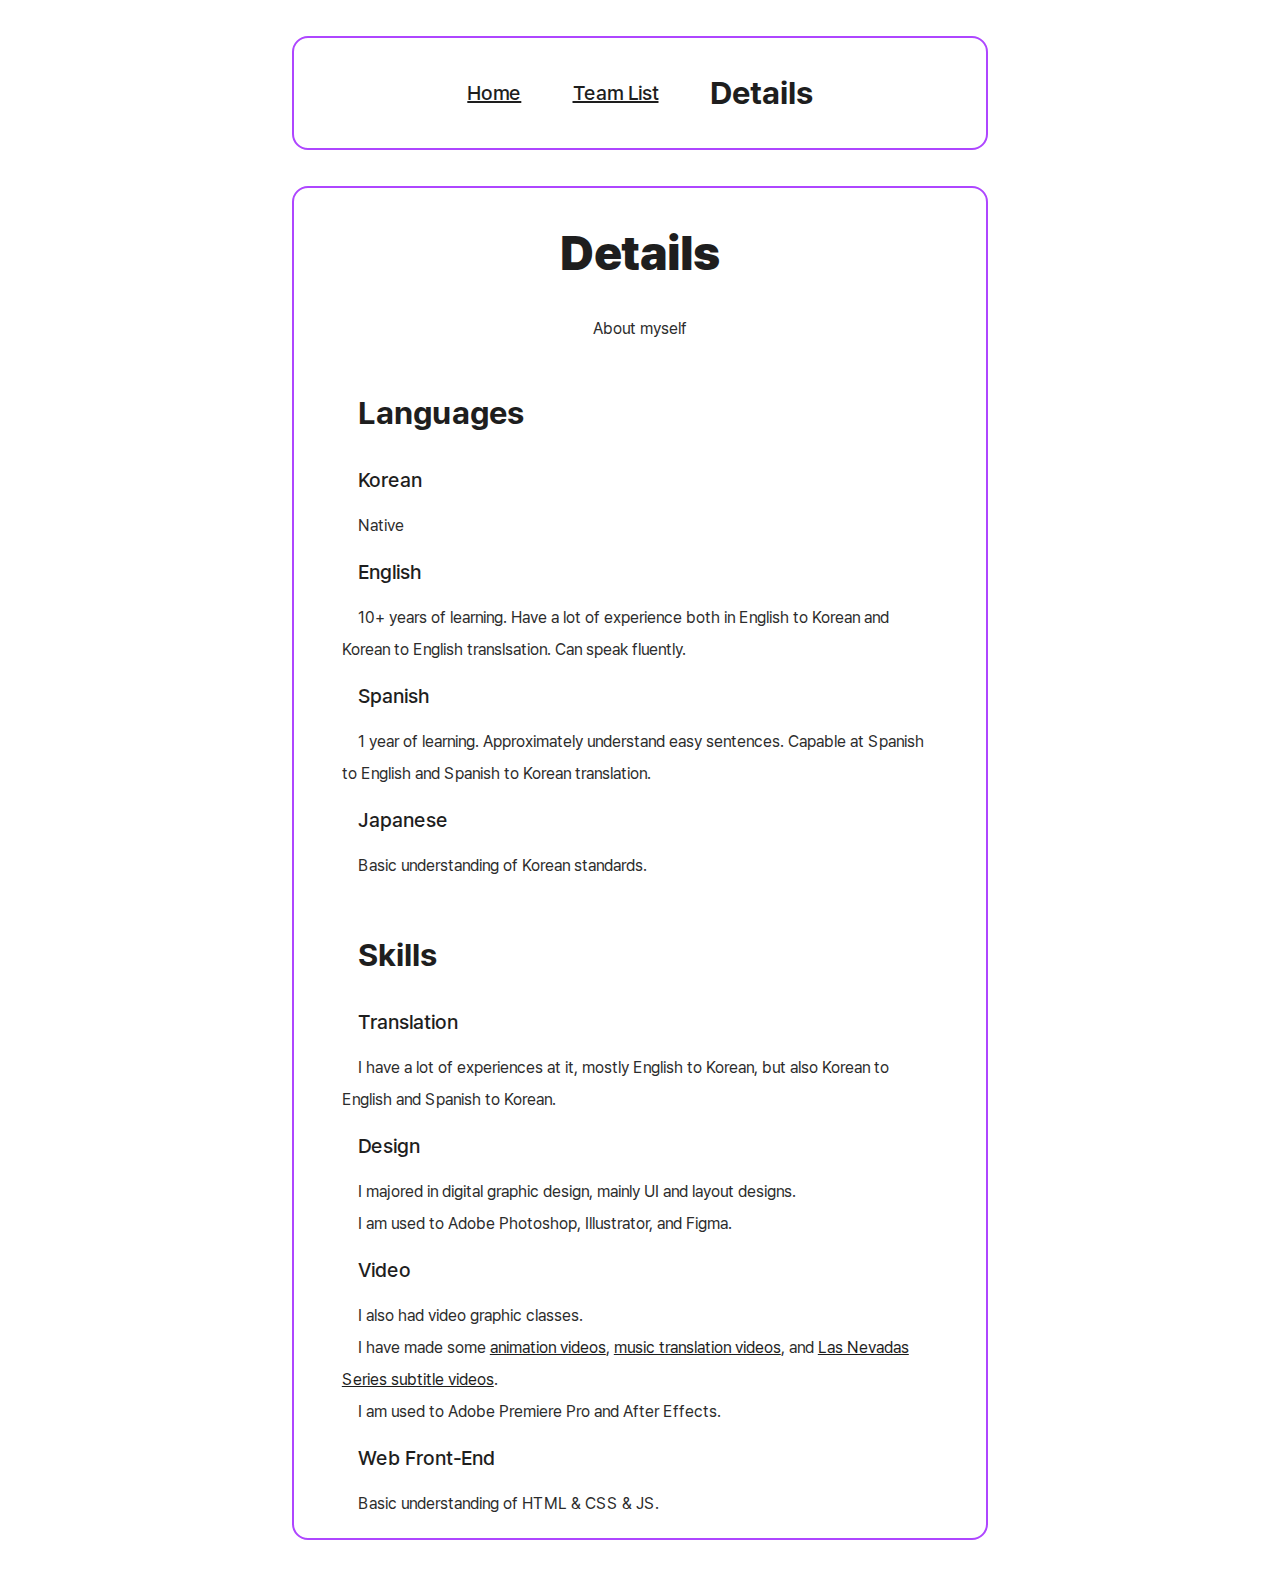
<file: details.html>
<html>
    <head>
        <link href="style.css" rel="stylesheet" media="(orientation: landscape)">
        <link href="mobile.css" rel="stylesheet" media="(orientation: portrait)">
        <meta name="viewport" content="width=device-width, initial-scale=1">
    </head>
    <body>
        <div id="main">
            <div class="section">
                <div class="row">
                    <a href="index.html"><h3>Home</h3></a>
                    <a href="teamlist.html"><h3>Team List</h3></a>
                    <h2>Details</h2>
                </div>
            </div>
            <div class="section">
                <h1>Details</h1>
                <p>About myself</p>
                <div class="teamsection">
                    <div class="teamheader">
                        <h2>Languages</h2>
                    </div>
                    <div class="teamcontent">
                        <div class="skillrow">
                            <h3>Korean</h3>
                            <p>Native</p>
                        </div>
                        <div class="skillrow">
                            <h3>English</h3>
                            <p>
                                10+ years of learning. 
                                Have a lot of experience both in English to Korean and Korean to English translsation. 
                                Can speak fluently.
                            </p>
                        </div>
                        <div class="skillrow">
                            <h3>Spanish</h3>
                            <p>
                                1 year of learning.
                                Approximately understand easy sentences.
                                Capable at Spanish to English and Spanish to Korean translation.
                            </p>
                        </div>
                        <div class="skillrow">
                            <h3>Japanese</h3>
                            <p>Basic understanding of Korean standards.</p>
                        </div>
                    </div>
                </div>
                <div class="teamsection">
                    <div class="teamheader">
                        <h2>Skills</h2>
                    </div>
                    <div class="teamcontent">
                        <div class="skillrow">
                            <h3>Translation</h3>
                            <p>I have a lot of experiences at it, mostly English to Korean, but also Korean to English and Spanish to Korean.</p>
                        </div>
                        <div class="skillrow">
                            <h3>Design</h3>
                            <p>I majored in digital graphic design, mainly UI and layout designs.</p>
                            <p>I am used to Adobe Photoshop, Illustrator, and Figma.</p>
                        </div>
                        <div class="skillrow">
                            <h3>Video</h3>
                            <p>I also had video graphic classes.</p>
                            <p>I have made some <a href="https://www.youtube.com/@NaClishere" target="_blank">animation videos</a>, 
                                <a href="https://www.youtube.com/channel/UCV1-23wf5jxEI4AtOMrpifw" target="_blank">music translation videos</a>, 
                                and <a href="https://youtube.com/playlist?list=PLKIN21jCCuMCCqEu7fijcRDKiJVgN6IAF&si=JSUaxx6h6veuzH9K" target="_blank">Las Nevadas Series subtitle videos</a>.
                            </p>
                            <p>I am used to Adobe Premiere Pro and After Effects.</p>
                        </div>
                        <div class="skillrow">
                            <h3>Web Front-End</h3>
                            <p>Basic understanding of HTML & CSS & JS.</p>
                        </div>
                    </div>
                </div>
            </div>

        </div>
    </body>
</html>
</file>
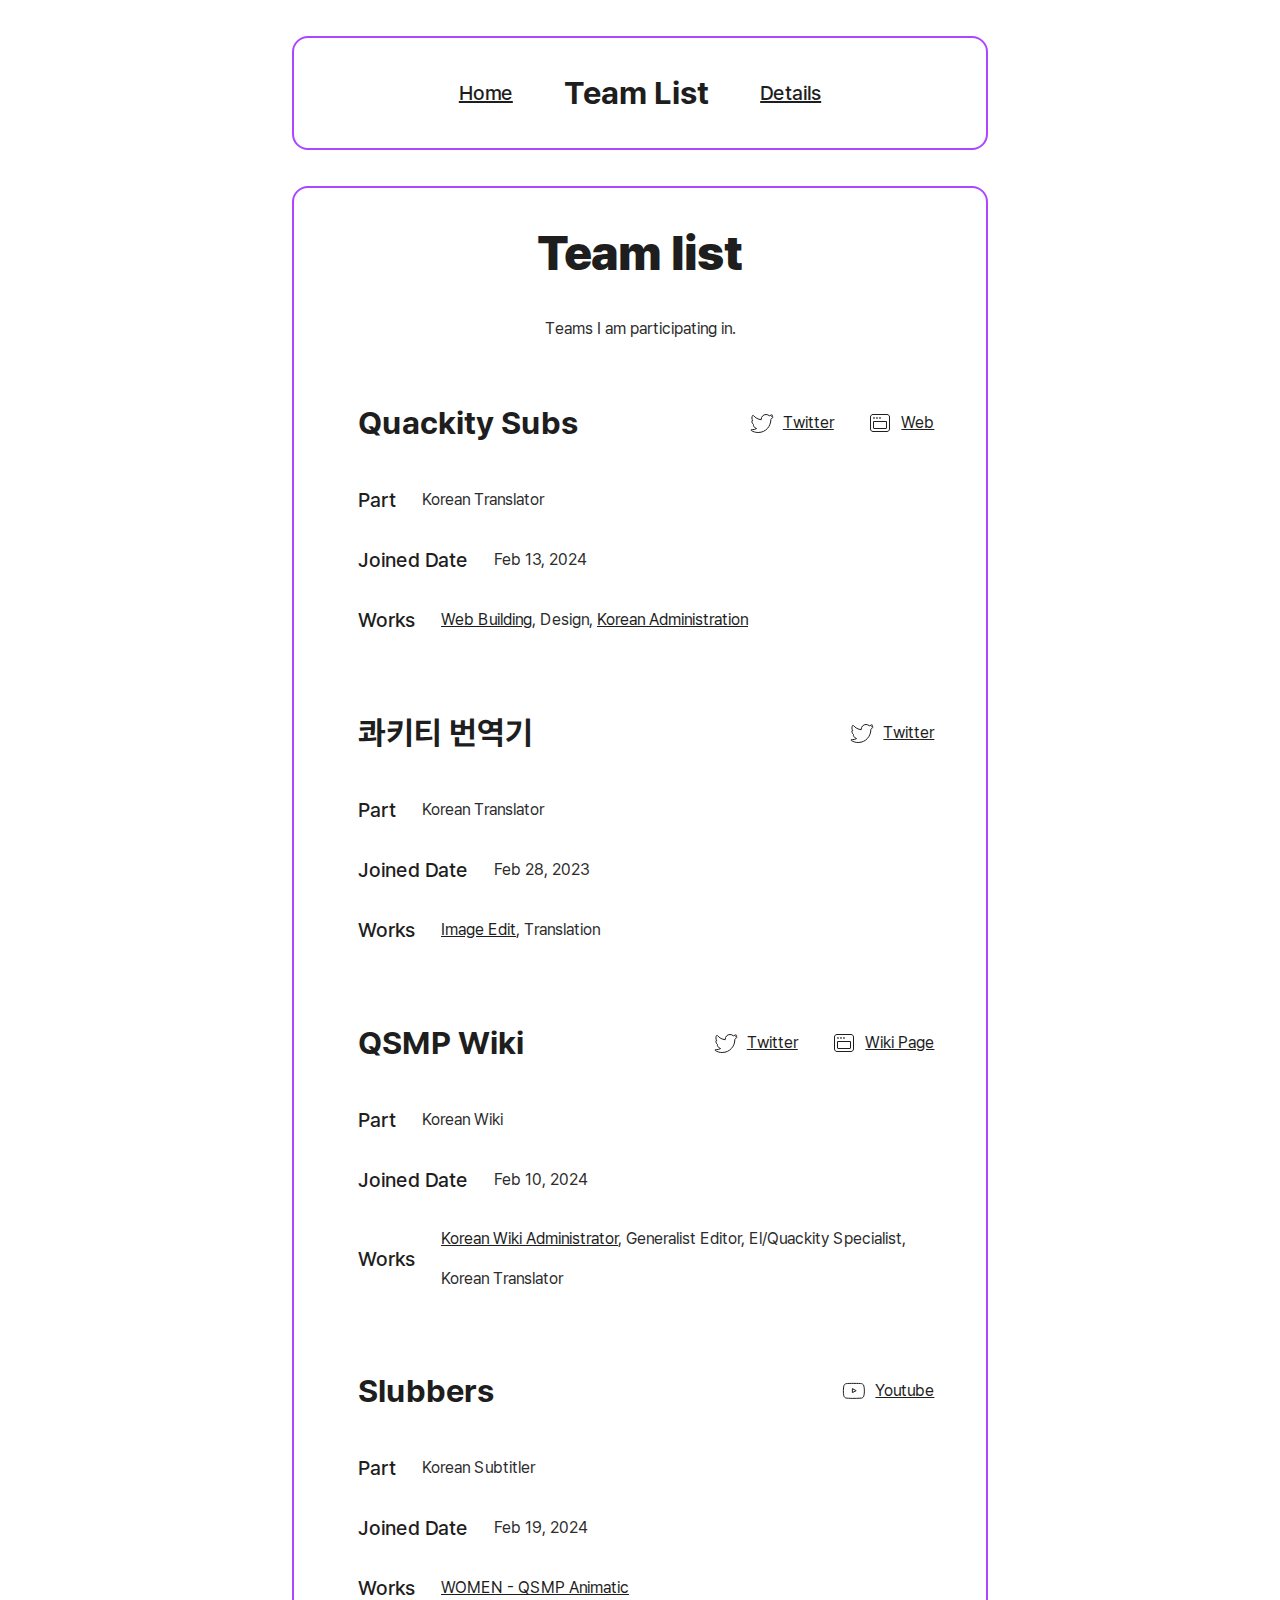
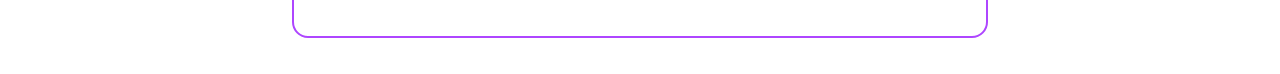
<file: teamlist.html>
<html>
    <head>
        <link href="style.css" rel="stylesheet" media="(orientation: landscape)">
        <link href="mobile.css" rel="stylesheet" media="(orientation: portrait)">
        <meta name="viewport" content="width=device-width, initial-scale=1">
    </head>
    <body>
        <div id="main">
            <div class="section">
                <div class="row">
                    <a href="index.html"><h3>Home</h3></a>
                    <h2>Team List</h2>
                    <a href="details.html"><h3>Details</h3></a>
                </div>
            </div>
            <div class="section">
                <h1>Team list</h1>
                <p>Teams I am participating in.</p>
                <div class="teamsection">
                    <div class="teamheader">
                        <h2>Quackity Subs</h2>
                        <div class="row">
                            <a href="https://twitter.com/QuackitySubs" target="_blank"><div class="social">
                                <img src="source/icon/twitter.svg" alt="@QuackitySubs">
                                <p>Twitter</p>
                            </div></a>
                            <a href="https://eneciel.github.io/quackitysubs" target="_blank"><div class="social">
                                <img src="source/icon/web.svg" alt="eneciel.github.io/quackitysubs">
                                <p>Web</p>
                            </div></a>
                        </div>
                    </div>
                    <div class="teamcontent">
                        <div class="teamrow">
                            <h3>Part</h3>
                            <p>Korean Translator</p>
                        </div>
                        <div class="teamrow">
                            <h3>Joined Date</h3>
                            <p>Feb 13, 2024</p>
                        </div>
                        <div class="teamrow">
                            <h3>Works</h3>
                            <p>
                                <a href="https://eneciel.github.io/quackitysubs" target="_blank">Web Building</a>, 
                                Design, 
                                <a href="https://twitter.com/QuackitySubs/status/1767149376894624077" target="_blank">Korean Administration</a>
                            </p>
                        </div>
                    </div>
                </div>
                <div class="teamsection">
                    <div class="teamheader">
                        <h2>콰키티 번역기</h2>
                        <div class="row">
                            <a href="https://twitter.com/quackitykor" target="_blank"><div class="social">
                                <img src="source/icon/twitter.svg">
                                <p>Twitter</p>
                            </div></a>
                        </div>
                    </div>
                    <div class="teamcontent">
                        <div class="teamrow">
                            <h3>Part</h3>
                            <p>Korean Translator</p>
                        </div>
                        <div class="teamrow">
                            <h3>Joined Date</h3>
                            <p>Feb 28, 2023</p>
                        </div>
                        <div class="teamrow">
                            <h3>Works</h3>
                            <p><a href="https://twitter.com/quackitykor/status/1771382016724082805" target="_blank">Image Edit</a>, Translation</p>
                        </div>
                    </div>
                </div>
                <div class="teamsection">
                    <div class="teamheader">
                        <h2>QSMP Wiki</h2>
                        <div class="row">
                            <a href="https://twitter.com/QsmpWiki" target="_blank"><div class="social">
                                <img src="source/icon/twitter.svg">
                                <p>Twitter</p>
                            </div></a>
                            <a href="https://qsmp.fandom.com/ko/wiki/QSMP_위키" target="_blank"><div class="social">
                                <img src="source/icon/web.svg">
                                <p>Wiki Page</p>
                            </div></a>
                        </div>
                    </div>
                    <div class="teamcontent">
                        <div class="teamrow">
                            <h3>Part</h3>
                            <p>Korean Wiki</p>
                        </div>
                        <div class="teamrow">
                            <h3>Joined Date</h3>
                            <p>Feb 10, 2024</p>
                        </div>
                        <div class="teamrow">
                            <h3>Works</h3>
                            <p>
                                <a href="https://qsmp.fandom.com/ko/wiki/사용자:Eneciel" target="_blank">Korean Wiki Administrator</a>, 
                                Generalist Editor, 
                                El/Quackity Specialist, 
                                Korean Translator
                            </p>
                        </div>
                    </div>
                </div>
                <div class="teamsection">
                    <div class="teamheader">
                        <h2>Slubbers</h2>
                        <div class="row">
                            <a href="https://www.youtube.com/@undeniablyremi" target="_blank"><div class="social">
                                <img src="source/icon/youtube.svg">
                                <p>Youtube</p>
                            </div></a>
                        </div>
                    </div>
                    <div class="teamcontent">
                        <div class="teamrow">
                            <h3>Part</h3>
                            <p>Korean Subtitler</p>
                        </div>
                        <div class="teamrow">
                            <h3>Joined Date</h3>
                            <p>Feb 19, 2024</p>
                        </div>
                        <div class="teamrow">
                            <h3>Works</h3>
                            <p><a href="https://youtu.be/RFlZko4VkUM?si=jESszQsseuNBD9C8" target="_blank">WOMEN - QSMP Animatic</a></p>
                        </div>
                    </div>
                </div>
            </div>
        </div>
    </body>
</html>
</file>
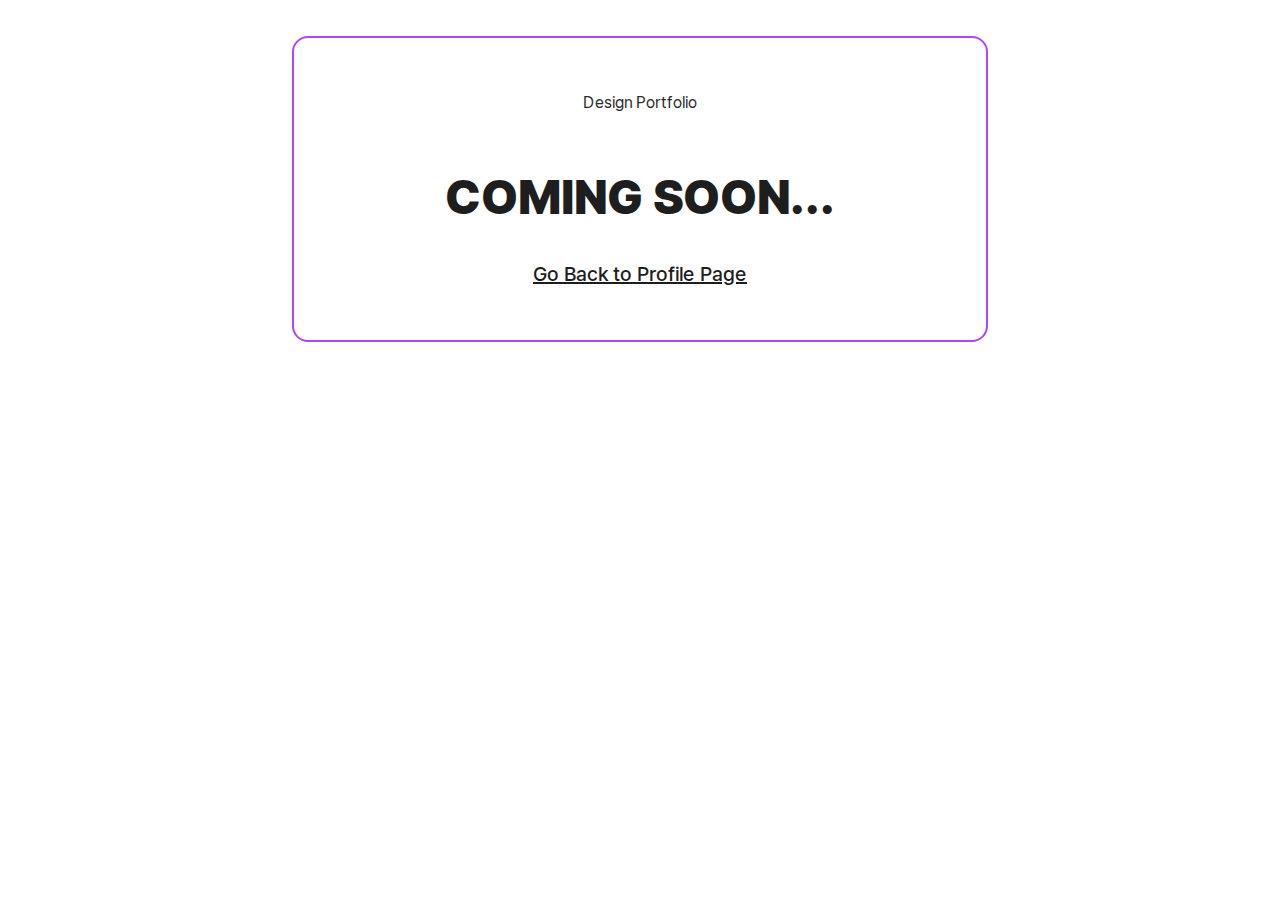
<file: portfolio/design.html>
<html>
    <head>
        <link href="../style.css" rel="stylesheet">
    </head>
    <body>
        <div id="main">
            <div class="section">
                <p style="margin: 4vh 0 0;">Design Portfolio</p>
                <h1>COMING SOON...</h1>
                <a href="../index.html" style="margin: 0 0 4vh;">
                    <h3>Go Back to Profile Page</h3>
                </a>
            </div>
        </div>
    </body>
</html>
</file>
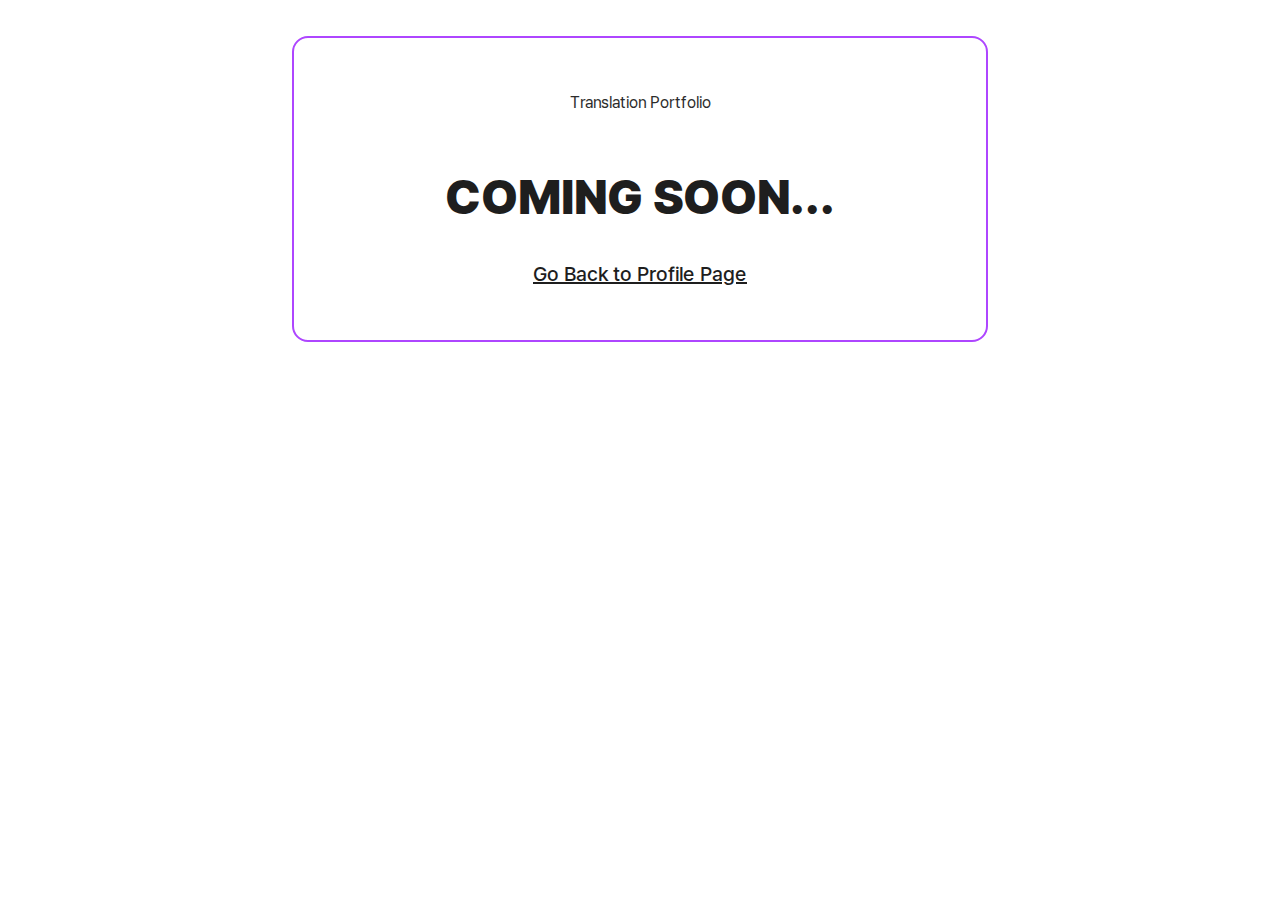
<file: portfolio/translate.html>
<html>
    <head>
        <link href="../style.css" rel="stylesheet">
    </head>
    <body>
        <div id="main">
            <div class="section">
                <p style="margin: 4vh 0 0;">Translation Portfolio</p>
                <h1>COMING SOON...</h1>
                <a href="../index.html" style="margin: 0 0 4vh;">
                    <h3>Go Back to Profile Page</h3>
                </a>
            </div>
        </div>
    </body>
</html>
</file>
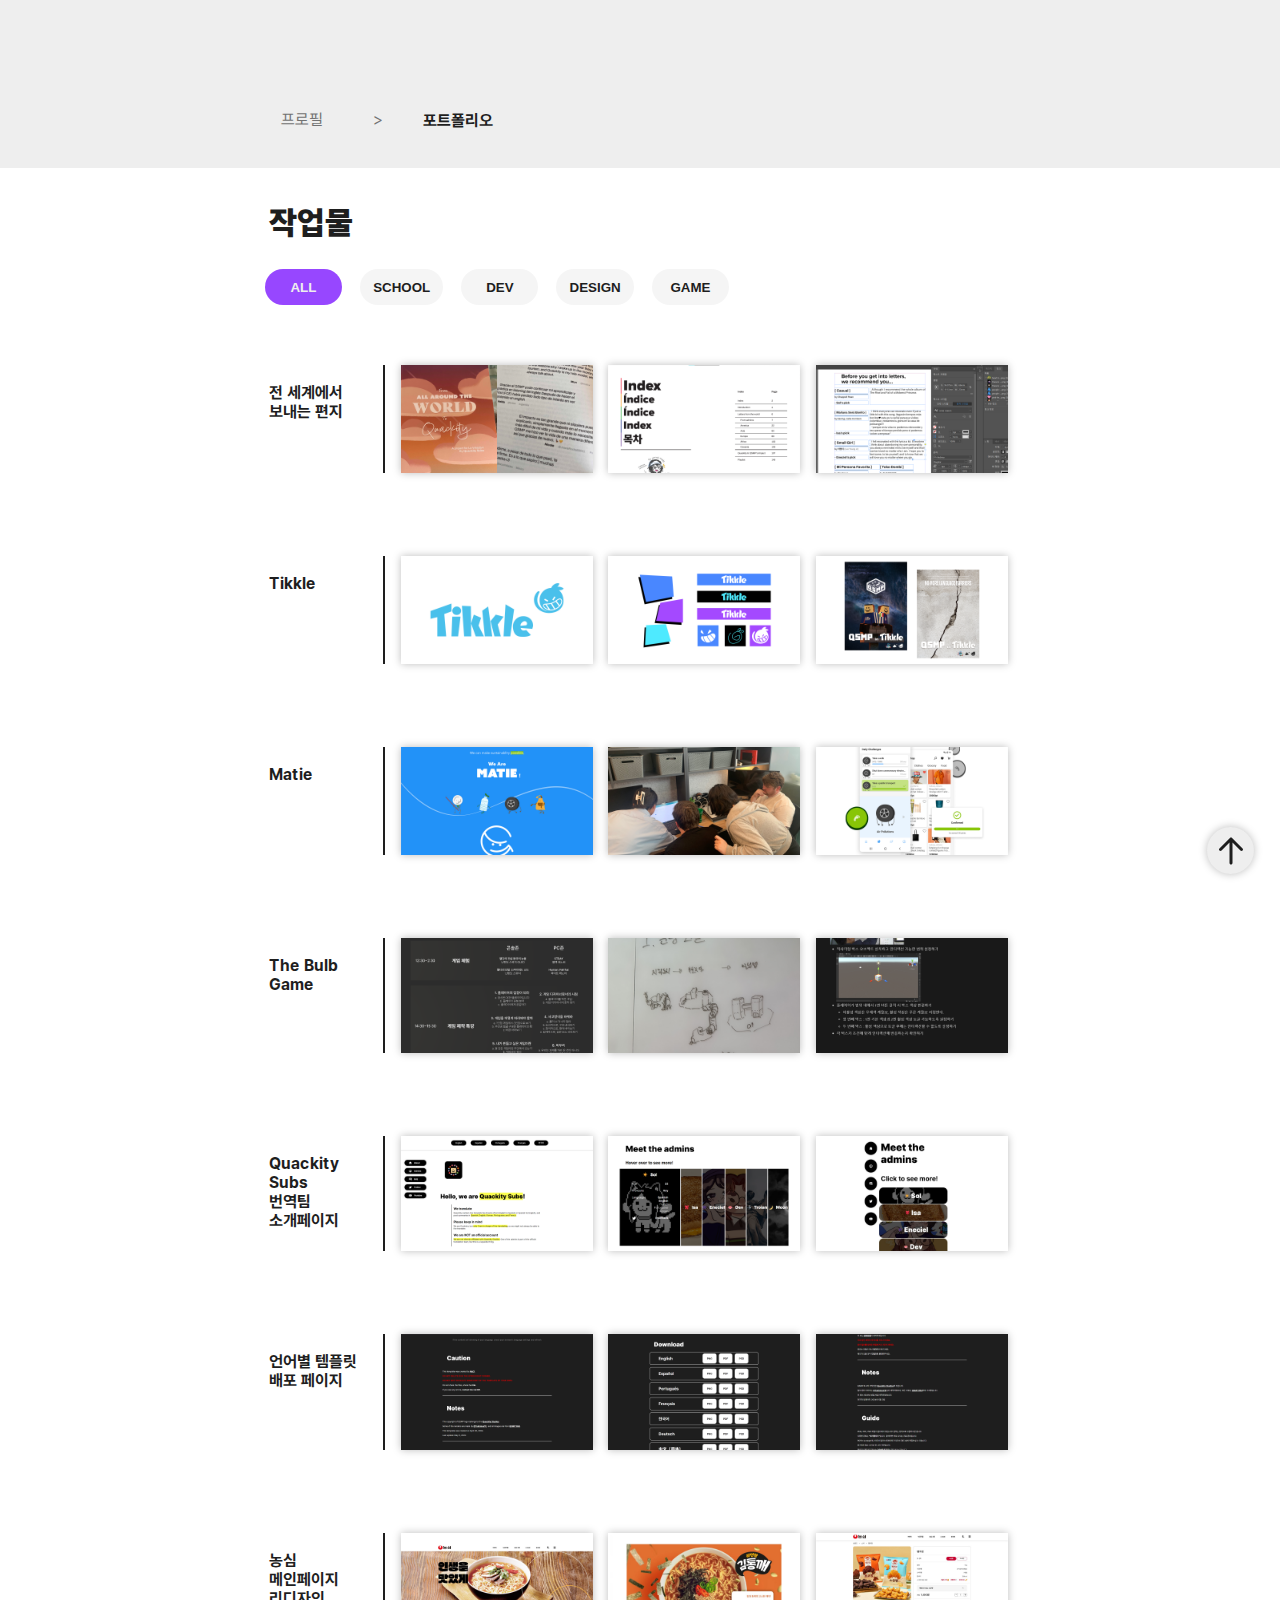
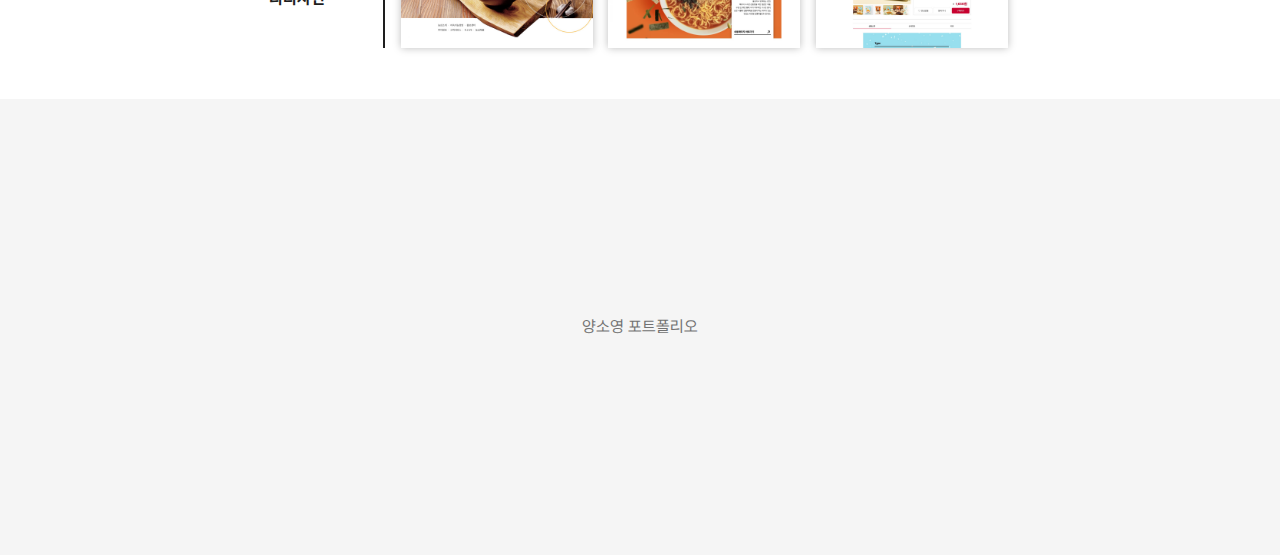
<file: portfolio/web.html>
<html>
    <head>
        <link href="web.css" rel="stylesheet">
        <link href="webmobile.css" rel="stylesheet" media="(orientation: portrait)">
        <title>양소영 웹 포트폴리오</title>
    </head>
    <body>
        <nav id="nav">
            <a href="../index.html"><p>프로필</p></a>
            <a href="#"><p>></p></a>
            <a href="#"><h4>포트폴리오</h4></a>
        </nav>
        <main>
            <h1>작업물</h1>
            <div class="row">
                <button class="filterButton active" data-type="all"><h4>ALL</h4></button>
                <button class="filterButton" data-type="school"><h4>SCHOOL</h4></button>
                <button class="filterButton" data-type="dev"><h4>DEV</h4></button>
                <button class="filterButton" data-type="design"><h4>DESIGN</h4></button>
                <button class="filterButton" data-type="game"><h4>GAME</h4></button>
            </div>
            <a href="designpj/qsubsbook.html"><div class="project" data-type="design">
                <div class="pj-header"><h3>전 세계에서<br>보내는 편지</h3></div>
                <div class="pj-preview">
                    <img src="source/qsubsbook/qsubsbook_preview01.png">
                    <img src="source/qsubsbook/qsubsbook_preview02.png">
                    <img src="source/qsubsbook/qsubsbook_preview03.png">
                </div>
            </div></a>
            <a href="schoolpj/tikkle.html"><div class="project" data-type="school">
                <div class="pj-header"><h3>Tikkle</h3></div>
                <div class="pj-preview">
                    <img src="source/tikkle/tikkleLogo.png">
                    <img src="source/tikkle/preview2.png">
                    <img src="source/tikkle/preview3.png">
                </div>
            </div></a>
            <a href="schoolpj/matie.html"><div class="project" data-type="school">
                <div class="pj-header"><h3>Matie</h3></div>
                <div class="pj-preview">
                    <img src="source/matie/matie_preview_01.png">
                    <img src="source/matie/matie_preview_02.png">
                    <img src="source/matie/matie_preview_03.png">
                </div>
            </div></a>
            <a href="gamepj/thebulbgame.html"><div class="project" data-type="game">
                <div class="pj-header"><h3>The Bulb Game</h3></div>
                <div class="pj-preview">
                    <img src="source/thebulbgame/seminar_01.png">
                    <img src="source/thebulbgame/sketch_01.png">
                    <img src="source/thebulbgame/task_01.png">
                </div>
            </div></a>
            <a href="webpj/qsubs.html"><div class="project" data-type="dev">
                <div class="pj-header"><h3>Quackity Subs<br>번역팀 소개페이지</h3></div>
                <div class="pj-preview">
                    <img src="source/qsubs/main-01.png">
                    <img src="source/qsubs/main-02.png">
                    <img src="source/qsubs/main-03.png">    
                </div>
            </div></a>
            <a href="webpj/templates.html"><div class="project" data-type="dev">
                <div class="pj-header"><h3>언어별 템플릿<br>배포 페이지</h3></div>
                <div class="pj-preview">
                    <img src="source/templates/main-01.png">
                    <img src="source/templates/main-02.png">
                    <img src="source/templates/main-03.png">
                </div>
            </div></a>
            <a href="webpj/nongshim.html"><div class="project" data-type="design">
                <div class="pj-header"><h3>농심 메인페이지<br>리디자인</h3></div>
                <div class="pj-preview">
                    <img src="source/nongshim/nongshim_new_01.png">
                    <img src="source/nongshim/nongshim_new_03.png">
                    <img src="source/nongshim/nongshim_new_06.png">
                </div>
            </div></a>
        </main>
        <footer>
            <p>양소영 포트폴리오</p>
        </footer>

        <a href="#nav" id="TTT">
            <img src="source/up-arrow-stick.svg">
        </a>

        <script>
            document.addEventListener('DOMContentLoaded', function() {
                var filterButtons = document.querySelectorAll('.filterButton');
                var projects = document.querySelectorAll('.project');

                filterButtons.forEach(function(button) {
                    button.addEventListener('click', function() {
                        var type = this.getAttribute('data-type');

                        filterButtons.forEach(function(btn) {
                            btn.classList.remove('active');
                        });
                        this.classList.add('active');

                        projects.forEach(function(projects) {
                            if (type === 'all') {
                                projects.style.display = 'flex';
                            } else {
                                if (projects.getAttribute('data-type') === type) {
                                    projects.style.display = 'flex';
                                } else {
                                    projects.style.display = 'none';
                                }
                            }
                        });
                    });
                });
            });
        </script>
    </body>
</html>
</file>
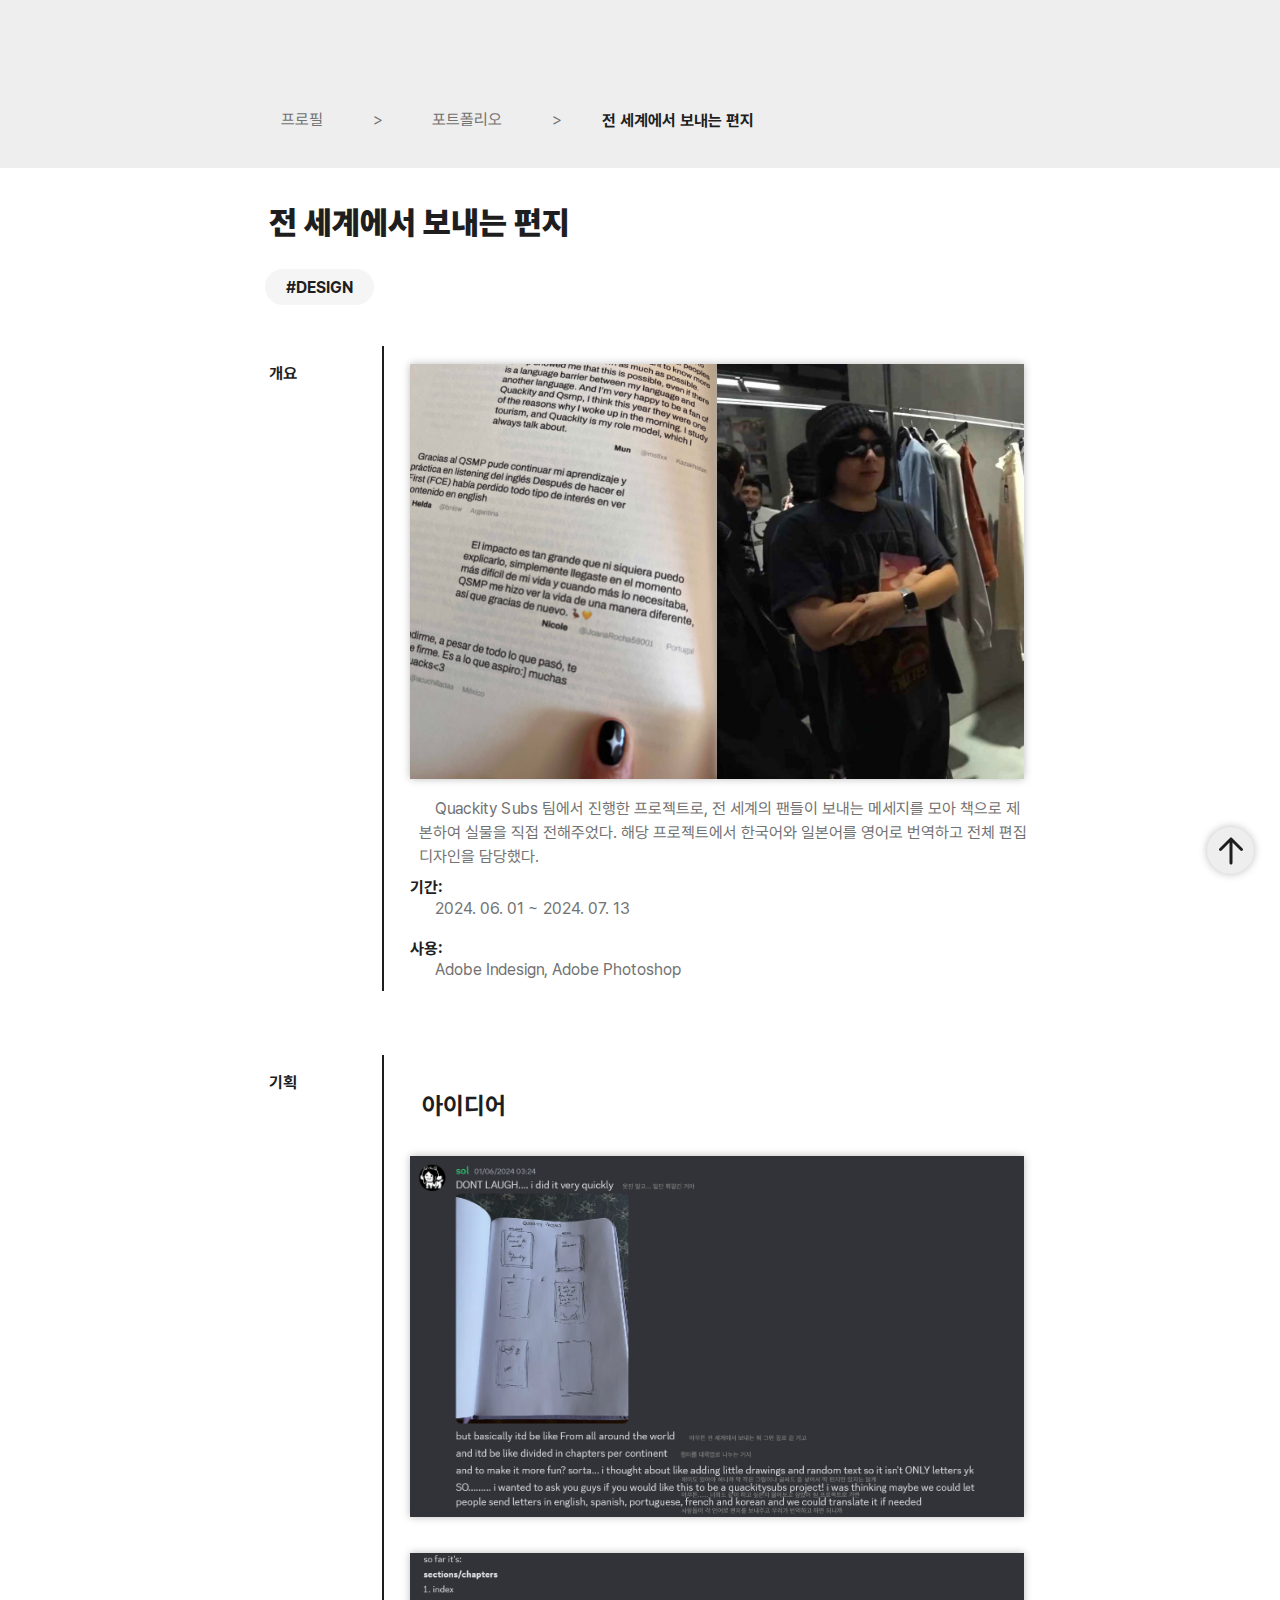
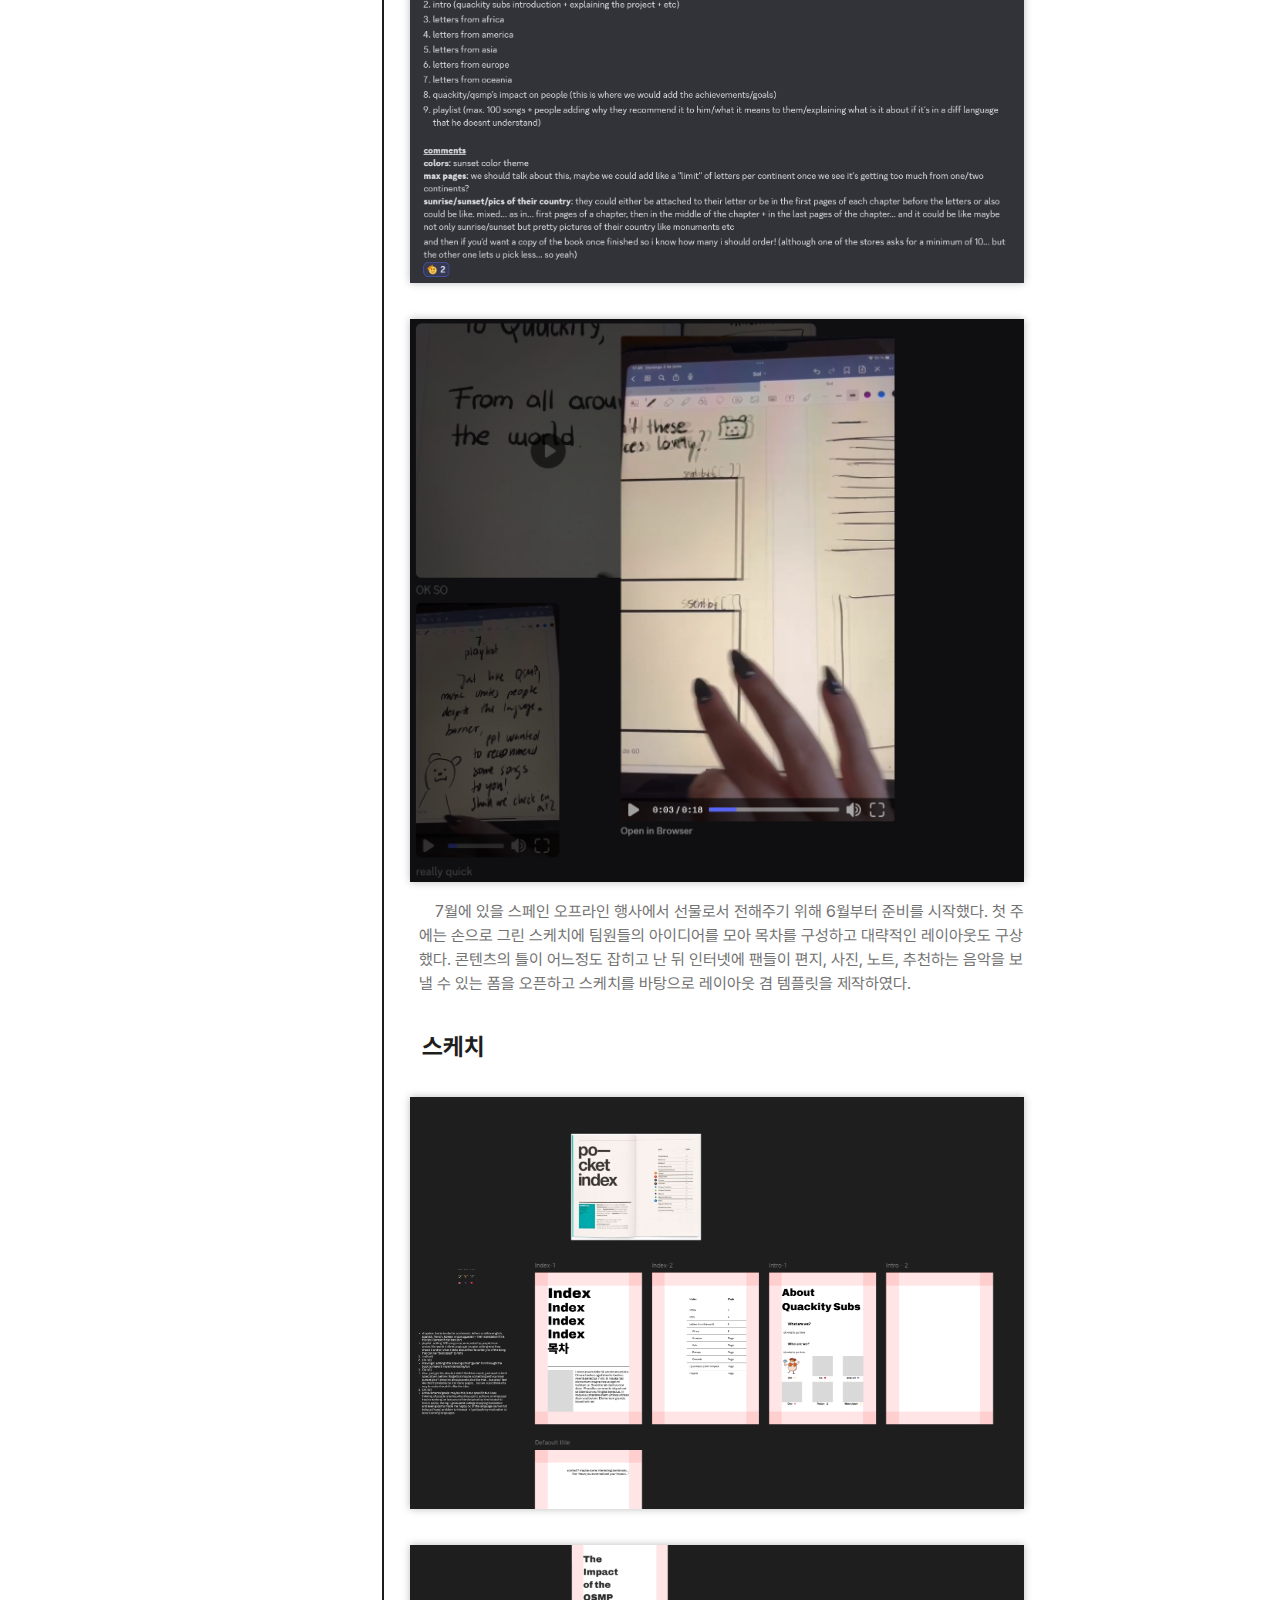
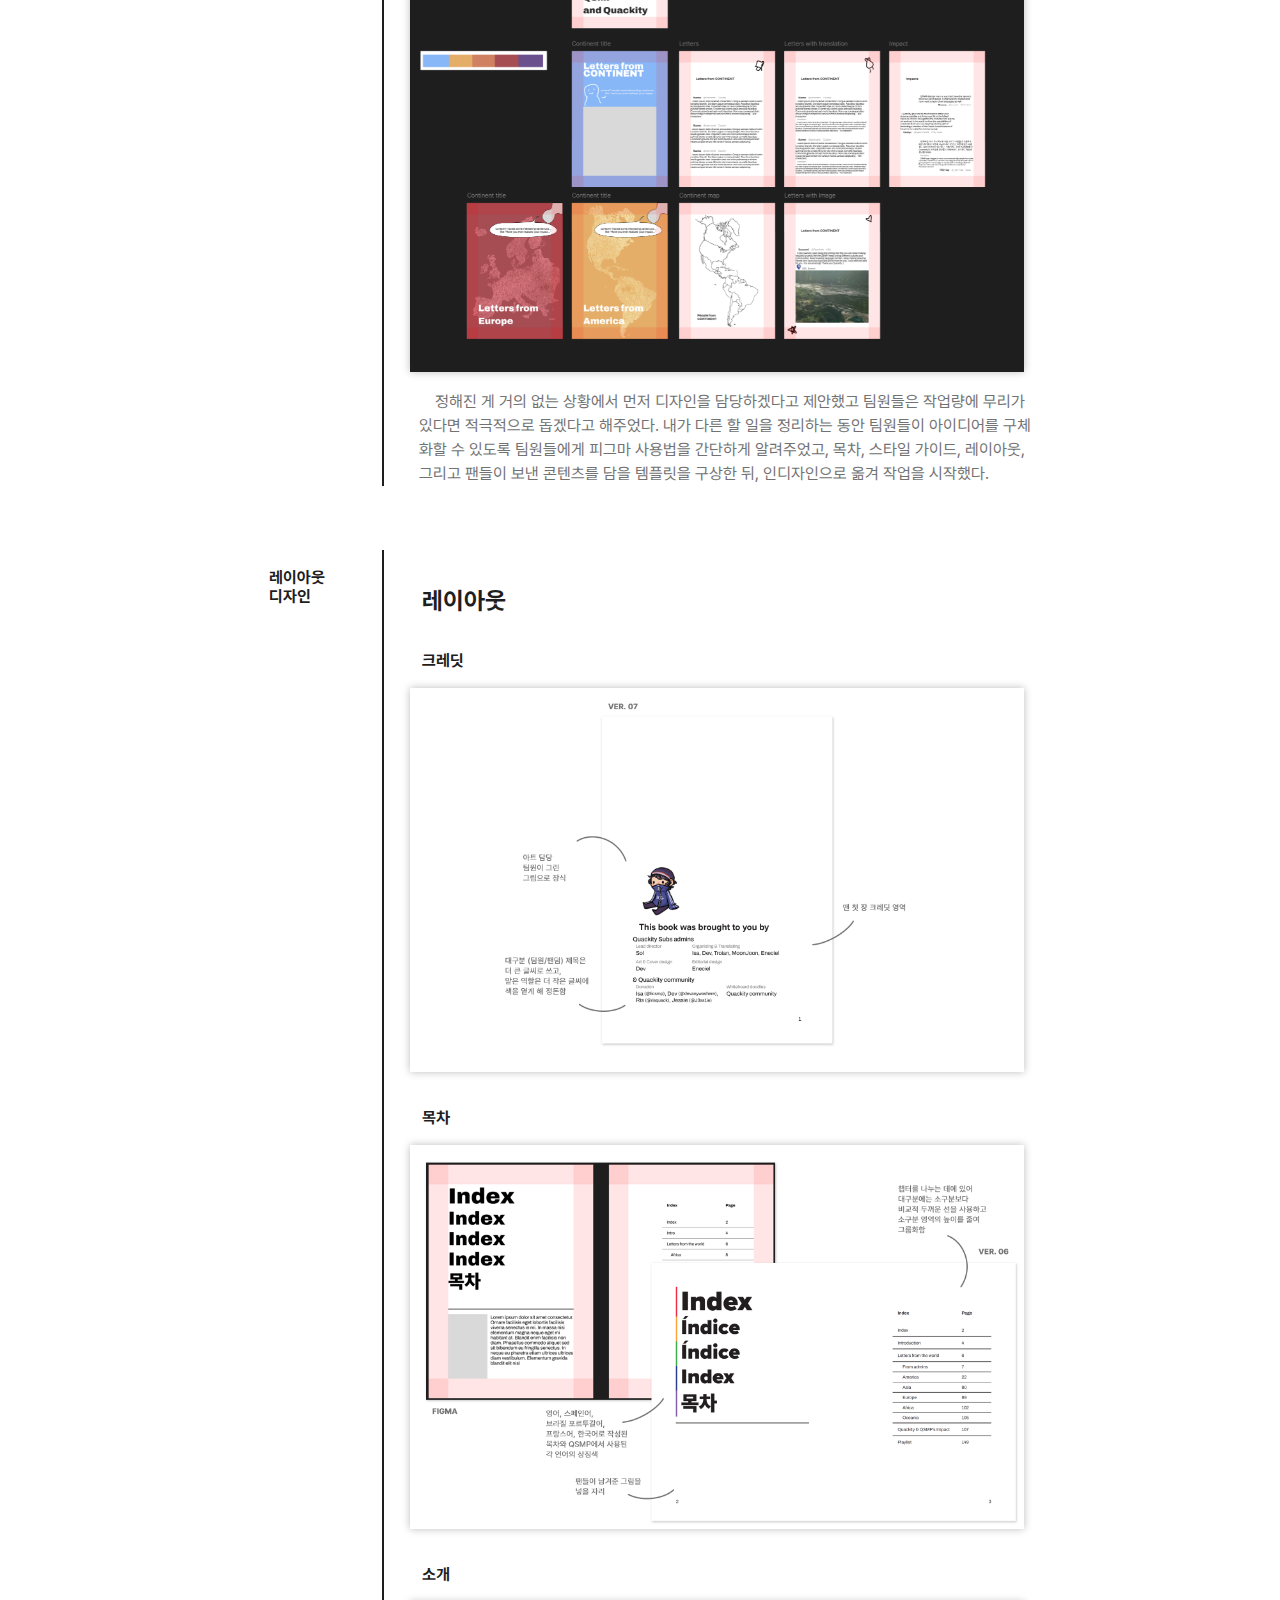
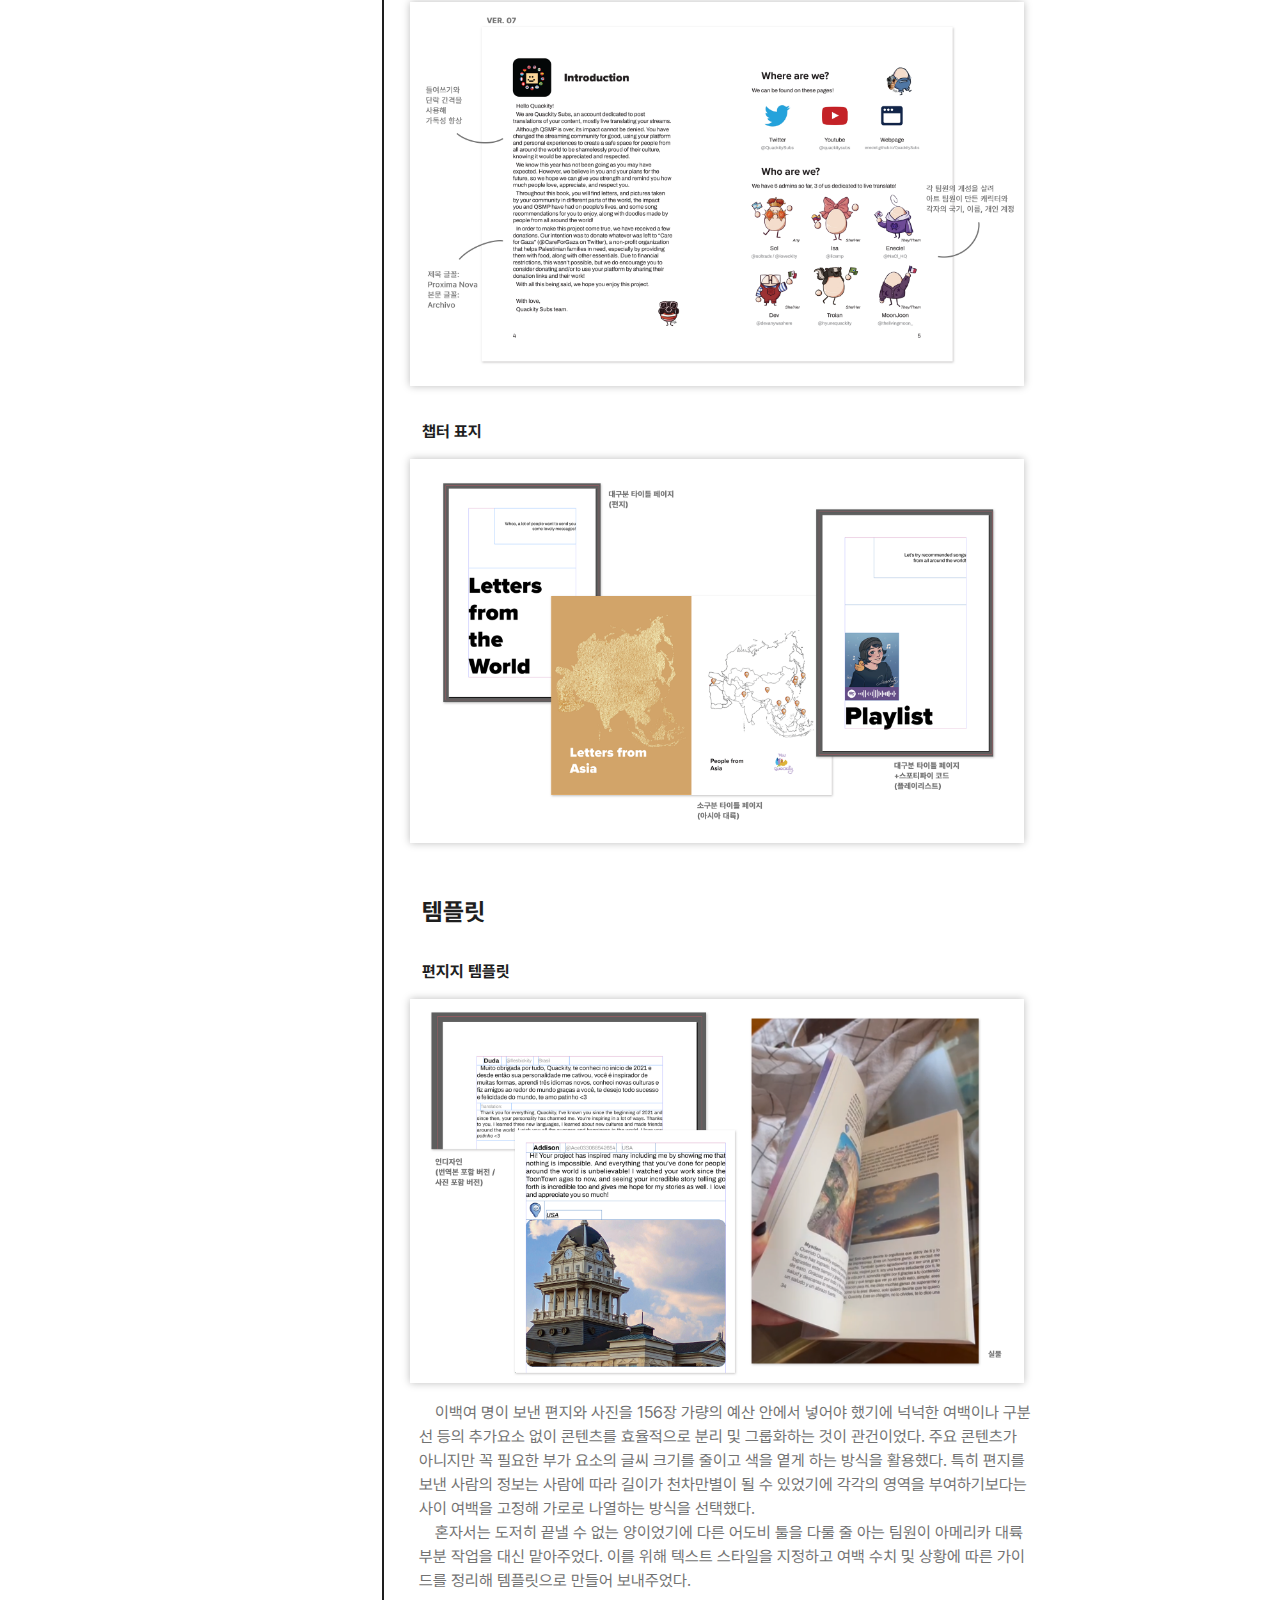
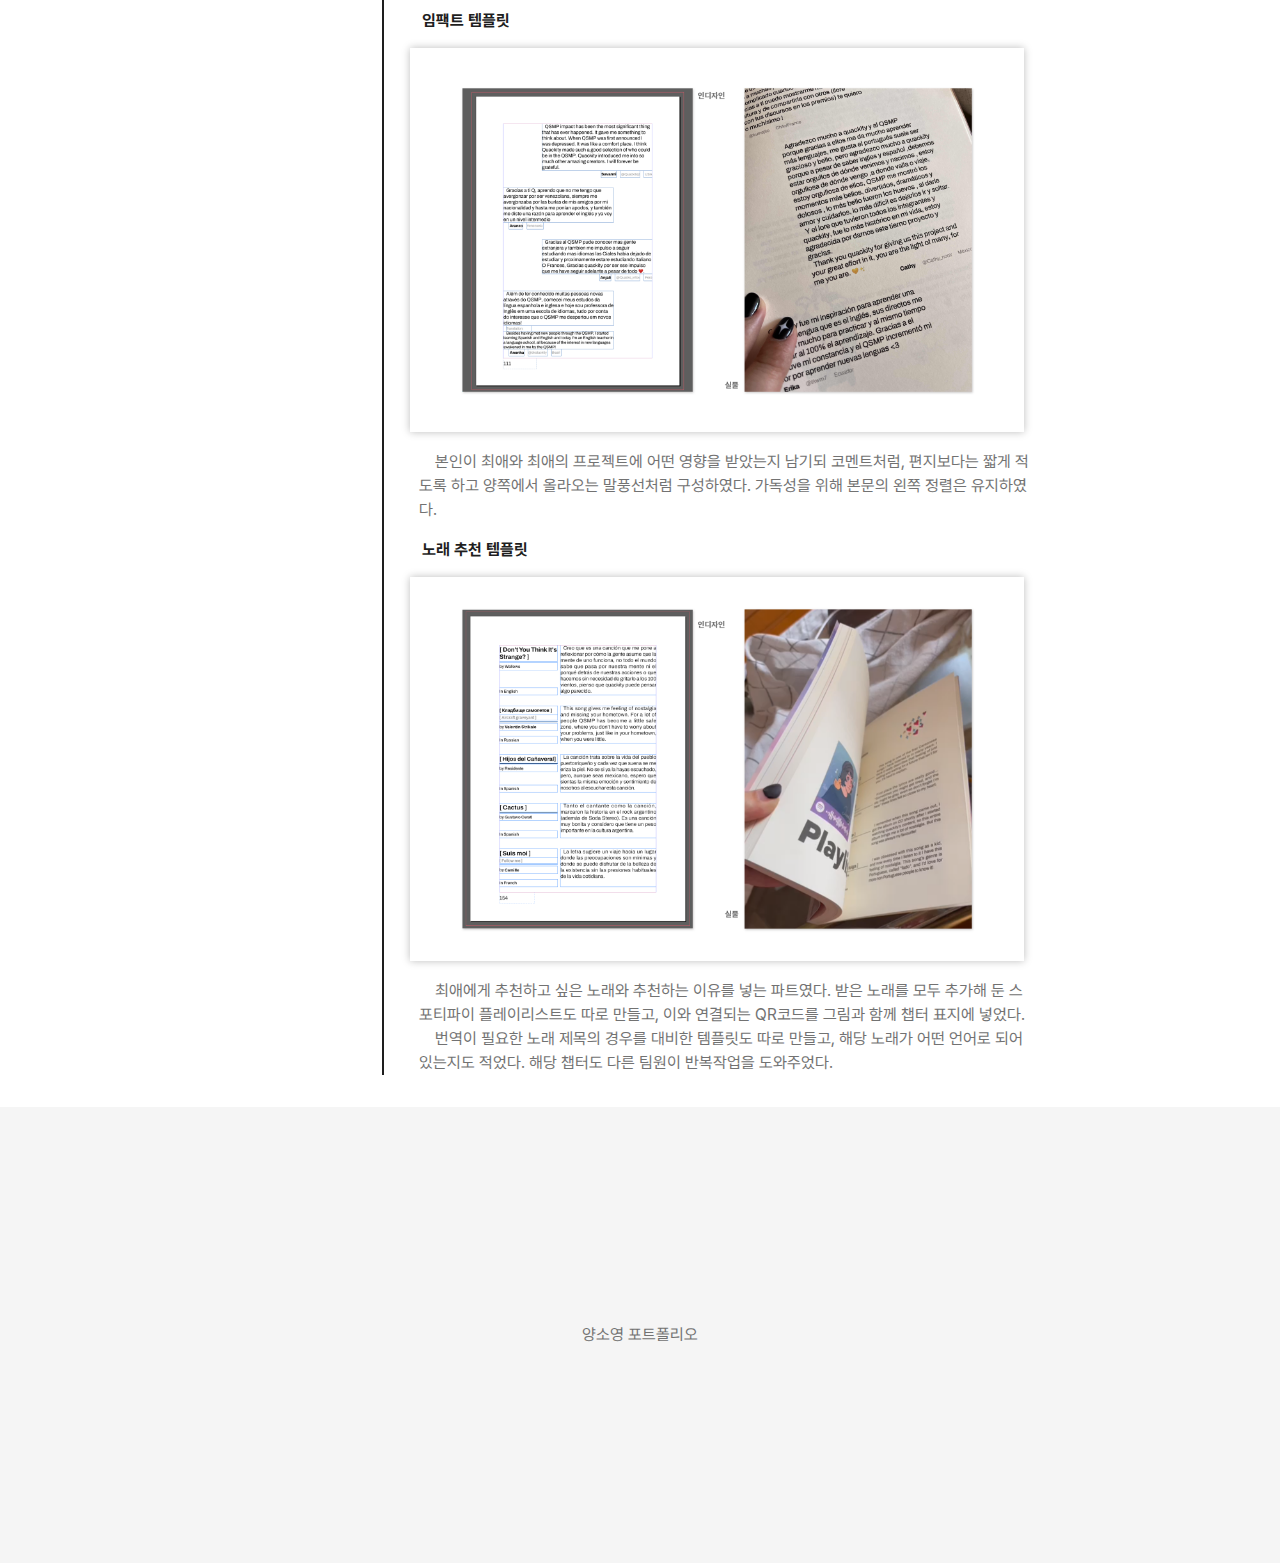
<file: portfolio/designpj/qsubsbook.html>
<html>
    <head>
        <link href="../web.css" rel="stylesheet">
        <title>webpj/qsubsbook</title>
    </head>
    <body>
        <nav id="nav">
            <a href="/index.html"><p>프로필</p></a>
            <a href="#"><p>></p></a>
            <a href="../web.html"><p>포트폴리오</p></a>
            <a href="#"><p>></p></a>
            <a href="#"><h4>전 세계에서 보내는 편지</h4></a>
        </nav>
        <main>
            <h1>전 세계에서 보내는 편지</h1>
            <div class="row">
                <div class="filterButton"><h4>#DESIGN</h4></div>
            </div><!-- 
            <div class="row" style="padding-top: 4vh;">
                <a href="https://eneciel.github.io/quackitysubs" target="_blank"><button>사이트</button></a>
                <a href="https://github.com/eneciel/quackitysubs" target="_blank"><button>깃허브</button></a>
            </div> -->
            <div class="project">
                <div class="pj-header"><h3>개요</h3></div>
                <div class="pj-section">
                    <div class="row">
                        <img src="../source/qsubsbook/qsubsbook_inner01_editorial.jpg" style="width: 50%; height: auto;">
                        <img src="../source/qsubsbook/qsubsbook_quackity.jpg" style="width: 50%; height: auto;">
                    </div>
                    <p>Quackity Subs 팀에서 진행한 프로젝트로, 전 세계의 팬들이 보내는 메세지를 모아
                        책으로 제본하여 실물을 직접 전해주었다.
                        해당 프로젝트에서 한국어와 일본어를 영어로 번역하고
                        전체 편집디자인을 담당했다.
                    </p>
                    <div style="padding: 1vh 0;">
                        <h4>기간:</h4>
                        <p>2024. 06. 01 ~ 2024. 07. 13</p>
                    </div>
                    <div style="padding: 1vh 0;">
                        <h4>사용:</h4>
                        <p>Adobe Indesign, Adobe Photoshop</p>
                    </div>
                </div>
            </div>
            <div class="project">
                <div class="pj-header"><h3>기획</h3></div>
                <div class="pj-section">
                    <h2>아이디어</h2>
                    <img src="../source/qsubsbook/qsubsbook_step1_01.png">
                    <img src="../source/qsubsbook/qsubsbook_step1_02.png">
                    <img src="../source/qsubsbook/qsubsbook_step1_03.png">
                    <p>
                        7월에 있을 스페인 오프라인 행사에서 선물로서 전해주기 위해 6월부터 준비를 시작했다.
                        첫 주에는 손으로 그린 스케치에 팀원들의 아이디어를 모아 목차를 구성하고 대략적인 레이아웃도 구상했다.
                        콘텐츠의 틀이 어느정도 잡히고 난 뒤 인터넷에 팬들이 편지, 사진, 노트, 추천하는 음악을 보낼 수 있는 폼을 오픈하고 
                        스케치를 바탕으로 레이아웃 겸 템플릿을 제작하였다.
                    </p>
                    <h2>스케치</h2>
                    <img src="../source/qsubsbook/qsubsbook_step1_04.png">
                    <img src="../source/qsubsbook/qsubsbook_step1_05.png">
                    <p>
                        정해진 게 거의 없는 상황에서 먼저 디자인을 담당하겠다고 제안했고 팀원들은 작업량에 무리가 있다면 적극적으로 돕겠다고 해주었다.
                        내가 다른 할 일을 정리하는 동안 팀원들이 아이디어를 구체화할 수 있도록 팀원들에게 피그마 사용법을 간단하게 알려주었고,
                        목차, 스타일 가이드, 레이아웃, 그리고 팬들이 보낸 콘텐츠를 담을 템플릿을 구상한 뒤, 인디자인으로 옮겨 작업을 시작했다.
                    </p>
                </div>
            </div>
            <div class="project">
                <div class="pj-header"><h3>레이아웃 디자인</h3></div>
                <div class="pj-section">
                    <h2>레이아웃</h2>
                    <h3>크레딧</h3>
                    <img src="../source/qsubsbook/qsubsbook_layout_01_credit.png">
                    <h3>목차</h3>
                    <img src="../source/qsubsbook/qsubsbook_layout_02_index.png">
                    <h3>소개</h3>
                    <img src="../source/qsubsbook/qsubsbook_layout_03_intro.png">
                    <h3>챕터 표지</h3>
                    <img src="../source/qsubsbook/qsubsbook_layout_07_titles.png">
                    <h2>템플릿</h2>
                    <h3>편지지 템플릿</h3>
                    <img src="../source/qsubsbook/qsubsbook_layout_04_letter.png">
                    <p>
                        이백여 명이 보낸 편지와 사진을 156장 가량의 예산 안에서 넣어야 했기에
                        넉넉한 여백이나 구분선 등의 추가요소 없이 콘텐츠를 효율적으로 분리 및 그룹화하는 것이 관건이었다.
                        주요 콘텐츠가 아니지만 꼭 필요한 부가 요소의 글씨 크기를 줄이고 색을 옅게 하는 방식을 활용했다.
                        특히 편지를 보낸 사람의 정보는 사람에 따라 길이가 천차만별이 될 수 있었기에 
                        각각의 영역을 부여하기보다는 사이 여백을 고정해 가로로 나열하는 방식을 선택했다.
                    </p>
                    <p>
                        혼자서는 도저히 끝낼 수 없는 양이었기에 다른 어도비 툴을 다룰 줄 아는 팀원이
                        아메리카 대륙 부분 작업을 대신 맡아주었다. 이를 위해 텍스트 스타일을 지정하고 여백 수치 및
                        상황에 따른 가이드를 정리해 템플릿으로 만들어 보내주었다.
                    </p>
                    <h3>임팩트 템플릿</h3>
                    <img src="../source/qsubsbook/qsubsbook_layout_05_impact.png">
                    <p>
                        본인이 최애와 최애의 프로젝트에 어떤 영향을 받았는지 남기되 코멘트처럼, 편지보다는 짧게 적도록 하고
                        양쪽에서 올라오는 말풍선처럼 구성하였다. 가독성을 위해 본문의 왼쪽 정렬은 유지하였다.
                    </p>
                    <h3>노래 추천 템플릿</h3>
                    <img src="../source/qsubsbook/qsubsbook_layout_06_playlist.png">
                    <p>
                        최애에게 추천하고 싶은 노래와 추천하는 이유를 넣는 파트였다. 
                        받은 노래를 모두 추가해 둔 스포티파이 플레이리스트도 따로 만들고, 이와 연결되는 QR코드를
                        그림과 함께 챕터 표지에 넣었다.
                    </p>
                    <p>
                        번역이 필요한 노래 제목의 경우를 대비한 템플릿도 따로 만들고, 해당 노래가 어떤 언어로 되어있는지도 적었다.
                        해당 챕터도 다른 팀원이 반복작업을 도와주었다.
                    </p>
                </div>
            </div>
        </main>
        <footer>
            <p>양소영 포트폴리오</p>
        </footer>

        <a href="#nav" id="TTT">
            <img src="../source/up-arrow-stick.svg">
        </a>
    </body>
</html>
</file>
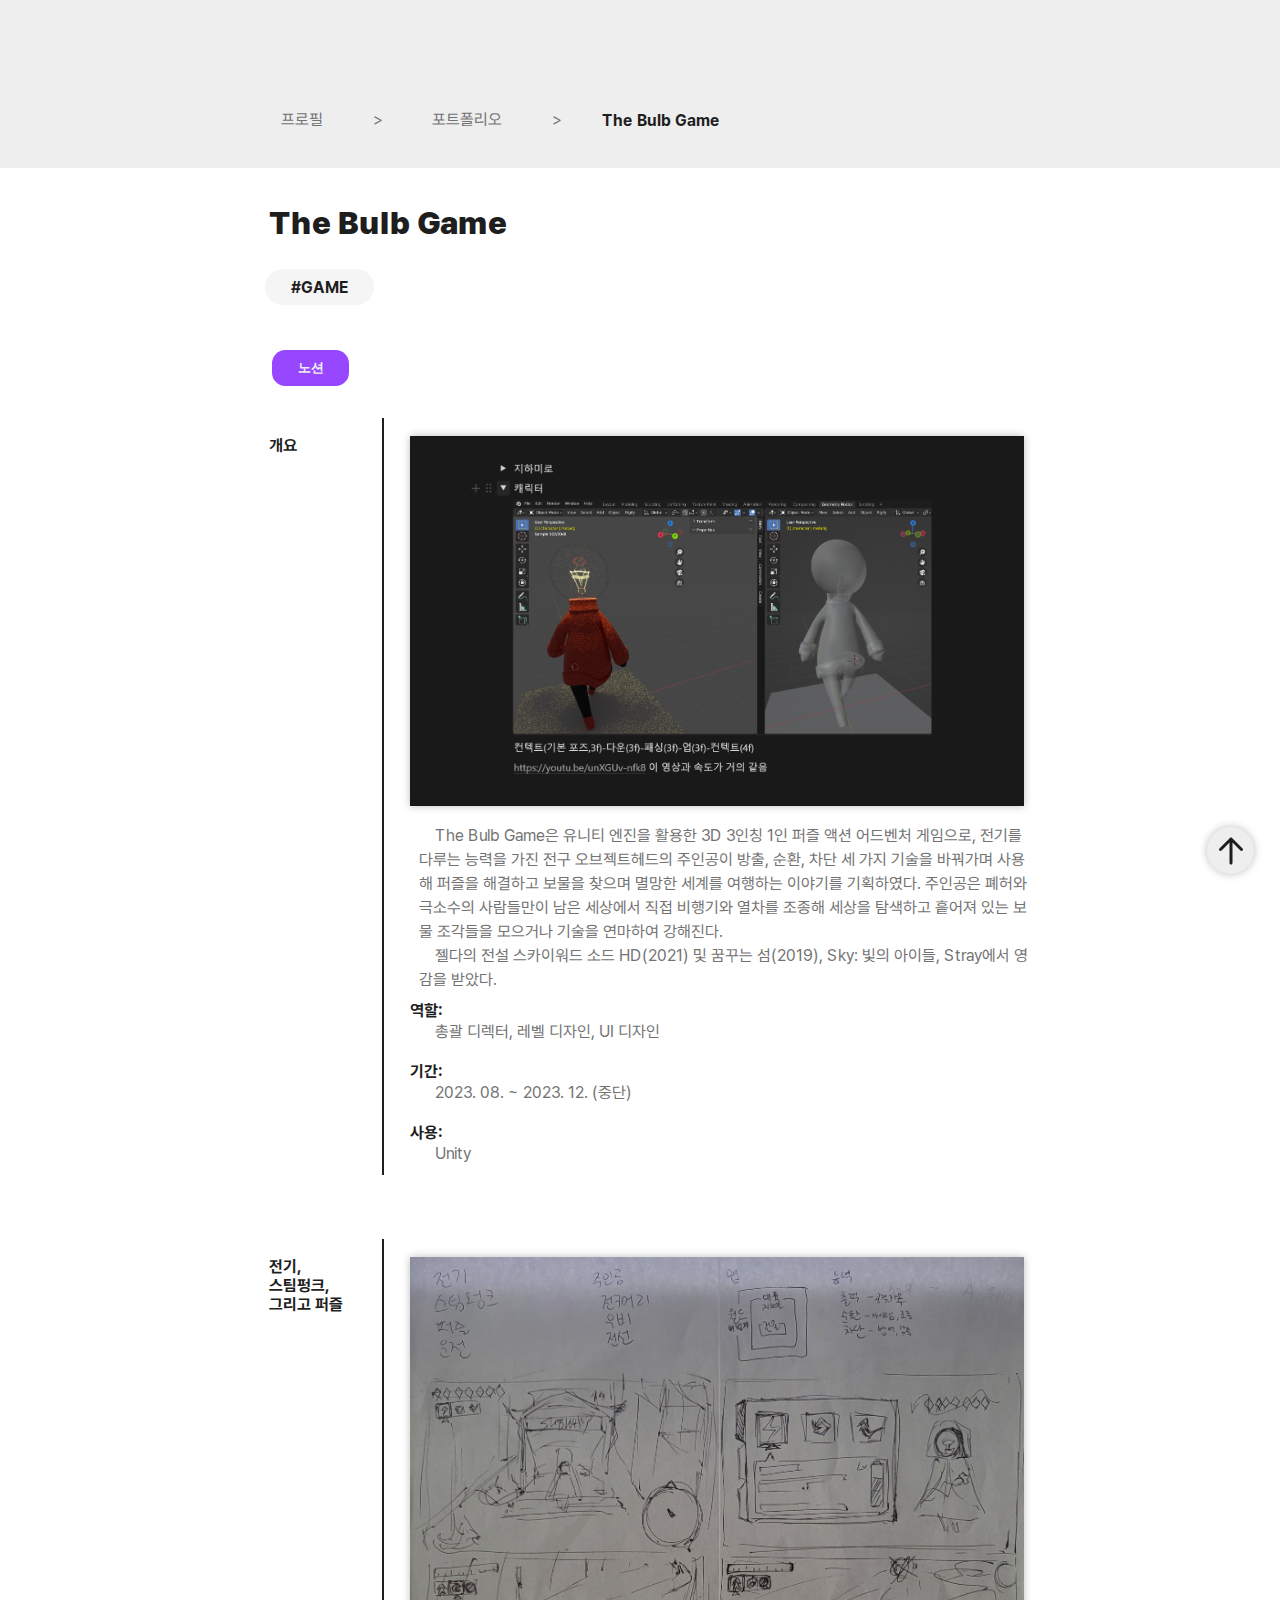
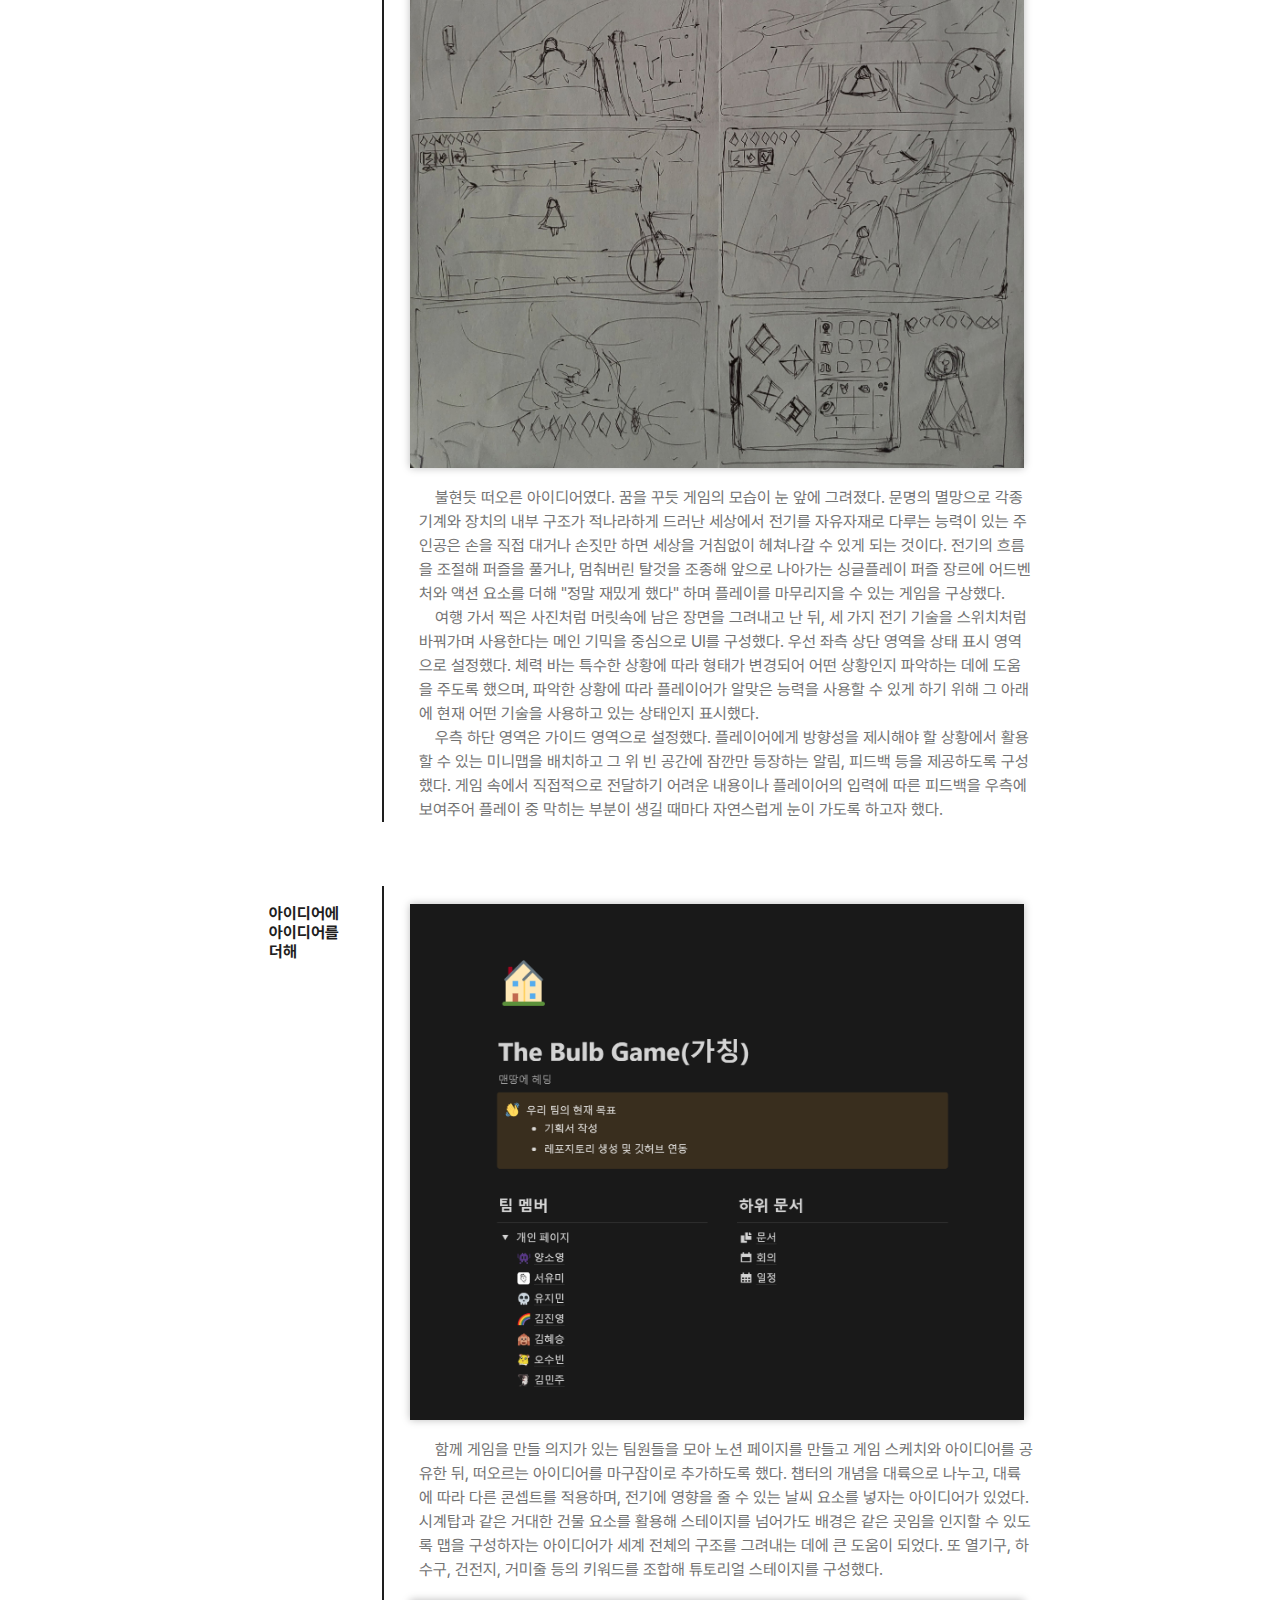
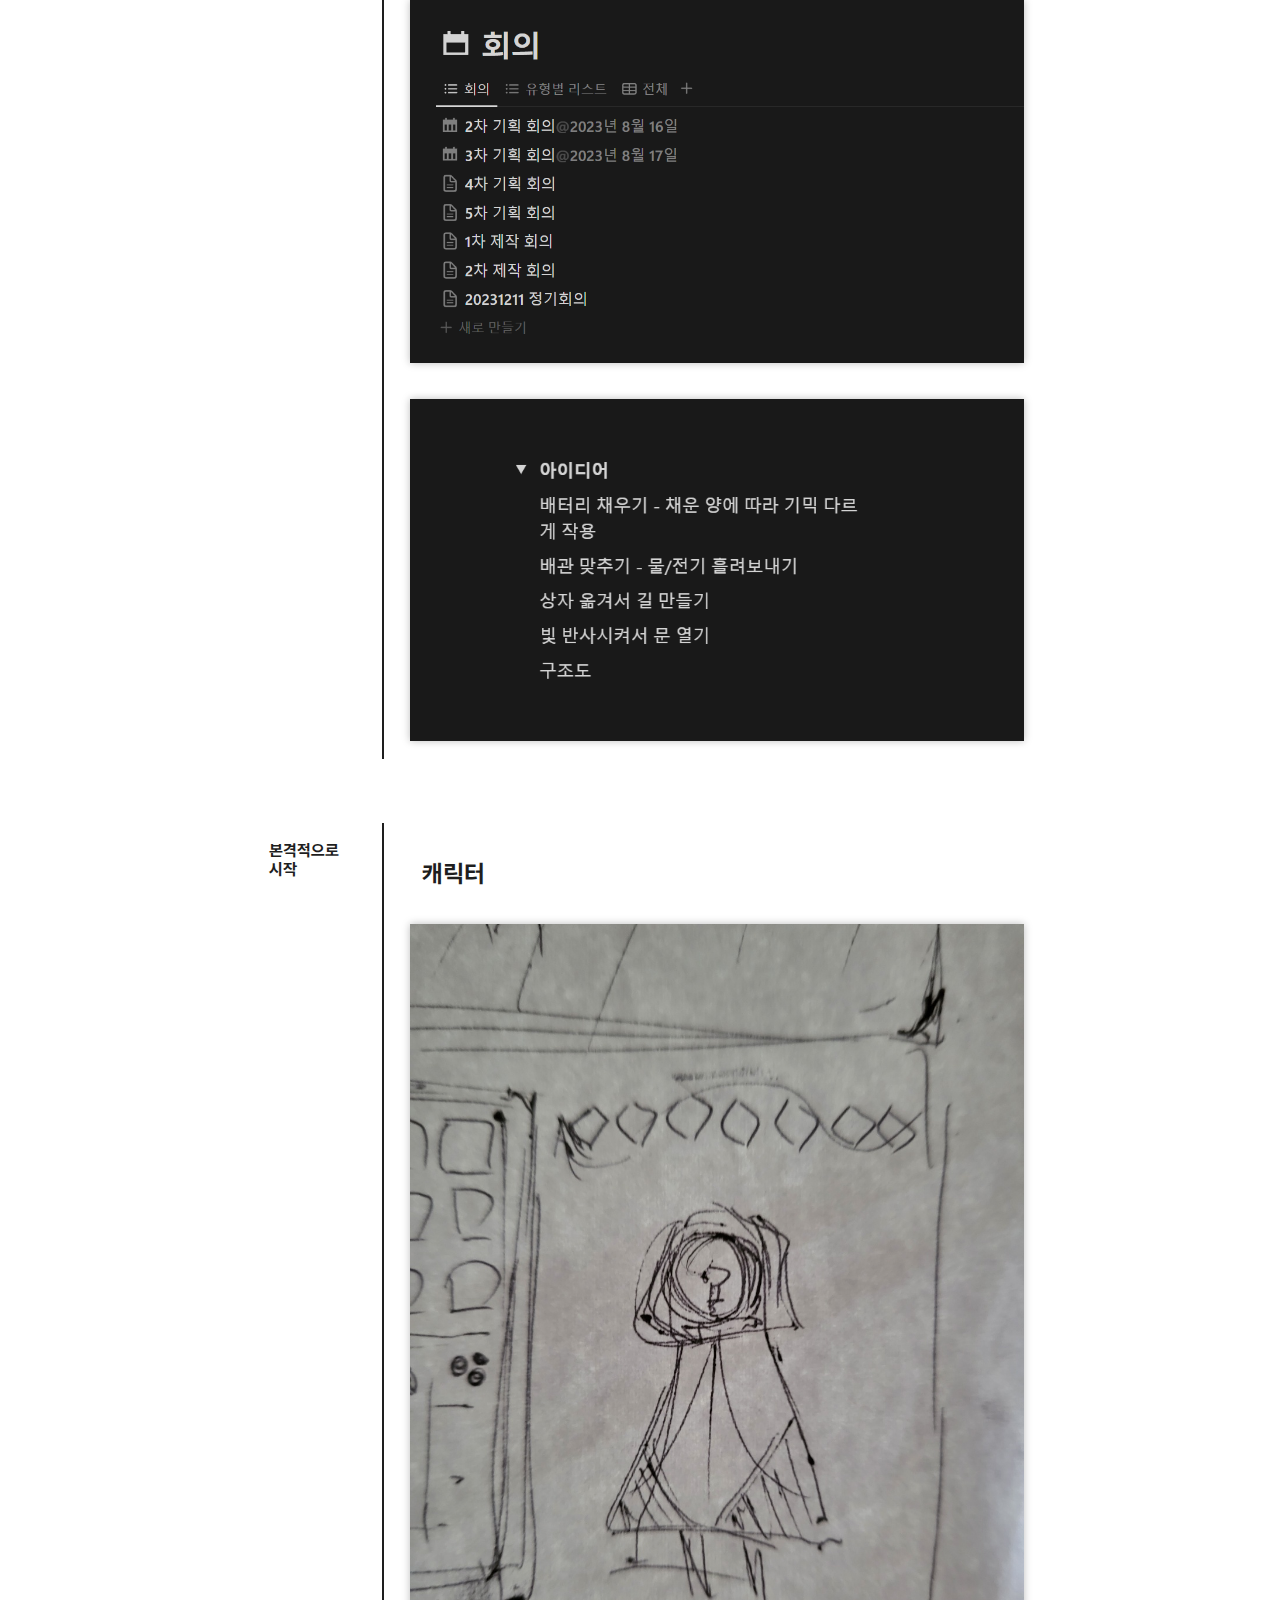
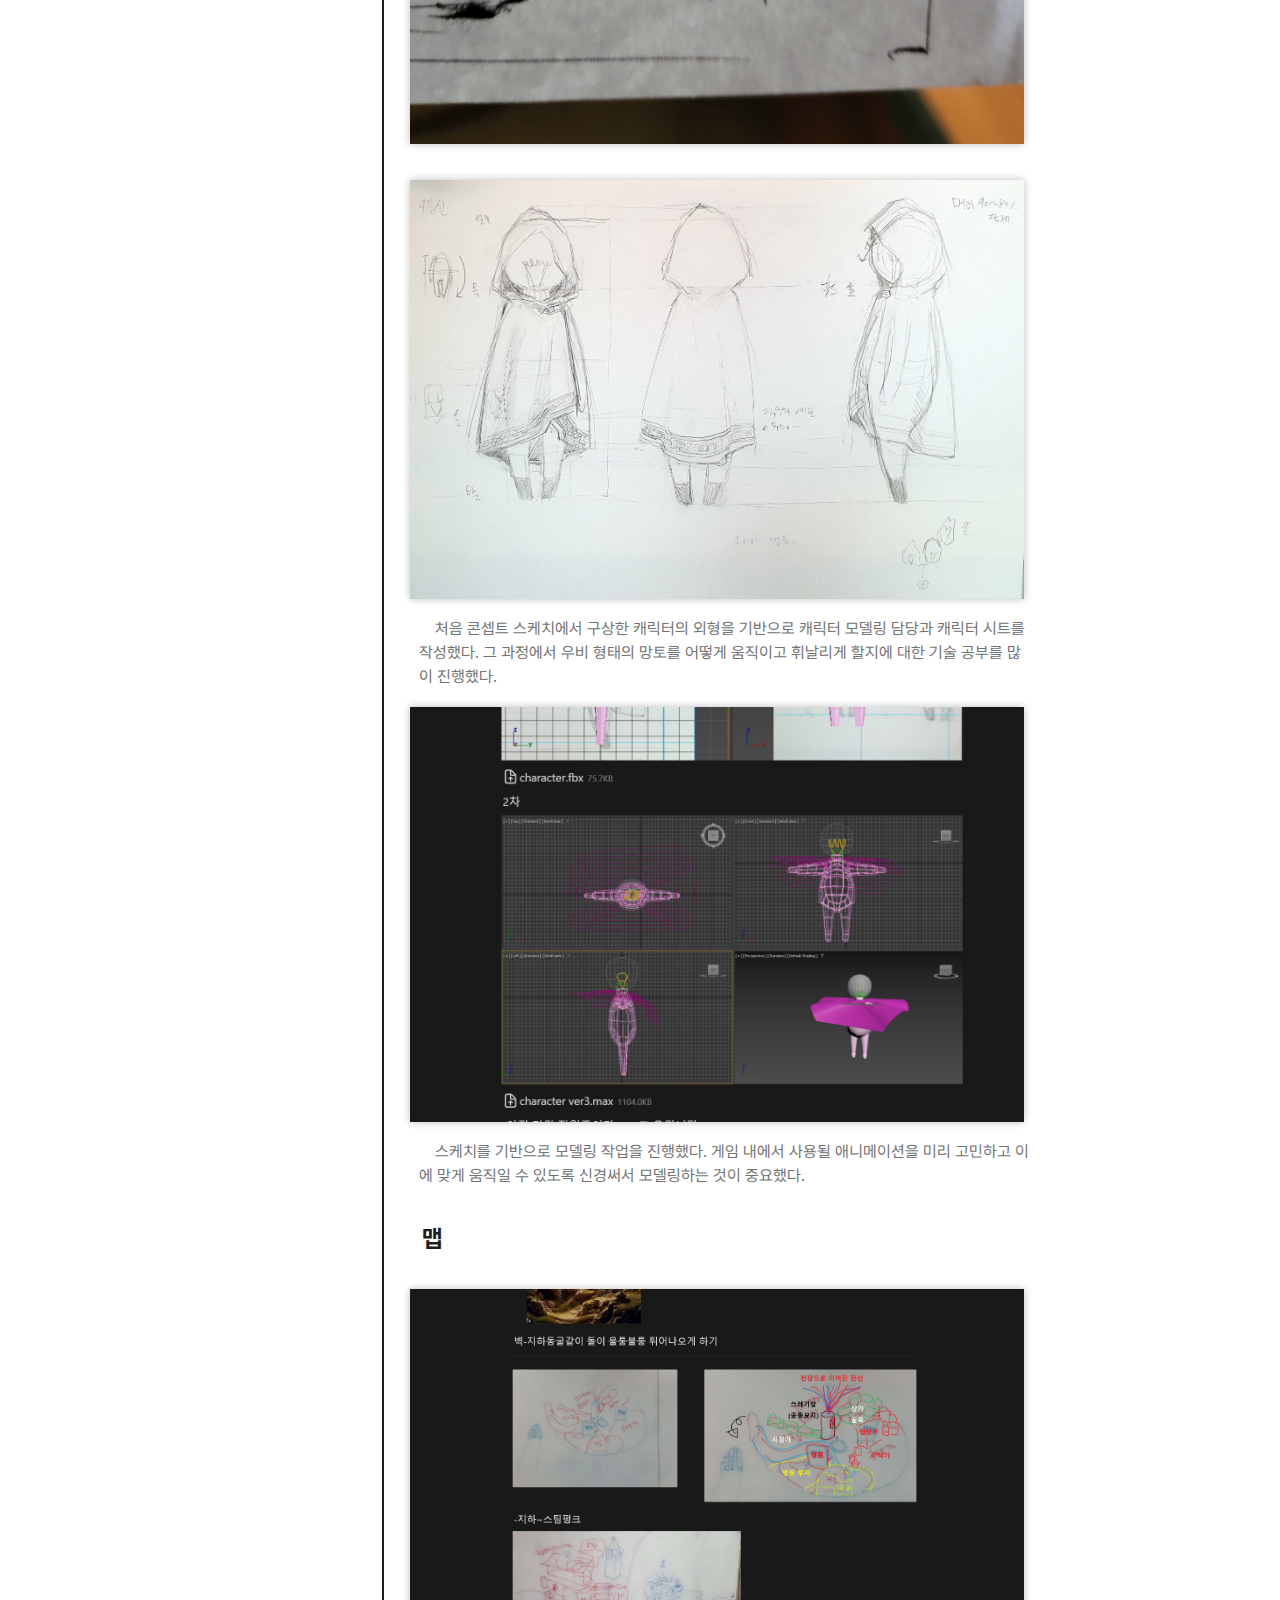
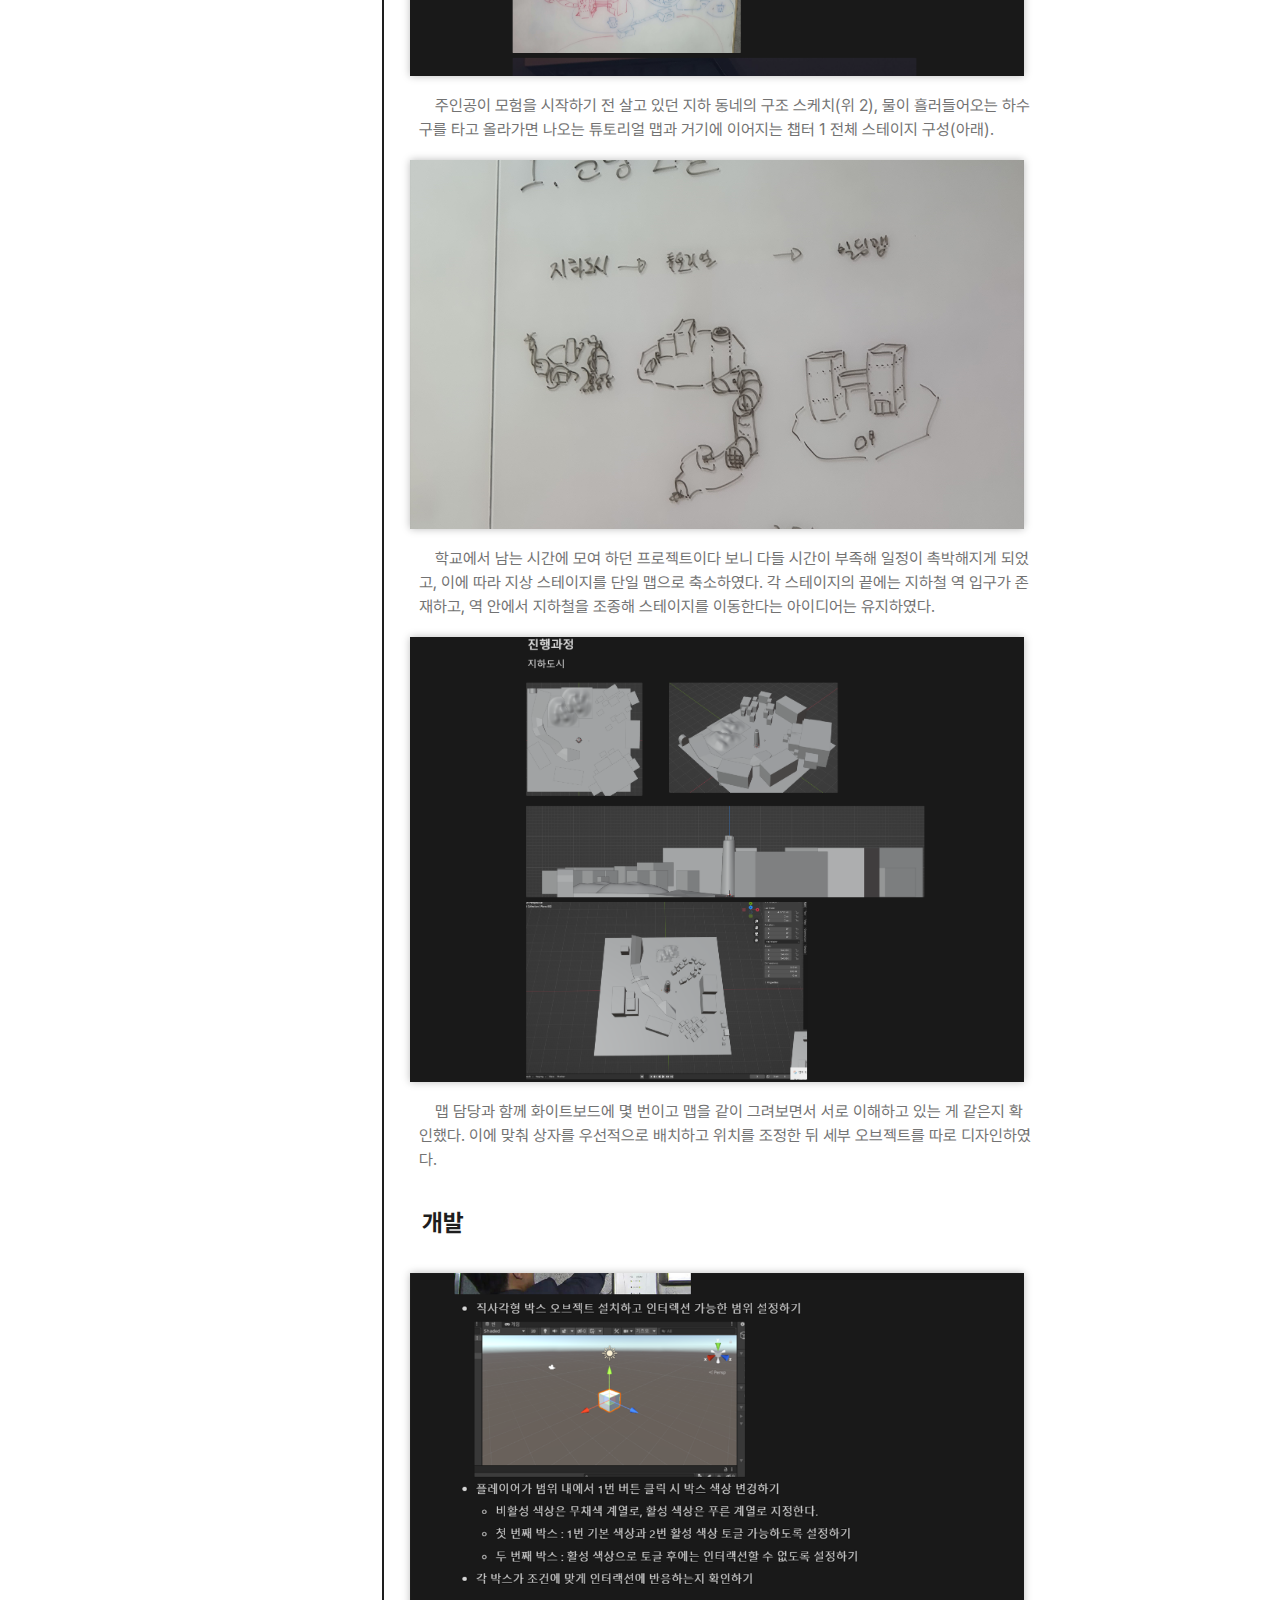
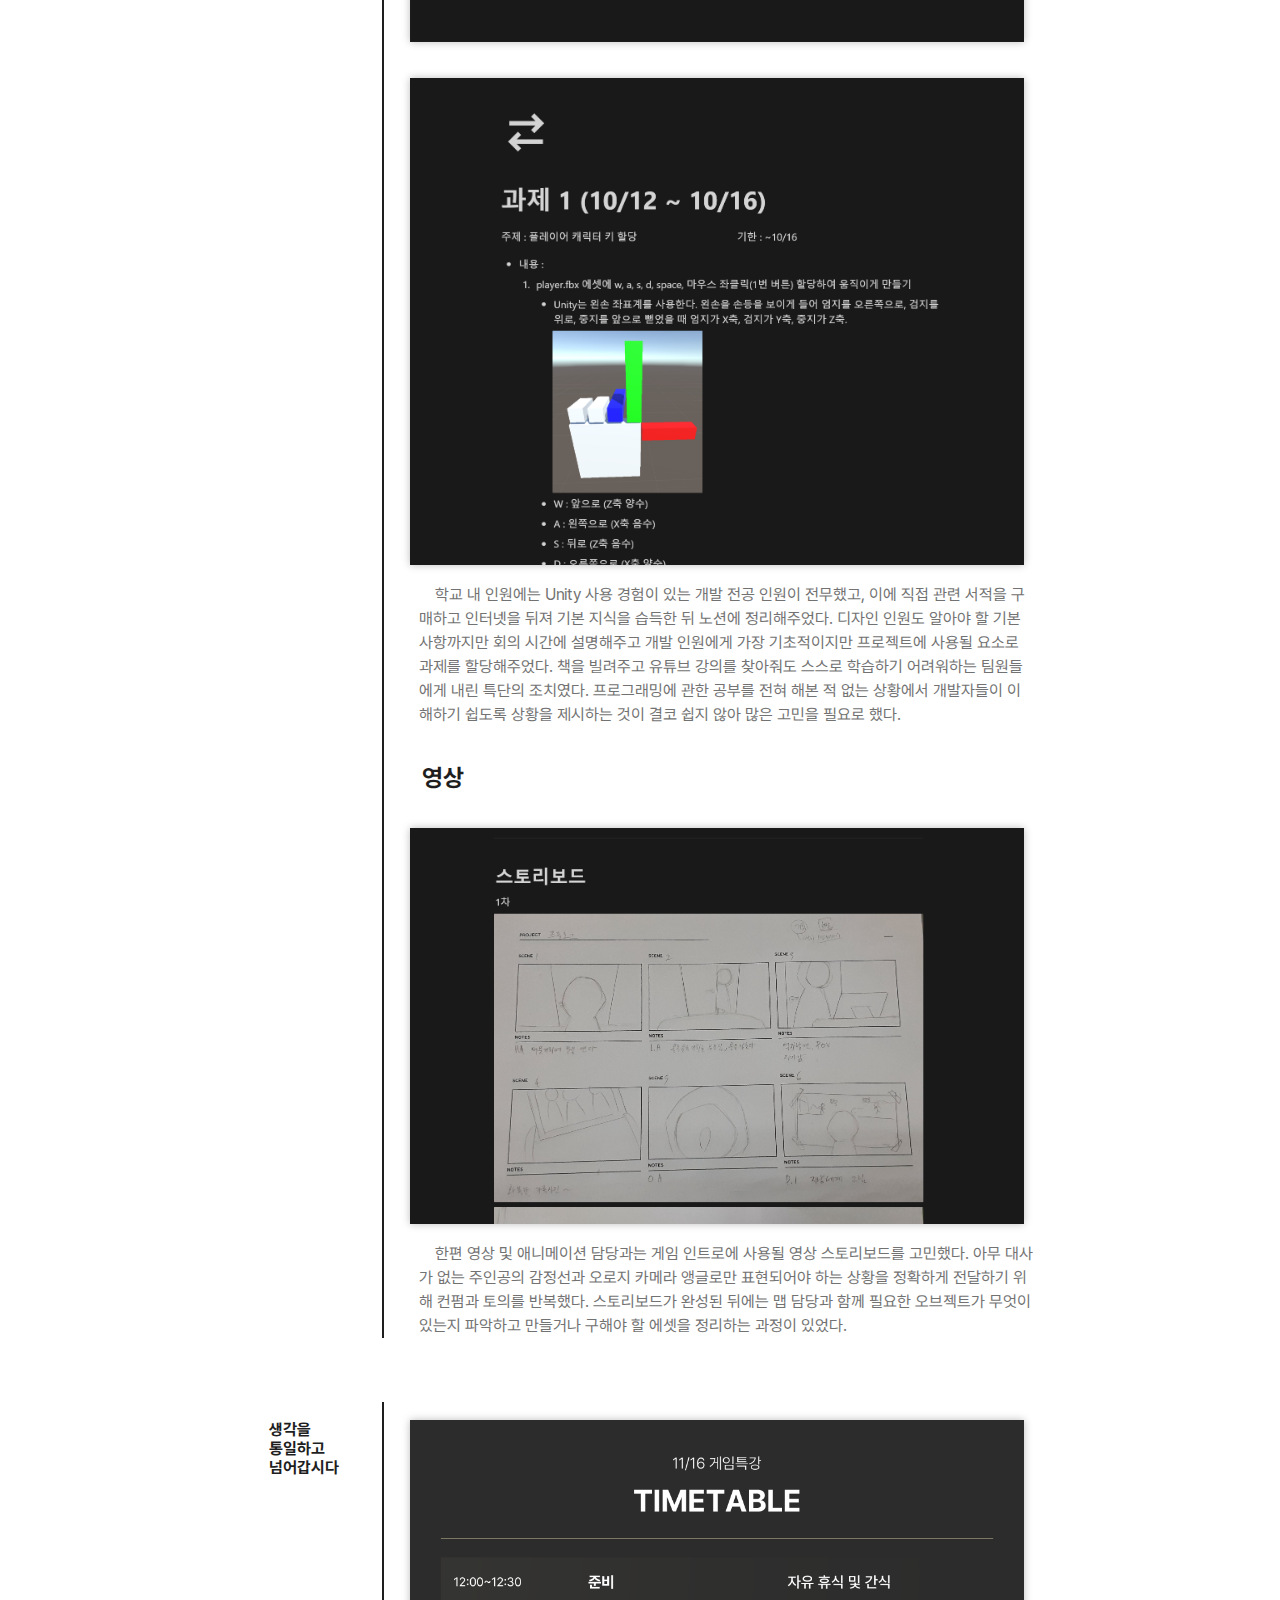
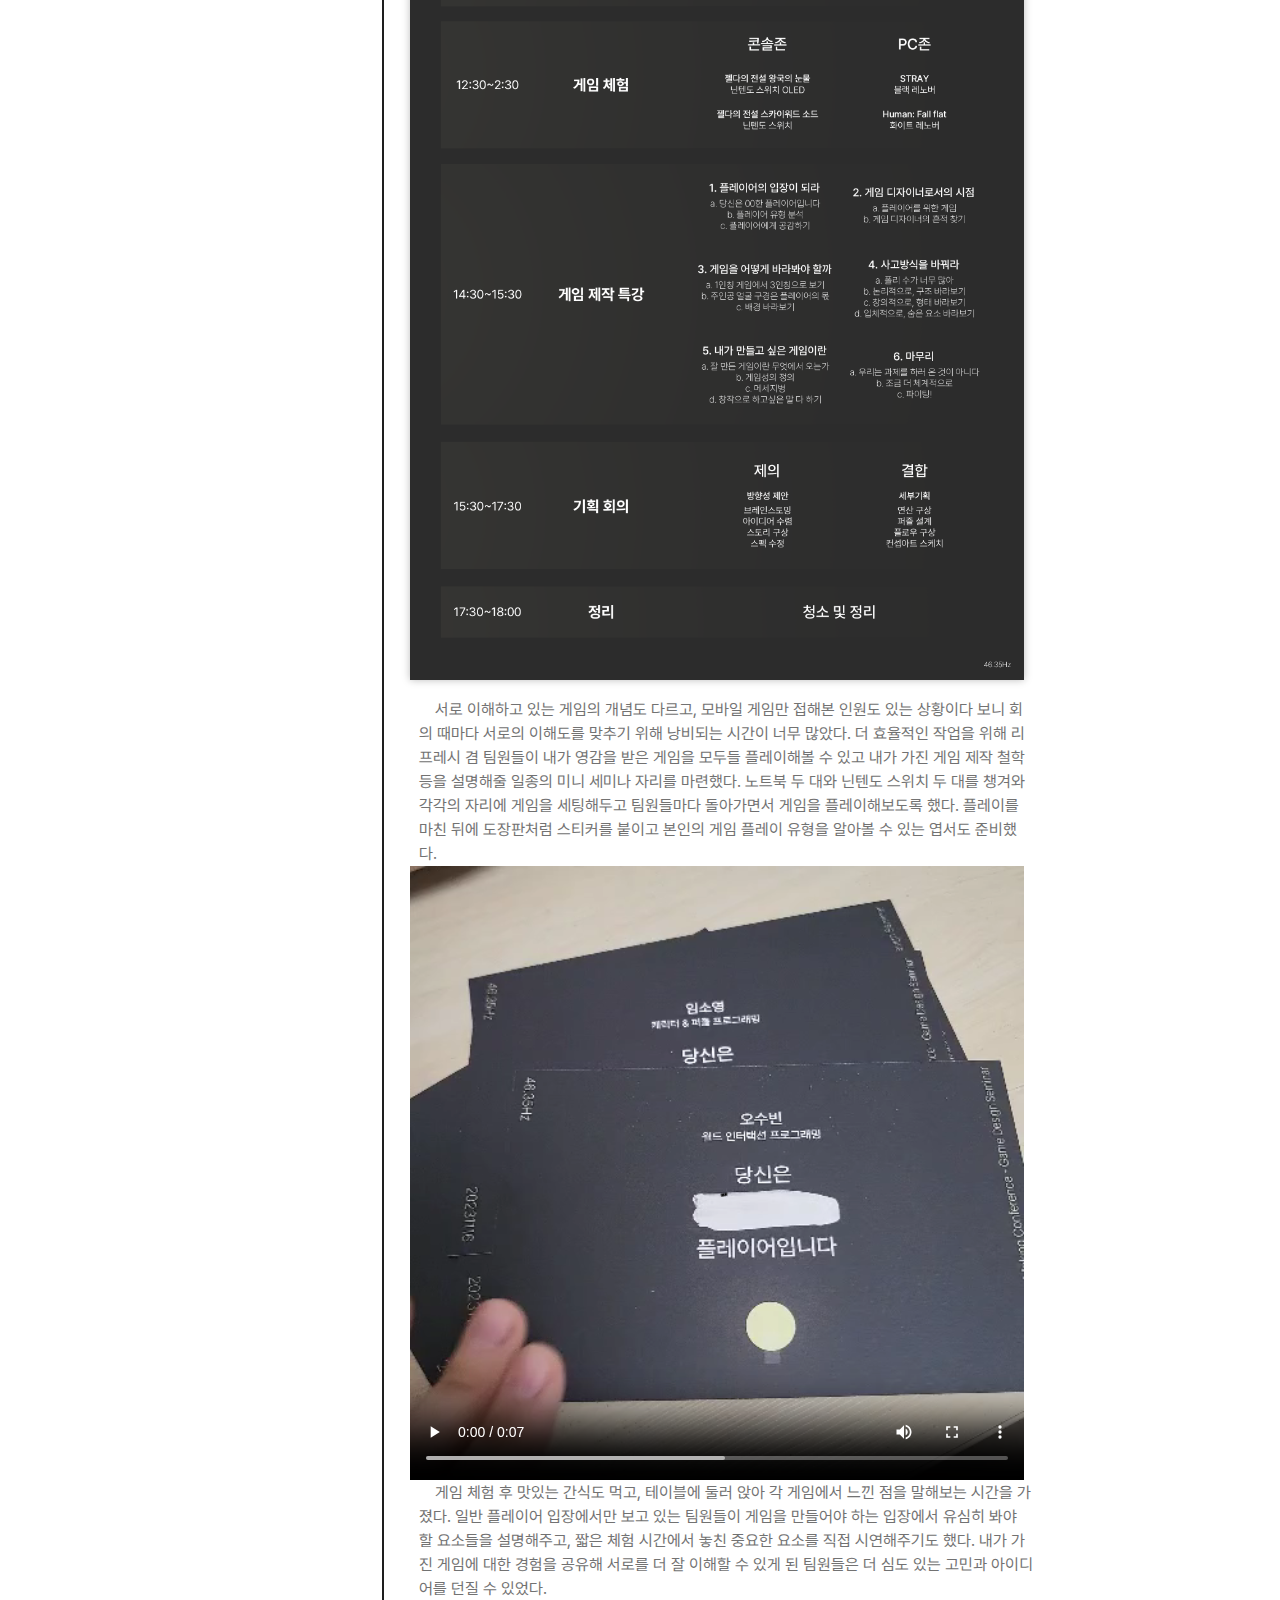
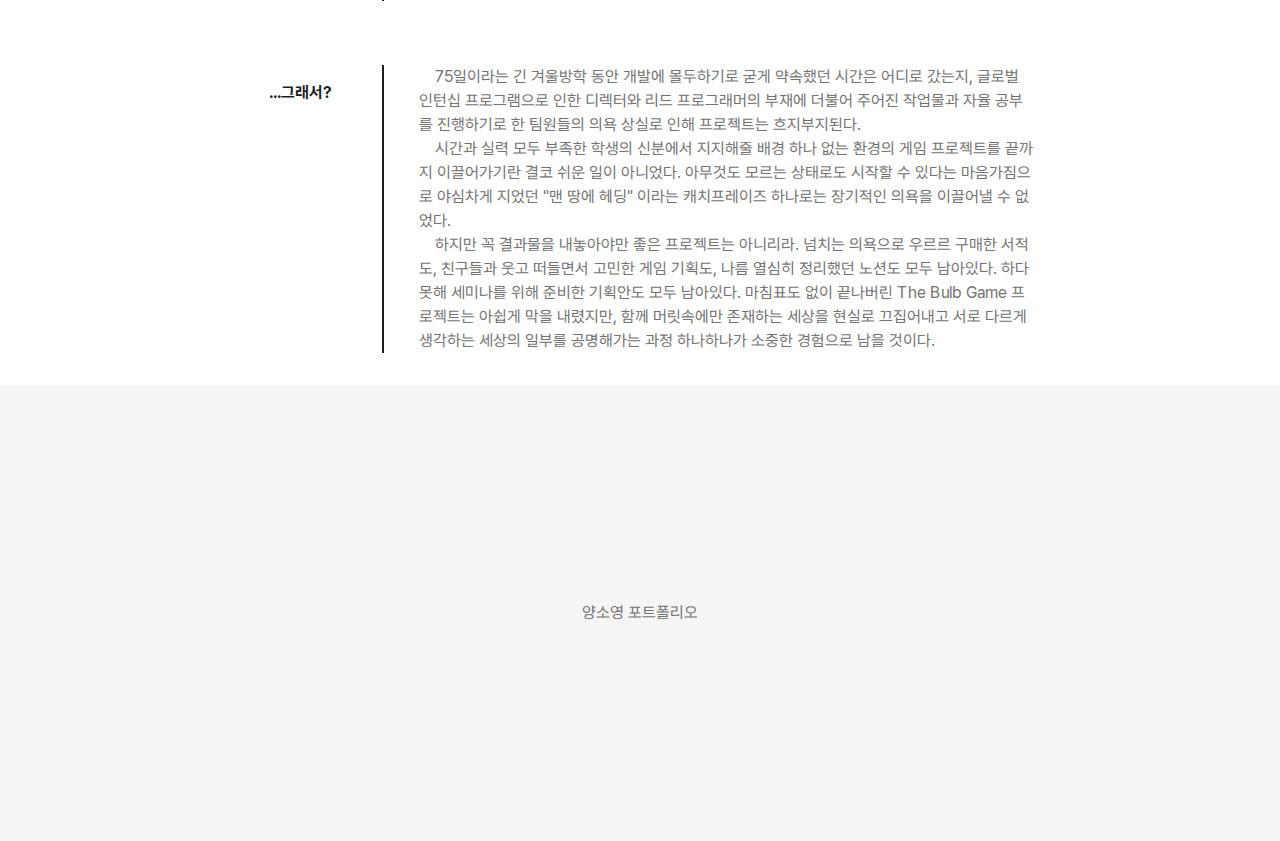
<file: portfolio/gamepj/thebulbgame.html>
<html>
    <head>
        <link href="../web.css" rel="stylesheet">
        <title>gamepj/thebulbgame</title>
    </head>
    <body>
        <nav id="nav">
            <a href="https://eneciel.github.io/portfolio"><p>프로필</p></a>
            <a href="#"><p>></p></a>
            <a href="../web.html"><p>포트폴리오</p></a>
            <a href="#"><p>></p></a>
            <a href="#"><h4>The Bulb Game</h4></a>
        </nav>
        <main>
            <h1>The Bulb Game</h1>
            <div class="row">
                <div class="filterButton"><h4>#GAME</h4></div>
            </div>
            <div class="row" style="padding-top: 4vh;">
                <a href="https://www.notion.so/The-Bulb-Game-5ec77e8ea71e4c58a0a16fdbf4a91ef7?pvs=4" target="_blank"><button>노션</button></a>
            </div>
            <div class="project">
                <div class="pj-header"><h3>개요</h3></div>
                <div class="pj-section">
                    <img src="../source/thebulbgame/character_jm.png">
                    <p>
                        The Bulb Game은 유니티 엔진을 활용한 3D 3인칭 1인 퍼즐 액션 어드벤처 게임으로, 
                        전기를 다루는 능력을 가진 전구 오브젝트헤드의 주인공이 방출, 순환, 차단 세 가지 기술을 바꿔가며 사용해 
                        퍼즐을 해결하고 보물을 찾으며 멸망한 세계를 여행하는 이야기를 기획하였다.
                        주인공은 폐허와 극소수의 사람들만이 남은 세상에서 직접 비행기와 열차를 조종해 세상을 탐색하고 
                        흩어져 있는 보물 조각들을 모으거나 기술을 연마하여 강해진다.
                    </p>
                    <p>
                        젤다의 전설 스카이워드 소드 HD(2021) 및 꿈꾸는 섬(2019), Sky: 빛의 아이들, Stray에서 영감을 받았다.
                    </p>
                    <div style="padding: 1vh 0;">
                        <h4>역할:</h4>
                        <p>총괄 디렉터, 레벨 디자인, UI 디자인</p>
                    </div>
                    <div style="padding: 1vh 0;">
                        <h4>기간:</h4>
                        <p>2023. 08. ~ 2023. 12. (중단)</p>
                    </div>
                    <div style="padding: 1vh 0;">
                        <h4>사용:</h4>
                        <p>Unity</p>
                    </div>
                </div>
            </div>
            <div class="project">
                <div class="pj-header"><h3>전기, <br>스팀펑크, <br>그리고 퍼즐</h3></div>
                <div class="pj-section">
                    <img src="../source/thebulbgame/concept.png">
                    <p>
                        불현듯 떠오른 아이디어였다. 꿈을 꾸듯 게임의 모습이 눈 앞에 그려졌다. 
                        문명의 멸망으로 각종 기계와 장치의 내부 구조가 적나라하게 드러난 세상에서 
                        전기를 자유자재로 다루는 능력이 있는 주인공은 손을 직접 대거나 손짓만 하면 
                        세상을 거침없이 헤쳐나갈 수 있게 되는 것이다. 
                        전기의 흐름을 조절해 퍼즐을 풀거나, 멈춰버린 탈것을 조종해 앞으로 나아가는 싱글플레이 퍼즐 장르에 
                        어드벤처와 액션 요소를 더해 "정말 재밌게 했다" 하며 플레이를 마무리지을 수 있는 게임을 구상했다. 
                    </p>
                    <p>
                        여행 가서 찍은 사진처럼 머릿속에 남은 장면을 그려내고 난 뒤, 
                        세 가지 전기 기술을 스위치처럼 바꿔가며 사용한다는 메인 기믹을 중심으로 UI를 구성했다. 
                        우선 좌측 상단 영역을 상태 표시 영역으로 설정했다. 
                        체력 바는 특수한 상황에 따라 형태가 변경되어 어떤 상황인지 파악하는 데에 도움을 주도록 했으며,
                        파악한 상황에 따라 플레이어가 알맞은 능력을 사용할 수 있게 하기 위해 
                        그 아래에 현재 어떤 기술을 사용하고 있는 상태인지 표시했다. 
                    </p>
                    <p>
                        우측 하단 영역은 가이드 영역으로 설정했다. 
                        플레이어에게 방향성을 제시해야 할 상황에서 활용할 수 있는 미니맵을 배치하고 
                        그 위 빈 공간에 잠깐만 등장하는 알림, 피드백 등을 제공하도록 구성했다. 
                        게임 속에서 직접적으로 전달하기 어려운 내용이나 플레이어의 입력에 따른 피드백을 
                        우측에 보여주어 플레이 중 막히는 부분이 생길 때마다 자연스럽게 눈이 가도록 하고자 했다.
                    </p>
                </div>
            </div>
            <div class="project">
                <div class="pj-header"><h3>아이디어에 <br>아이디어를 <br>더해</h3></div>
                <div class="pj-section">
                    <img src="../source/thebulbgame/notion_01.png">
                    <p>
                        함께 게임을 만들 의지가 있는 팀원들을 모아 노션 페이지를 만들고 게임 스케치와 아이디어를 공유한 뒤, 
                        떠오르는 아이디어를 마구잡이로 추가하도록 했다. 
                        챕터의 개념을 대륙으로 나누고, 대륙에 따라 다른 콘셉트를 적용하며, 
                        전기에 영향을 줄 수 있는 날씨 요소를 넣자는 아이디어가 있었다. 
                        시계탑과 같은 거대한 건물 요소를 활용해 스테이지를 넘어가도 배경은 같은 곳임을 인지할 수 있도록 
                        맵을 구성하자는 아이디어가 세계 전체의 구조를 그려내는 데에 큰 도움이 되었다. 
                        또 열기구, 하수구, 건전지, 거미줄 등의 키워드를 조합해 
                        튜토리얼 스테이지를 구성했다.
                    </p>
                    <img src="../source/thebulbgame/notion_02.png">
                    <img src="../source/thebulbgame/notion_03.png">
                </div>
            </div>
            <div class="project">
                <div class="pj-header"><h3>본격적으로 <br>시작</h3></div>
                <div class="pj-section">
                    <h2>캐릭터</h2>
                    <img src="../source/thebulbgame/character_01.jpg">
                    <img src="../source/thebulbgame/character_02.jpg">
                    <p>
                        처음 콘셉트 스케치에서 구상한 캐릭터의 외형을 기반으로 캐릭터 모델링 담당과 캐릭터 시트를 작성했다. 
                        그 과정에서 우비 형태의 망토를 어떻게 움직이고 휘날리게 할지에 대한 기술 공부를 많이 진행했다. 
                    </p>
                    <img src="../source/thebulbgame/character_jy.png">
                    <p>
                        스케치를 기반으로 모델링 작업을 진행했다. 게임 내에서 사용될 애니메이션을 미리 고민하고 
                        이에 맞게 움직일 수 있도록 신경써서 모델링하는 것이 중요했다. 
                    </p>
                    <h2>맵</h2>
                    <img src="../source/thebulbgame/sketch_02.png">
                    <p>
                        주인공이 모험을 시작하기 전 살고 있던 지하 동네의 구조 스케치(위 2), 
                        물이 흘러들어오는 하수구를 타고 올라가면 나오는 튜토리얼 맵과 거기에 이어지는 
                        챕터 1 전체 스테이지 구성(아래).
                    </p>
                    <img src="../source/thebulbgame/sketch_01.png">
                    <p>
                        학교에서 남는 시간에 모여 하던 프로젝트이다 보니 다들 시간이 부족해 일정이 촉박해지게 되었고, 
                        이에 따라 지상 스테이지를 단일 맵으로 축소하였다. 각 스테이지의 끝에는 지하철 역 입구가 존재하고, 
                        역 안에서 지하철을 조종해 스테이지를 이동한다는 아이디어는 유지하였다. 
                    </p>
                    <img src="../source/thebulbgame/map_blender.png">
                    <p>
                        맵 담당과 함께 화이트보드에 몇 번이고 맵을 같이 그려보면서 서로 이해하고 있는 게 같은지 확인했다. 
                        이에 맞춰 상자를 우선적으로 배치하고 위치를 조정한 뒤 세부 오브젝트를 따로 디자인하였다. 
                    </p>
                    <h2>개발</h2>
                    <img src="../source/thebulbgame/task_01.png">
                    <img src="../source/thebulbgame/task_02.png">
                    <p>
                        학교 내 인원에는 Unity 사용 경험이 있는 개발 전공 인원이 전무했고, 
                        이에 직접 관련 서적을 구매하고 인터넷을 뒤져 기본 지식을 습득한 뒤 노션에 정리해주었다. 
                        디자인 인원도 알아야 할 기본 사항까지만 회의 시간에 설명해주고 
                        개발 인원에게 가장 기초적이지만 프로젝트에 사용될 요소로 과제를 할당해주었다. 
                        책을 빌려주고 유튜브 강의를 찾아줘도 스스로 학습하기 어려워하는 팀원들에게 내린 특단의 조치였다. 
                        프로그래밍에 관한 공부를 전혀 해본 적 없는 상황에서 개발자들이 이해하기 쉽도록 상황을 제시하는 것이 
                        결코 쉽지 않아 많은 고민을 필요로 했다.
                    </p>
                    <h2>영상</h2>
                    <img src="../source/thebulbgame/storyboard.png">
                    <p>
                        한편 영상 및 애니메이션 담당과는 게임 인트로에 사용될 영상 스토리보드를 고민했다. 
                        아무 대사가 없는 주인공의 감정선과 오로지 카메라 앵글로만 표현되어야 하는 상황을 정확하게 전달하기 위해 
                        컨펌과 토의를 반복했다. 스토리보드가 완성된 뒤에는 
                        맵 담당과 함께 필요한 오브젝트가 무엇이 있는지 파악하고 만들거나 구해야 할 에셋을 정리하는 과정이 있었다.
                    </p>
                </div>
            </div>
            <div class="project">
                <div class="pj-header"><h3>생각을 <br>통일하고 <br>넘어갑시다</h3></div>
                <div class="pj-section">
                    <img src="../source/thebulbgame/seminar_02.png">
                    <p>
                        서로 이해하고 있는 게임의 개념도 다르고, 모바일 게임만 접해본 인원도 있는 상황이다 보니 
                        회의 때마다 서로의 이해도를 맞추기 위해 낭비되는 시간이 너무 많았다. 
                        더 효율적인 작업을 위해 리프레시 겸 팀원들이 내가 영감을 받은 게임을 모두들 플레이해볼 수 있고 
                        내가 가진 게임 제작 철학 등을 설명해줄 일종의 미니 세미나 자리를 마련했다. 
                        노트북 두 대와 닌텐도 스위치 두 대를 챙겨와 각각의 자리에 게임을 세팅해두고 
                        팀원들마다 돌아가면서 게임을 플레이해보도록 했다. 
                        플레이를 마친 뒤에 도장판처럼 스티커를 붙이고 본인의 게임 플레이 유형을 알아볼 수 있는 엽서도 준비했다. 
                    </p>
                    <video controls src="../source/thebulbgame/seminar_03.mp4"></video>
                    <p>
                        게임 체험 후 맛있는 간식도 먹고, 테이블에 둘러 앉아 각 게임에서 느낀 점을 말해보는 시간을 가졌다. 
                        일반 플레이어 입장에서만 보고 있는 팀원들이 게임을 만들어야 하는 입장에서 유심히 봐야 할 요소들을 설명해주고, 
                        짧은 체험 시간에서 놓친 중요한 요소를 직접 시연해주기도 했다. 
                        내가 가진 게임에 대한 경험을 공유해 서로를 더 잘 이해할 수 있게 된 팀원들은 
                        더 심도 있는 고민과 아이디어를 던질 수 있었다. 
                    </p>
                </div>
            </div>
            <div class="project">
                <div class="pj-header"><h3>...그래서?</h3></div>
                <div class="pj-section">
                    <p>
                        75일이라는 긴 겨울방학 동안 개발에 몰두하기로 굳게 약속했던 시간은 어디로 갔는지, 
                        글로벌 인턴십 프로그램으로 인한 디렉터와 리드 프로그래머의 부재에 더불어 
                        주어진 작업물과 자율 공부를 진행하기로 한 팀원들의 의욕 상실로 인해 프로젝트는 흐지부지된다. 
                    </p>
                    <p>
                        시간과 실력 모두 부족한 학생의 신분에서 지지해줄 배경 하나 없는 환경의 게임 프로젝트를 
                        끝까지 이끌어가기란 결코 쉬운 일이 아니었다. 아무것도 모르는 상태로도 시작할 수 있다는 마음가짐으로 
                        야심차게 지었던 "맨 땅에 헤딩" 이라는 캐치프레이즈 하나로는 장기적인 의욕을 이끌어낼 수 없었다. 
                    </p>
                    <p>
                        하지만 꼭 결과물을 내놓아야만 좋은 프로젝트는 아니리라. 넘치는 의욕으로 우르르 구매한 서적도, 
                        친구들과 웃고 떠들면서 고민한 게임 기획도, 나름 열심히 정리했던 노션도 모두 남아있다. 하다못해 세미나를 위해 준비한 기획안도 
                        모두 남아있다. 마침표도 없이 끝나버린 The Bulb Game 프로젝트는 아쉽게 막을 내렸지만, 
                        함께 머릿속에만 존재하는 세상을 현실로 끄집어내고 서로 다르게 생각하는 세상의 일부를 공명해가는 과정 하나하나가 
                        소중한 경험으로 남을 것이다.
                    </p>
                </div>
            </div>
        </main>
        <footer>
            <p>양소영 포트폴리오</p>
        </footer>

        <a href="#nav" id="TTT">
            <img src="../source/up-arrow-stick.svg">
        </a>
    </body>
</html>
</file>
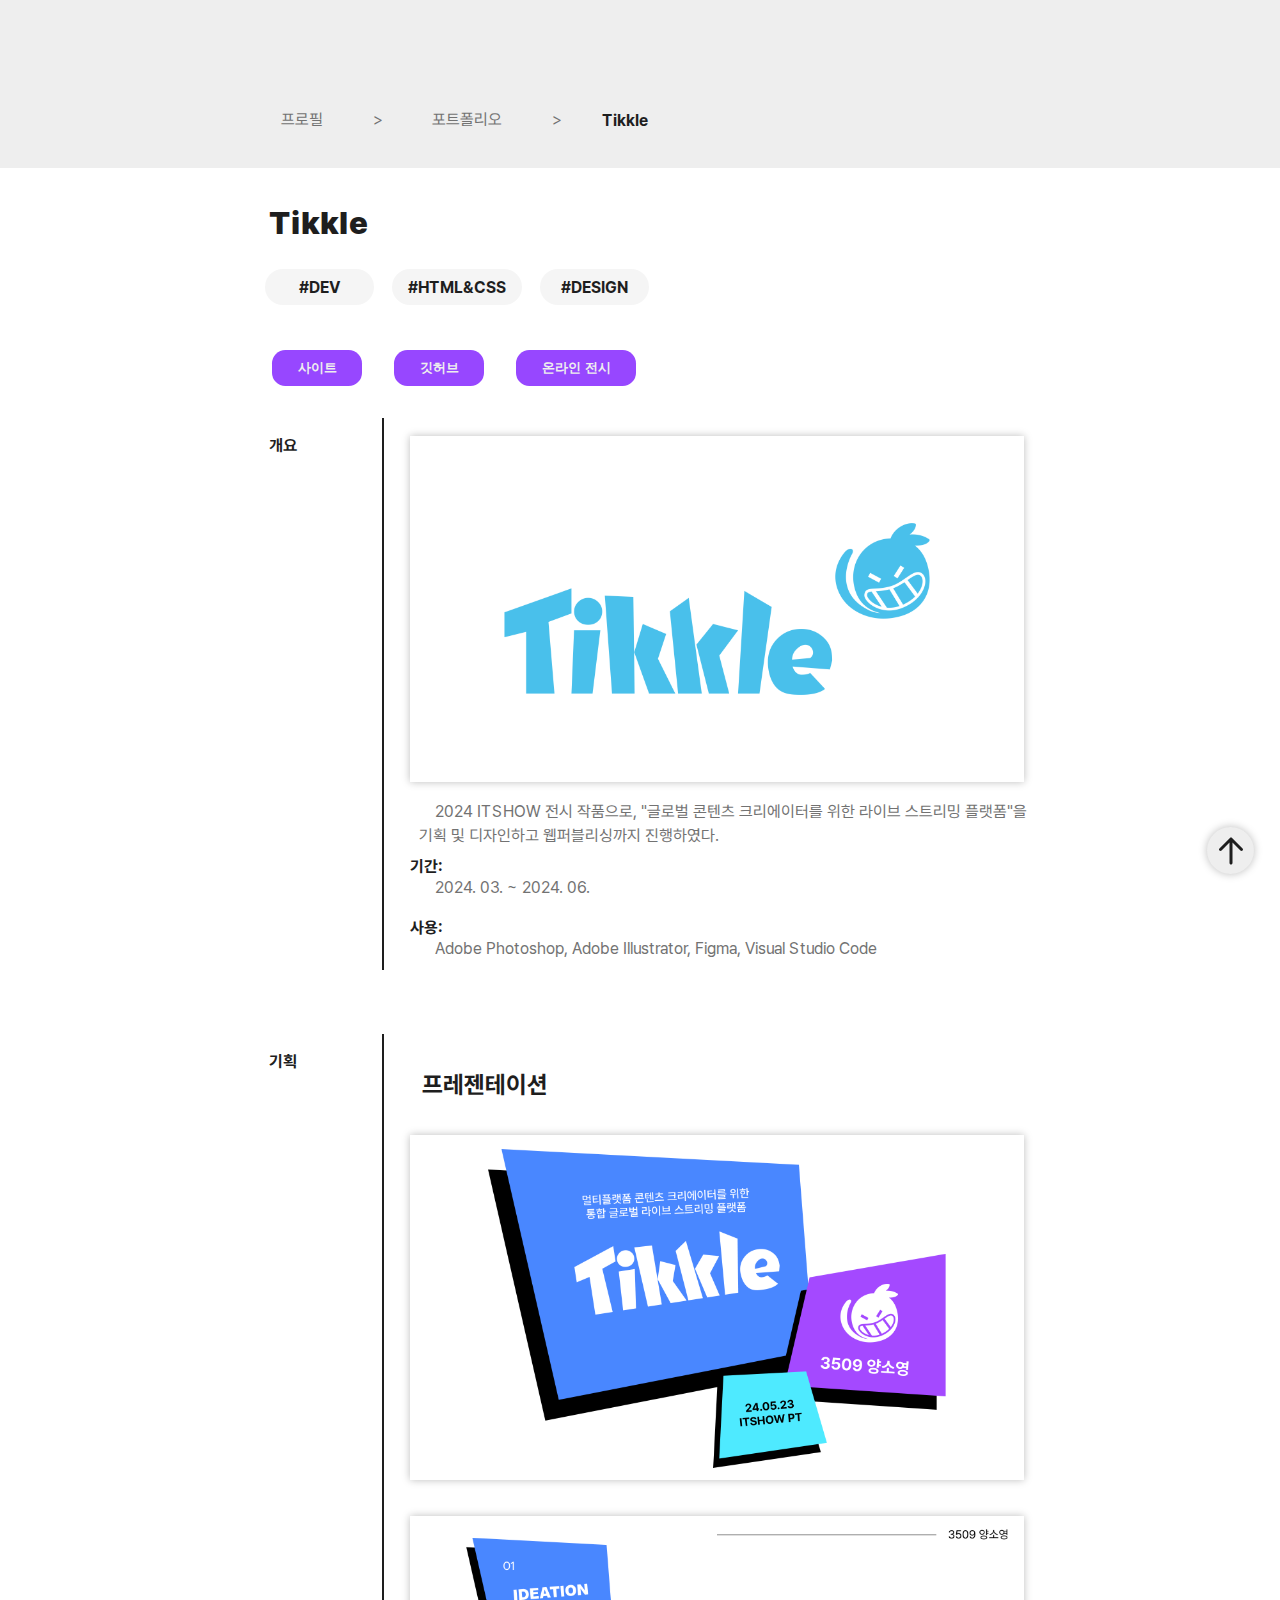
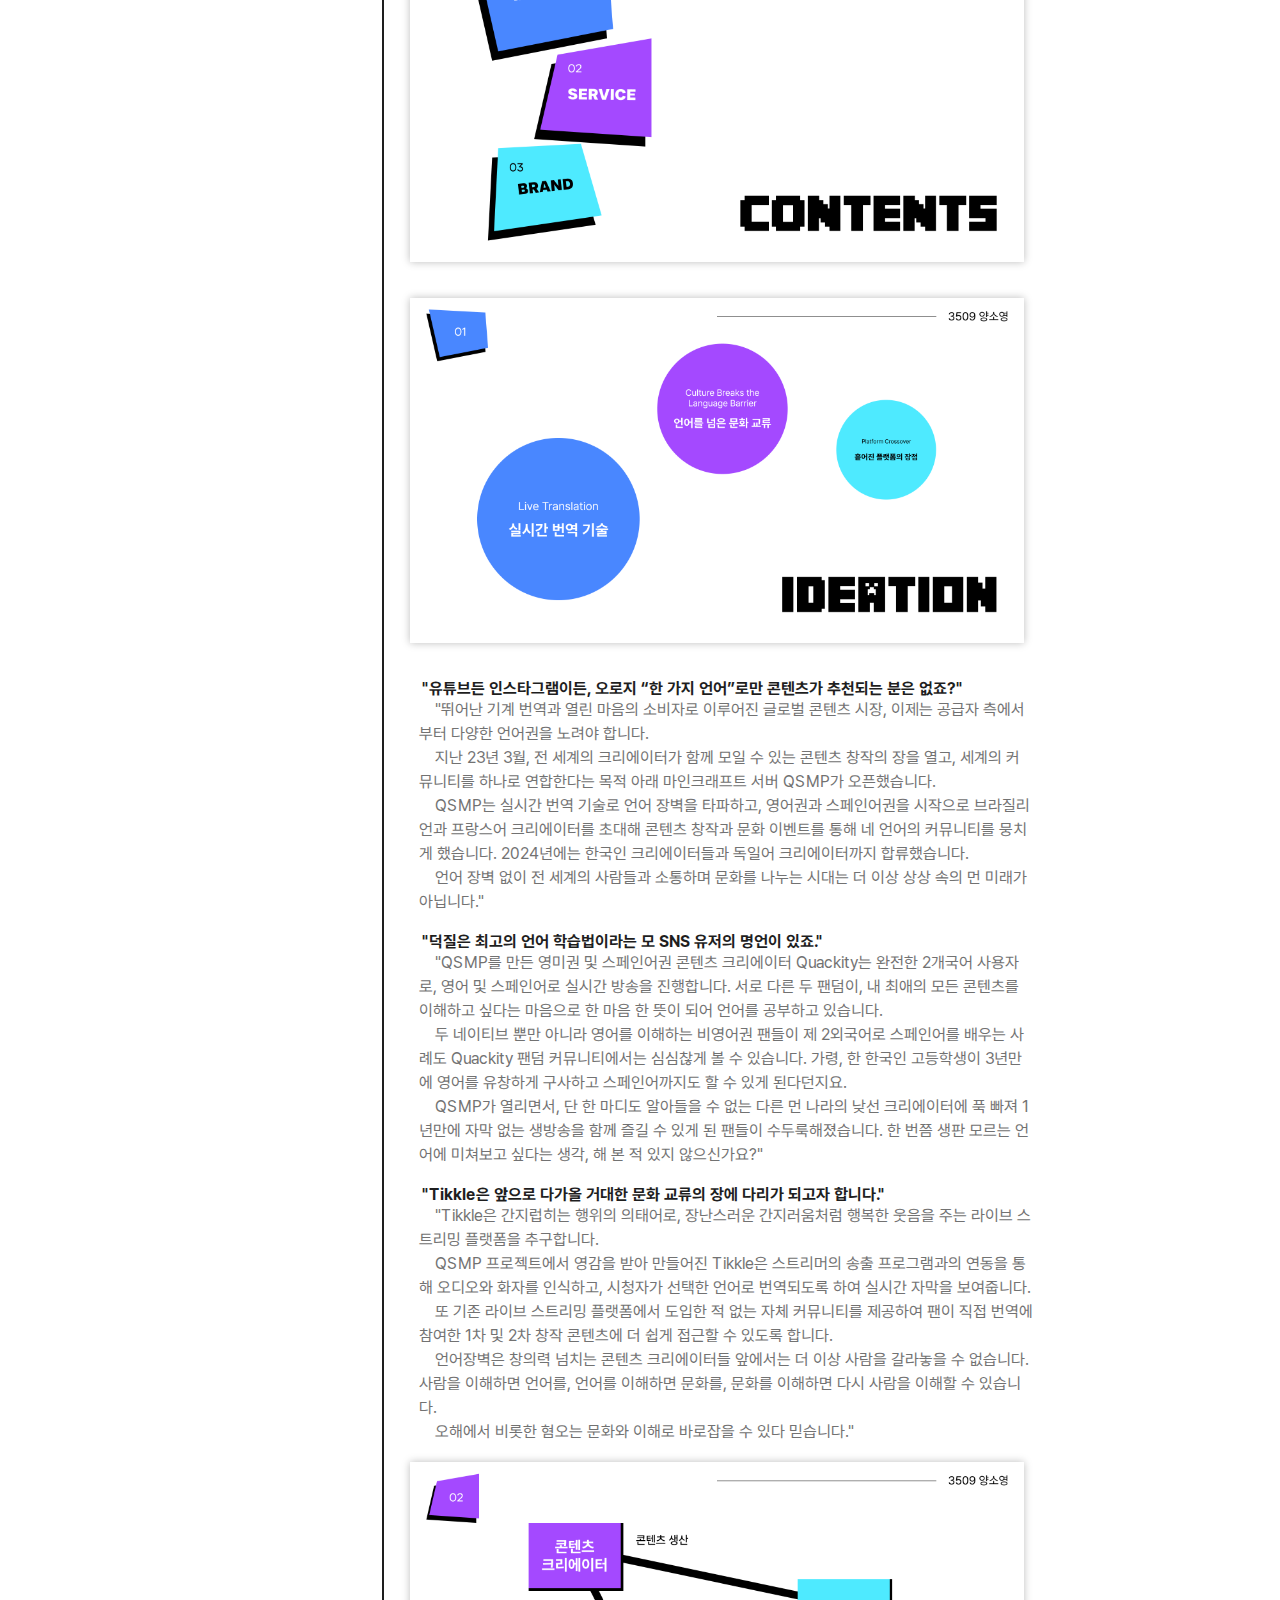
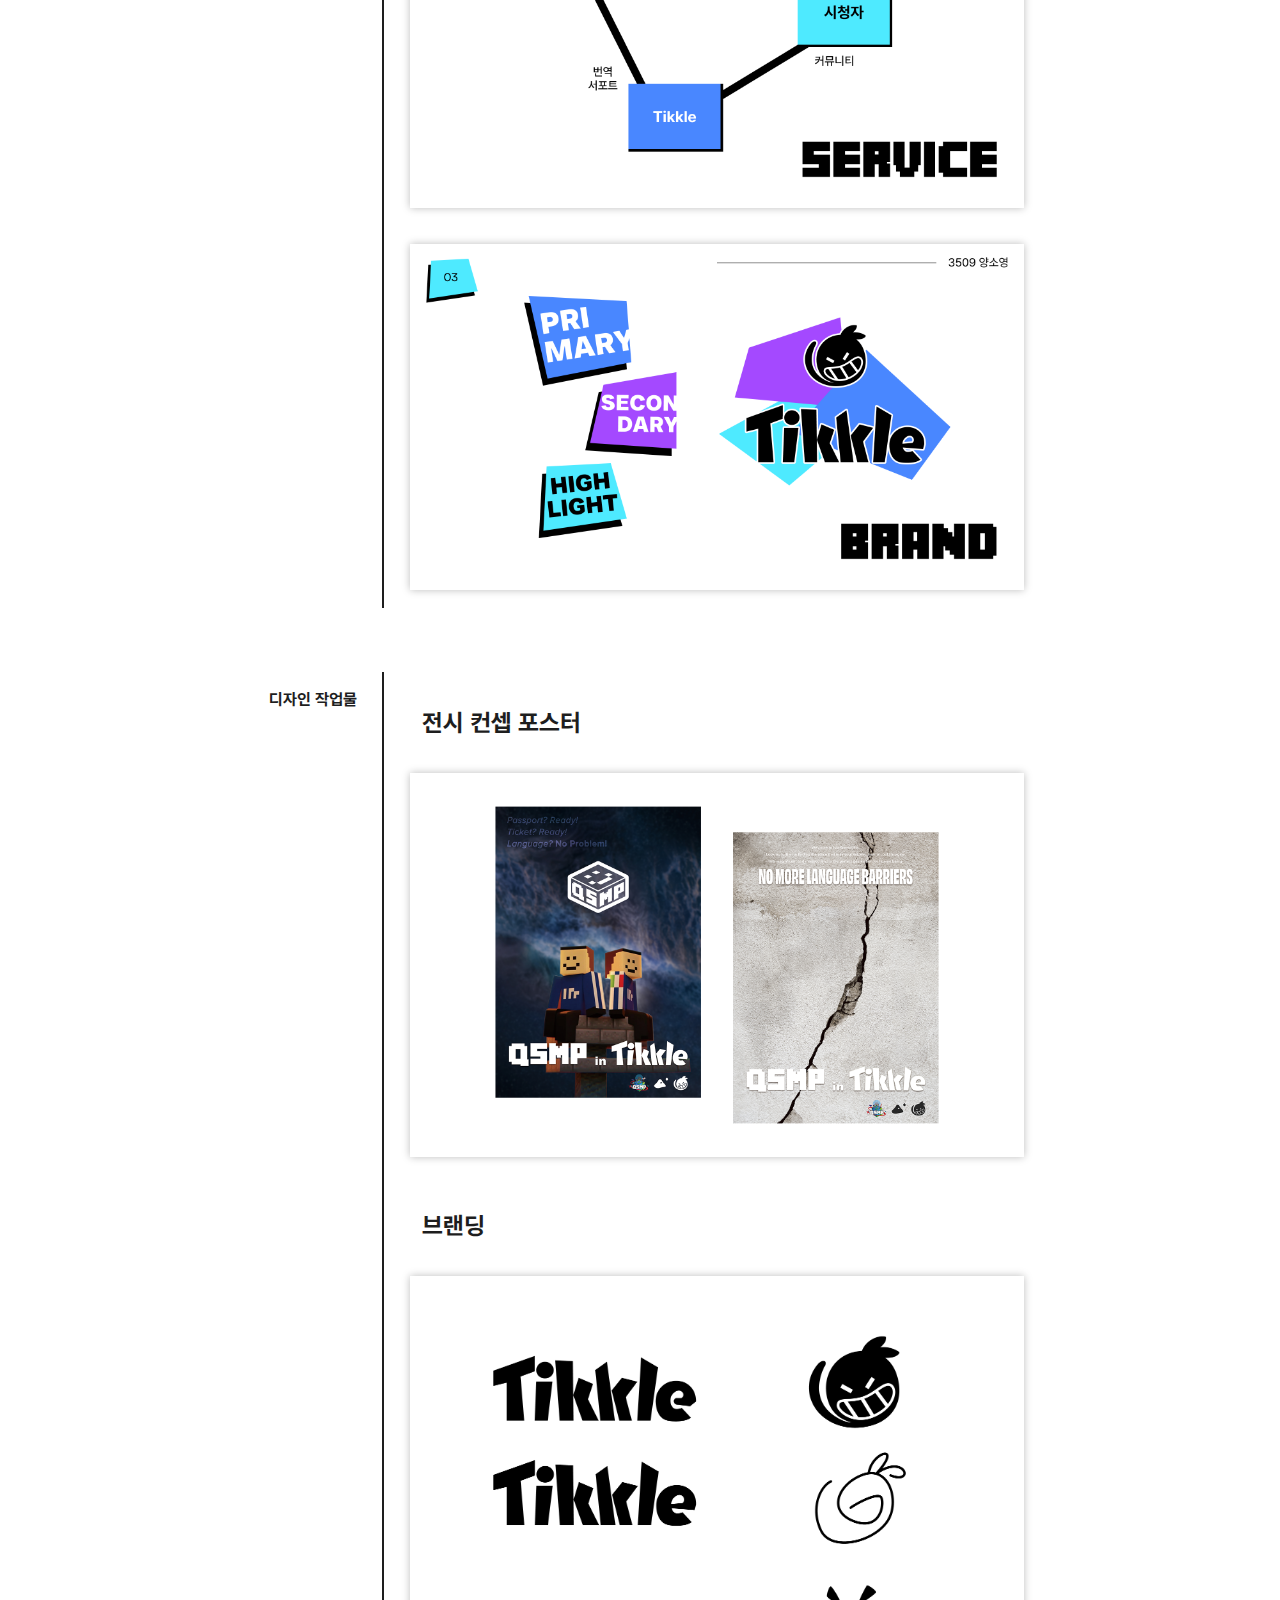
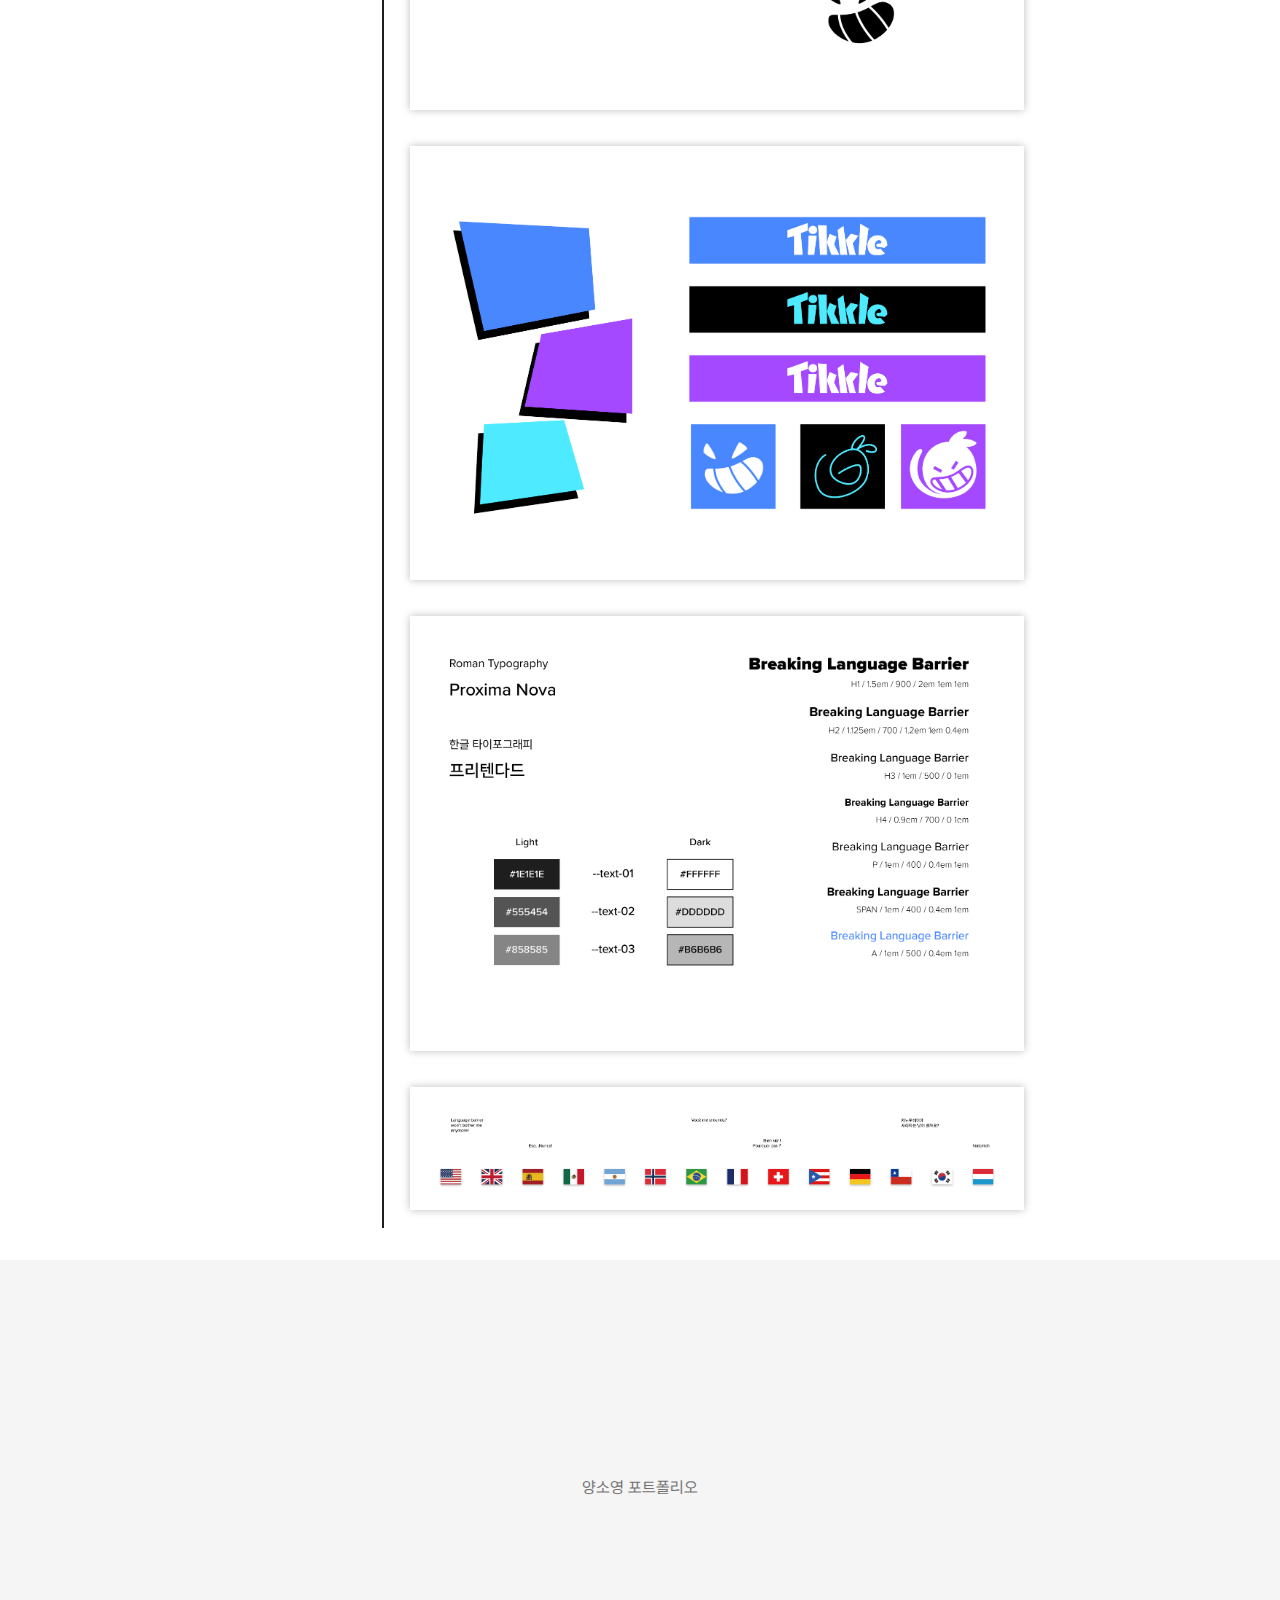
<file: portfolio/schoolpj/tikkle.html>
<html>
    <head>
        <link href="../web.css" rel="stylesheet">
        <title>schoolpj/tikkle</title>
    </head>
    <body>
        <nav id="nav">
            <a href="https://eneciel.github.io/portfolio"><p>프로필</p></a>
            <a href="#"><p>></p></a>
            <a href="../web.html"><p>포트폴리오</p></a>
            <a href="#"><p>></p></a>
            <a href="#"><h4>Tikkle</h4></a>
        </nav>
        <main>
            <h1>Tikkle</h1>
            <div class="row">
                <div class="filterButton"><h4>#DEV</h4></div>
                <div class="filterButton"><h4>#HTML&CSS</h4></div>
                <div class="filterButton"><h4>#DESIGN</h4></div>
            </div>
            <div class="row" style="padding-top: 4vh;">
                <a href="https://eneciel.github.io/Tikkle" target="_blank"><button>사이트</button></a>
                <a href="https://github.com/eneciel/Tikkle" target="_blank"><button>깃허브</button></a>
                <a href="https://yangsoyoung-3509.webflow.io/" target="_blank"><button>온라인 전시</button></a>
            </div>
            <div class="project">
                <div class="pj-header"><h3>개요</h3></div>
                <div class="pj-section">
                    <img src="../source/tikkle/tikkleLogo.png">
                    <p>
                        2024 ITSHOW 전시 작품으로, "글로벌 콘텐츠 크리에이터를 위한 라이브 스트리밍 플랫폼"을 기획 및 디자인하고 웹퍼블리싱까지 진행하였다.
                    </p>
                    <div style="padding: 1vh 0;">
                        <h4>기간:</h4>
                        <p>2024. 03. ~ 2024. 06.</p>
                    </div>
                    <div style="padding: 1vh 0;">
                        <h4>사용:</h4>
                        <p>Adobe Photoshop, Adobe Illustrator, Figma, Visual Studio Code</p>
                    </div>
                </div>
            </div>
            <div class="project">
                <div class="pj-header"><h3>기획</h3></div>
                <div class="pj-section">
                    <h2>프레젠테이션</h2>
                    <img src="../source/tikkle/pptTitlepage.png">
                    <img src="../source/tikkle/pptContents.png">
                    <img src="../source/tikkle/pptIdeation.png">
                    <h3>"유튜브든 인스타그램이든, 오로지 “한 가지 언어”로만 콘텐츠가 추천되는 분은 없죠?"</h3>
                    <p>
                        "뛰어난 기계 번역과 열린 마음의 소비자로 이루어진 글로벌 콘텐츠 시장,
                        이제는 공급자 측에서부터 다양한 언어권을 노려야 합니다.
                    </p>
                    <p>
                        지난 23년 3월,
                        전 세계의 크리에이터가 함께 모일 수 있는 콘텐츠 창작의 장을 열고,
                        세계의 커뮤니티를 하나로 연합한다는 목적 아래
                        마인크래프트 서버 QSMP가 오픈했습니다.
                    </p>
                    <p>
                        QSMP는 실시간 번역 기술로 언어 장벽을 타파하고,
                        영어권과 스페인어권을 시작으로 브라질리언과 프랑스어 크리에이터를 초대해
                        콘텐츠 창작과 문화 이벤트를 통해 네 언어의 커뮤니티를 뭉치게 했습니다.
                        2024년에는 한국인 크리에이터들과 독일어 크리에이터까지 합류했습니다.
                    </p>
                    <p>
                        언어 장벽 없이 전 세계의 사람들과 소통하며 문화를 나누는 시대는
                        더 이상 상상 속의 먼 미래가 아닙니다."
                    </p>
                    <h3>"덕질은 최고의 언어 학습법이라는 모 SNS 유저의 명언이 있죠."</h3>
                    <p>
                        "QSMP를 만든 영미권 및 스페인어권 콘텐츠 크리에이터 Quackity는
                        완전한 2개국어 사용자로, 영어 및 스페인어로 실시간 방송을 진행합니다.
                        서로 다른 두 팬덤이, 내 최애의 모든 콘텐츠를 이해하고 싶다는 마음으로
                        한 마음 한 뜻이 되어 언어를 공부하고 있습니다.
                    </p>
                    <p>
                        두 네이티브 뿐만 아니라 영어를 이해하는 비영어권 팬들이
                        제 2외국어로 스페인어를 배우는 사례도 Quackity 팬덤 커뮤니티에서는
                        심심찮게 볼 수 있습니다.
                        가령, 한 한국인 고등학생이 3년만에 영어를 유창하게 구사하고
                        스페인어까지도 할 수 있게 된다던지요.
                    </p>
                    <p>
                        QSMP가 열리면서, 단 한 마디도 알아들을 수 없는 다른 먼 나라의
                        낮선 크리에이터에 푹 빠져 1년만에 자막 없는 생방송을 함께
                        즐길 수 있게 된 팬들이 수두룩해졌습니다.
                        한 번쯤 생판 모르는 언어에 미쳐보고 싶다는 생각, 해 본 적 있지 않으신가요?"
                    </p>
                    <h3>"Tikkle은 앞으로 다가올 거대한 문화 교류의 장에 다리가 되고자 합니다."</h3>
                    <p>
                        "Tikkle은 간지럽히는 행위의 의태어로,
                        장난스러운 간지러움처럼 행복한 웃음을 주는 라이브 스트리밍 플랫폼을 추구합니다.
                    </p>
                    <p>
                        QSMP 프로젝트에서 영감을 받아 만들어진 Tikkle은
                        스트리머의 송출 프로그램과의 연동을 통해 오디오와 화자를 인식하고,
                        시청자가 선택한 언어로 번역되도록 하여 실시간 자막을 보여줍니다.
                    </p>
                    <p>
                        또 기존 라이브 스트리밍 플랫폼에서 도입한 적 없는 자체 커뮤니티를 제공하여
                        팬이 직접 번역에 참여한 1차 및 2차 창작 콘텐츠에 더 쉽게 접근할 수 있도록 합니다.
                    </p>
                    <p>
                        언어장벽은 창의력 넘치는 콘텐츠 크리에이터들 앞에서는 더 이상
                        사람을 갈라놓을 수 없습니다. 사람을 이해하면 언어를, 언어를 이해하면 문화를,
                        문화를 이해하면 다시 사람을 이해할 수 있습니다.
                    </p>
                    <p>
                        오해에서 비롯한 혐오는 문화와 이해로 바로잡을 수 있다 믿습니다."
                    </p>
                    <img src="../source/tikkle/pptService.png">
                    <img src="../source/tikkle/pptBrand.png">
                </div>
            </div>
            <div class="project">
                <div class="pj-header"><h3>디자인 작업물</h3></div>
                <div class="pj-section">
                    <h2>전시 컨셉 포스터</h2>
                    <img src="../source/tikkle/poster.png">
                    <h2>브랜딩</h2>
                    <img src="../source/tikkle/branding1.png">
                    <img src="../source/tikkle/branding2.png">
                    <img src="../source/tikkle/branding3.png">
                    <img src="../source/tikkle/flagbanner.png">
                </div>
            </div>
        </main>
        <footer>
            <p>양소영 포트폴리오</p>
        </footer>

        <a href="#nav" id="TTT">
            <img src="../source/up-arrow-stick.svg">
        </a>
    </body>
</html>
</file>
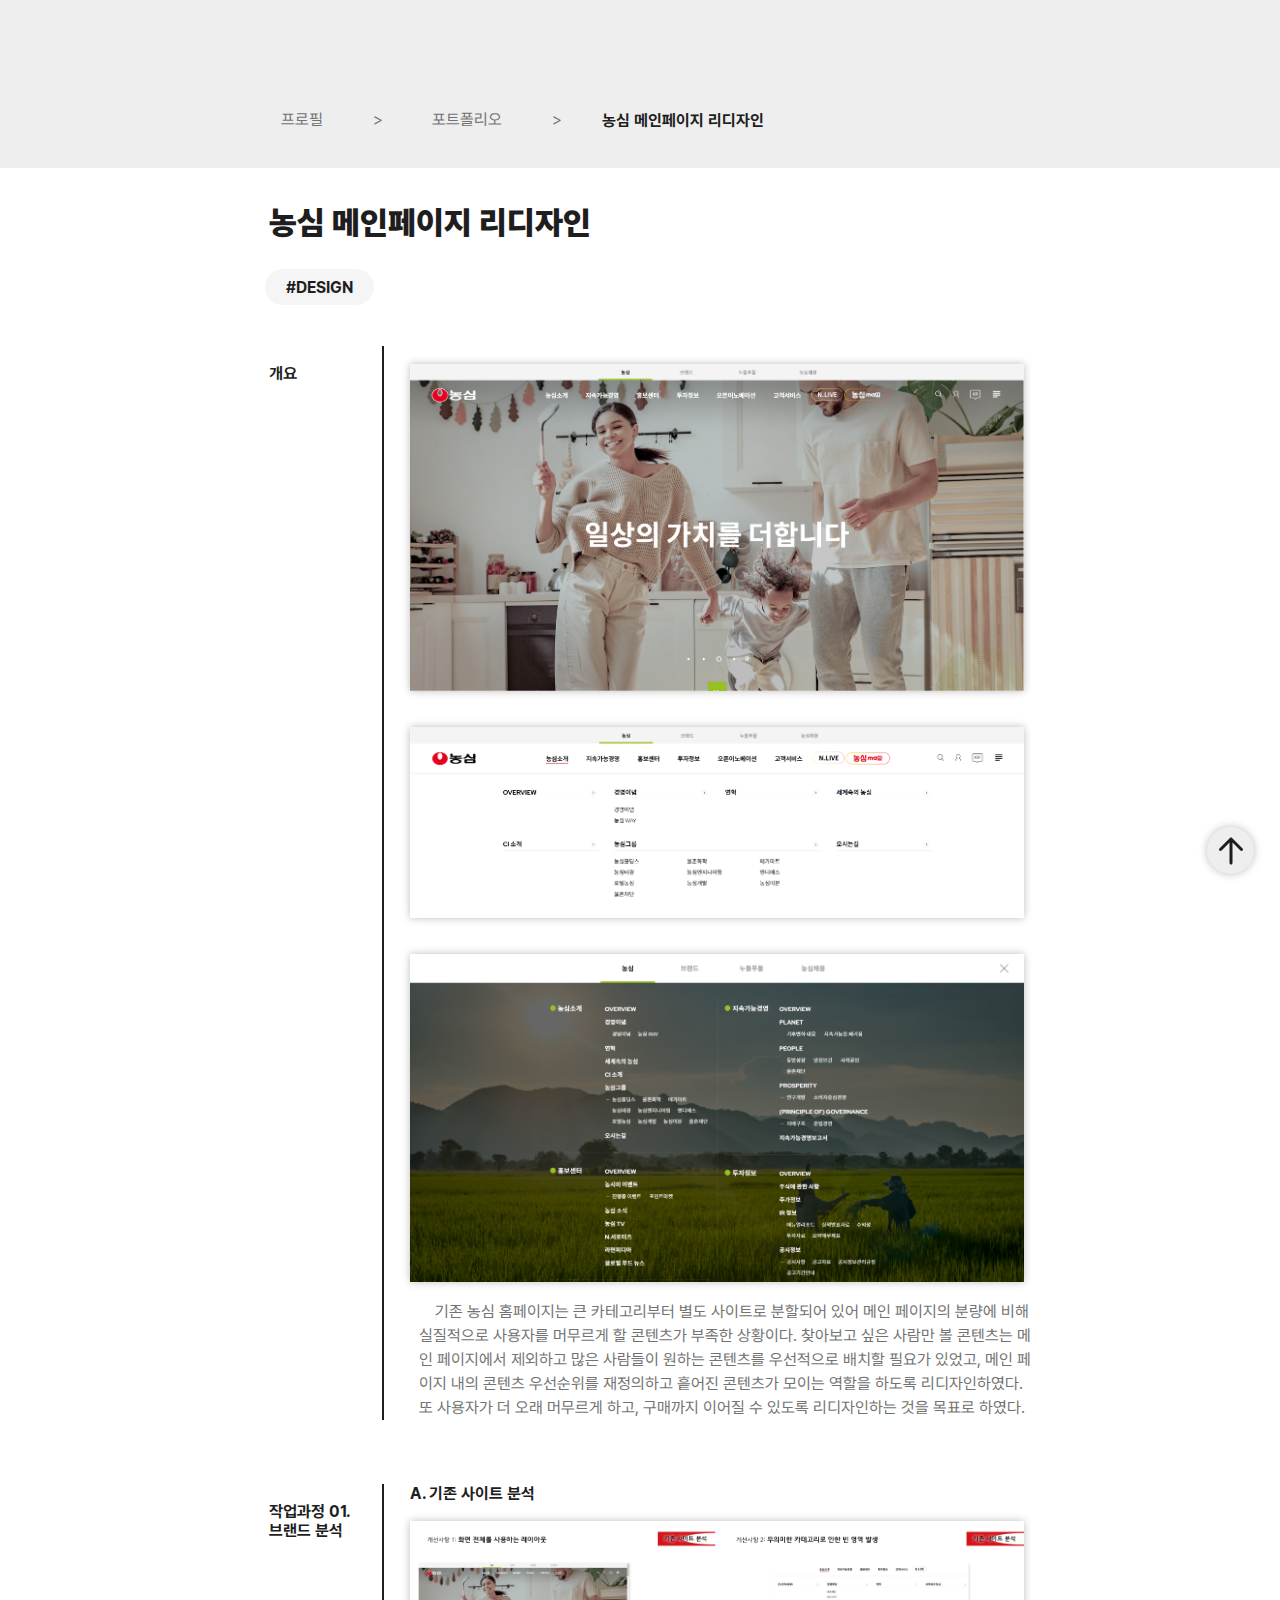
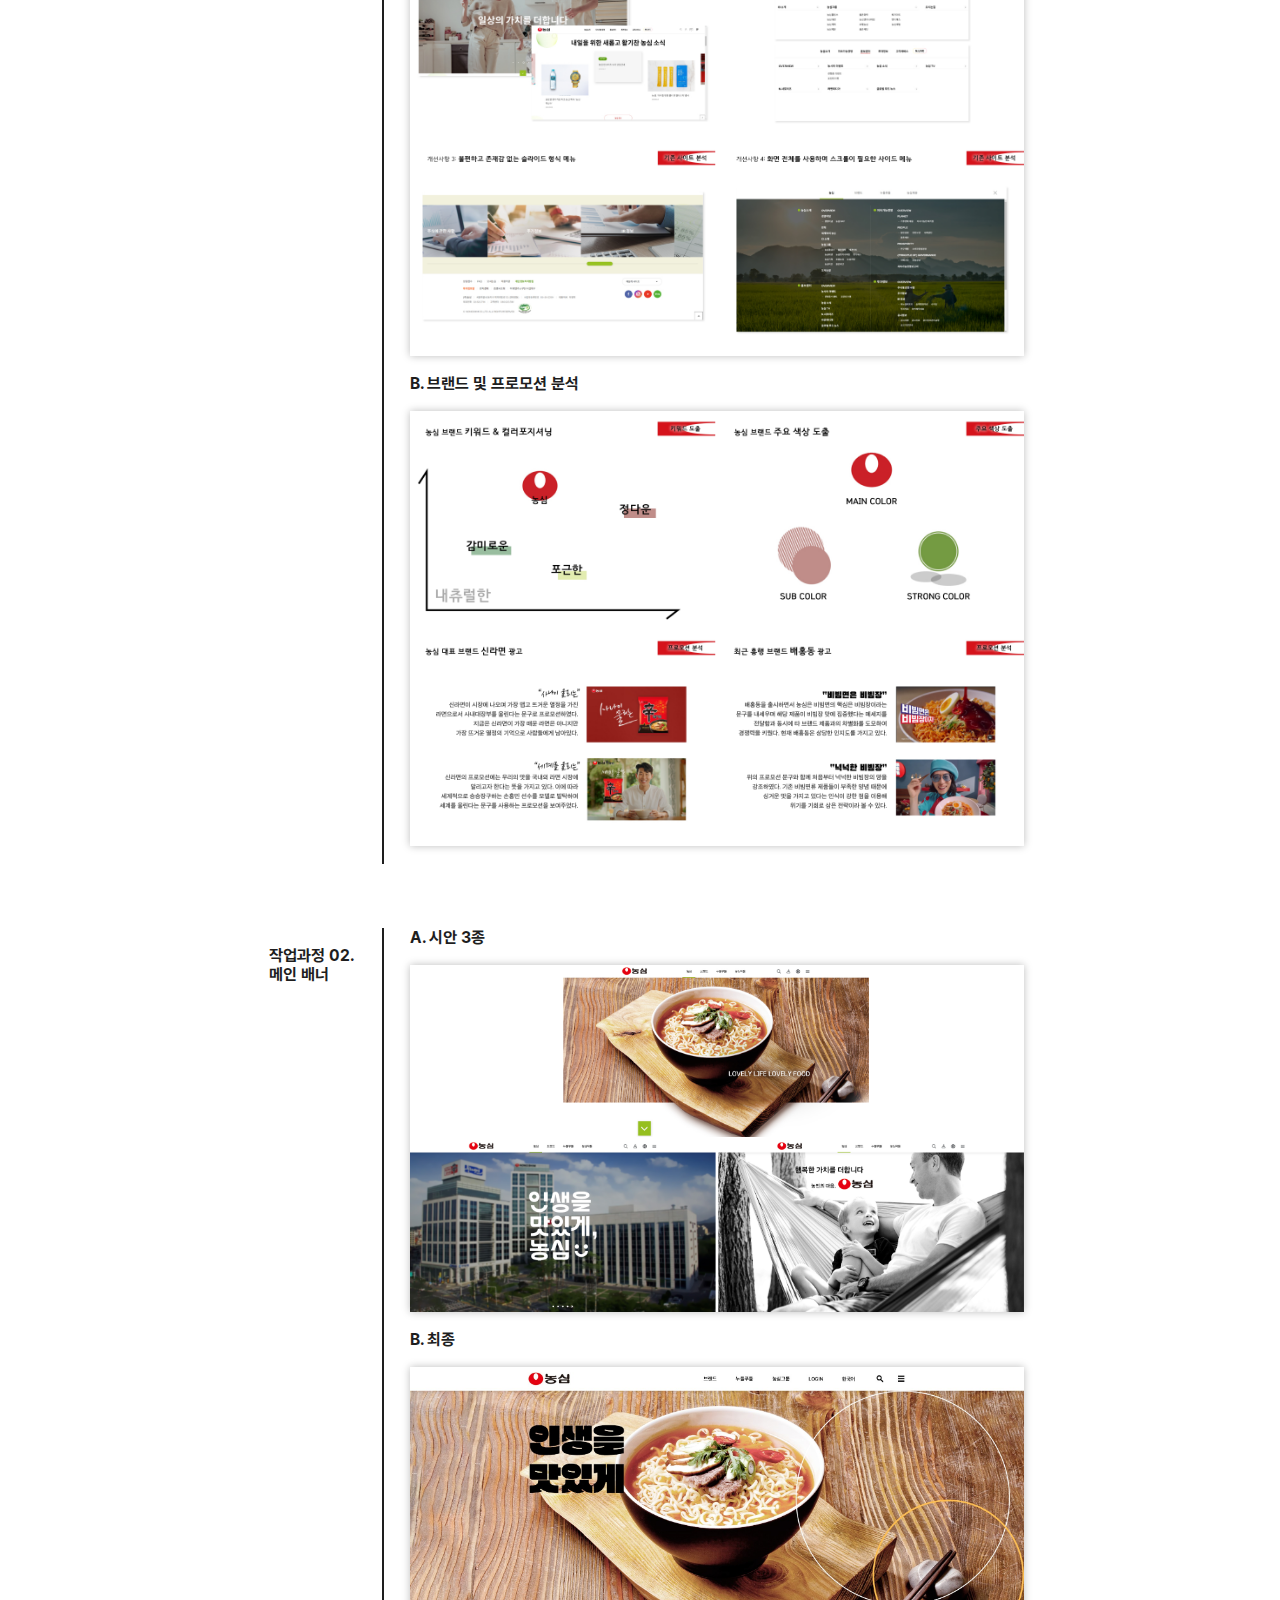
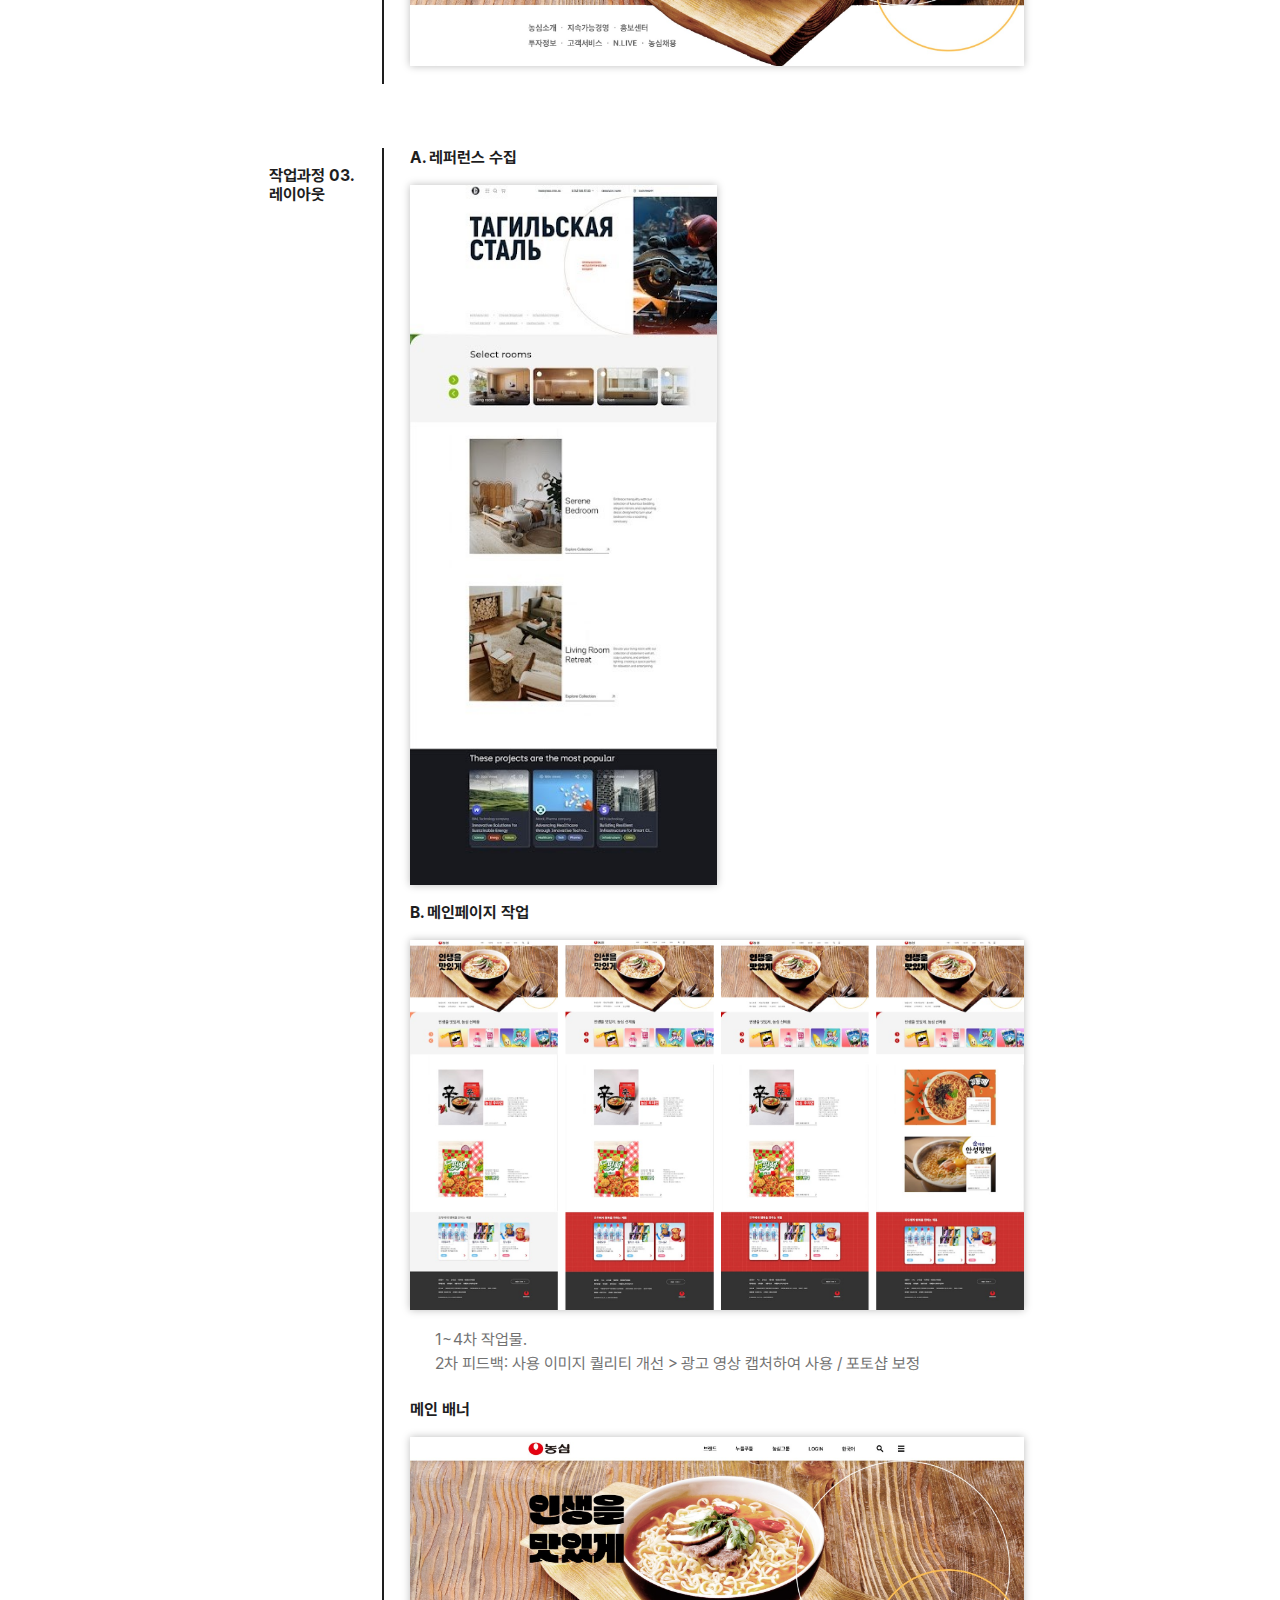
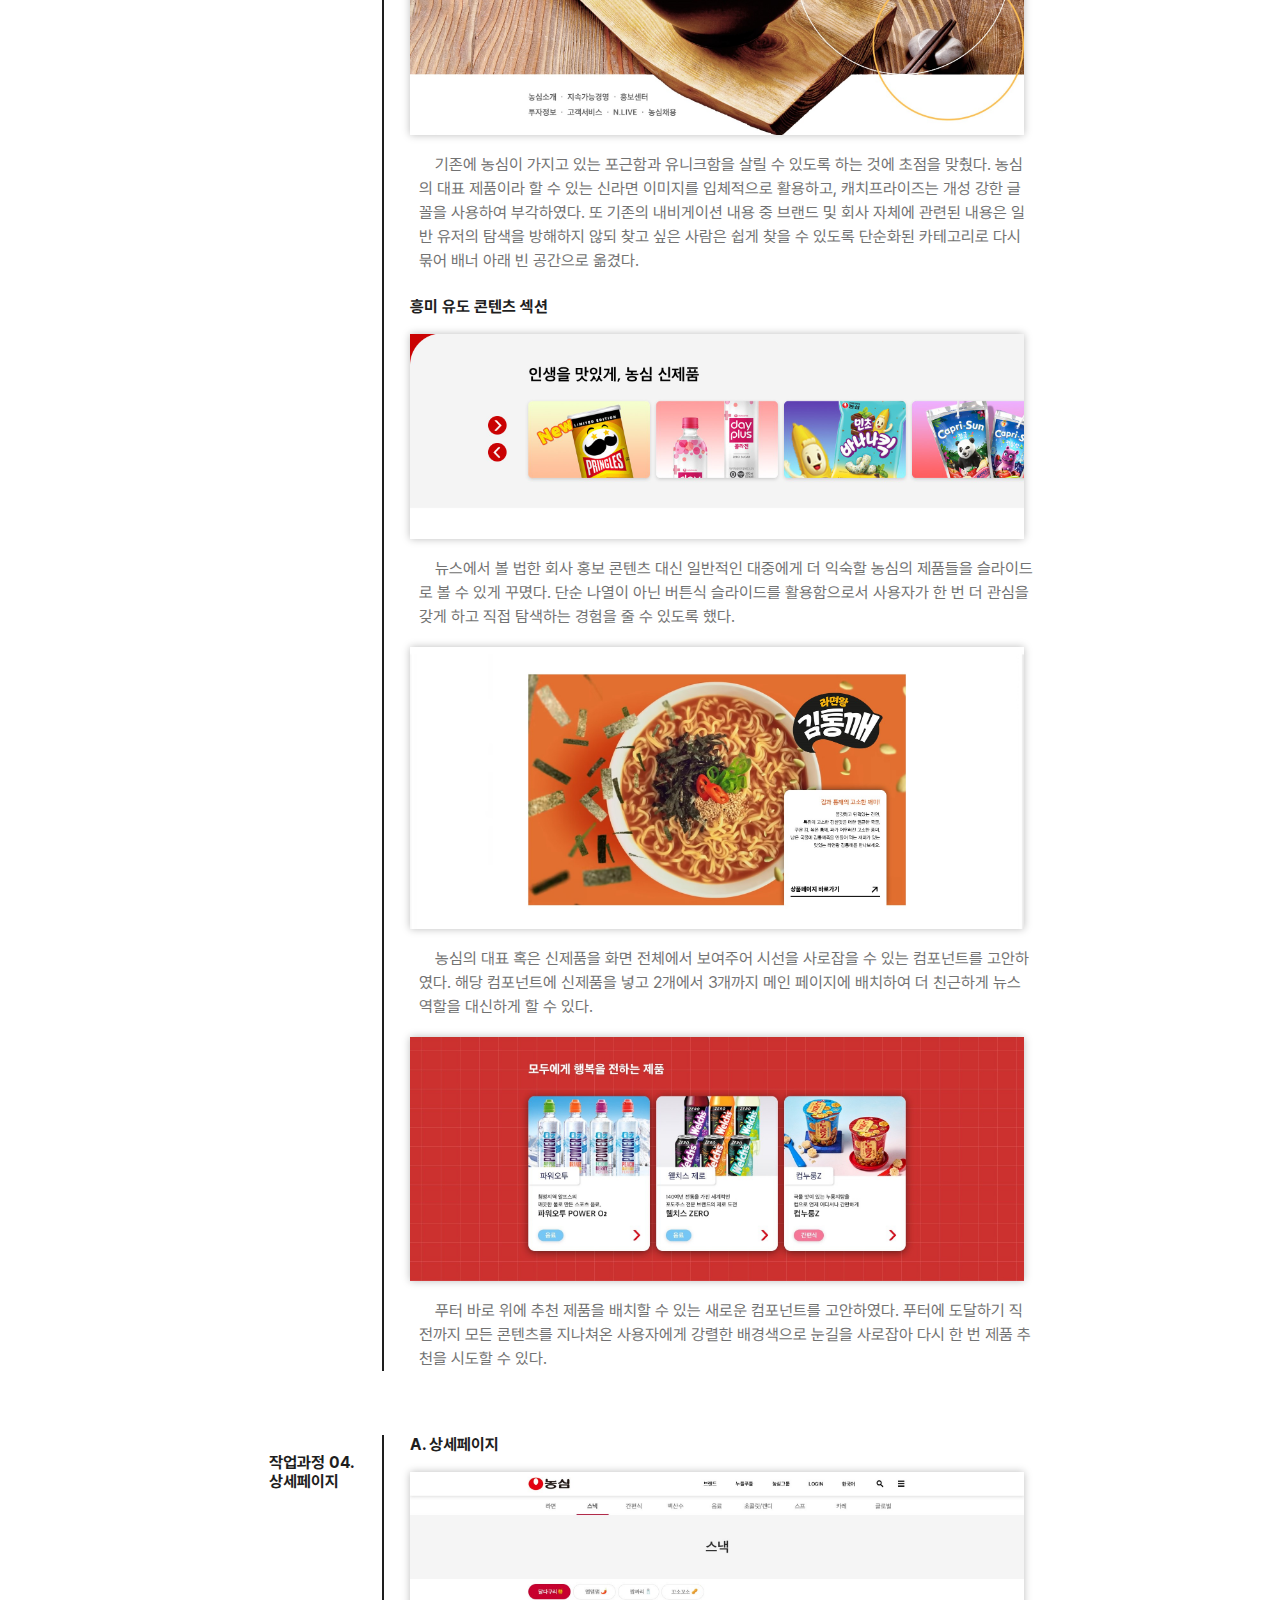
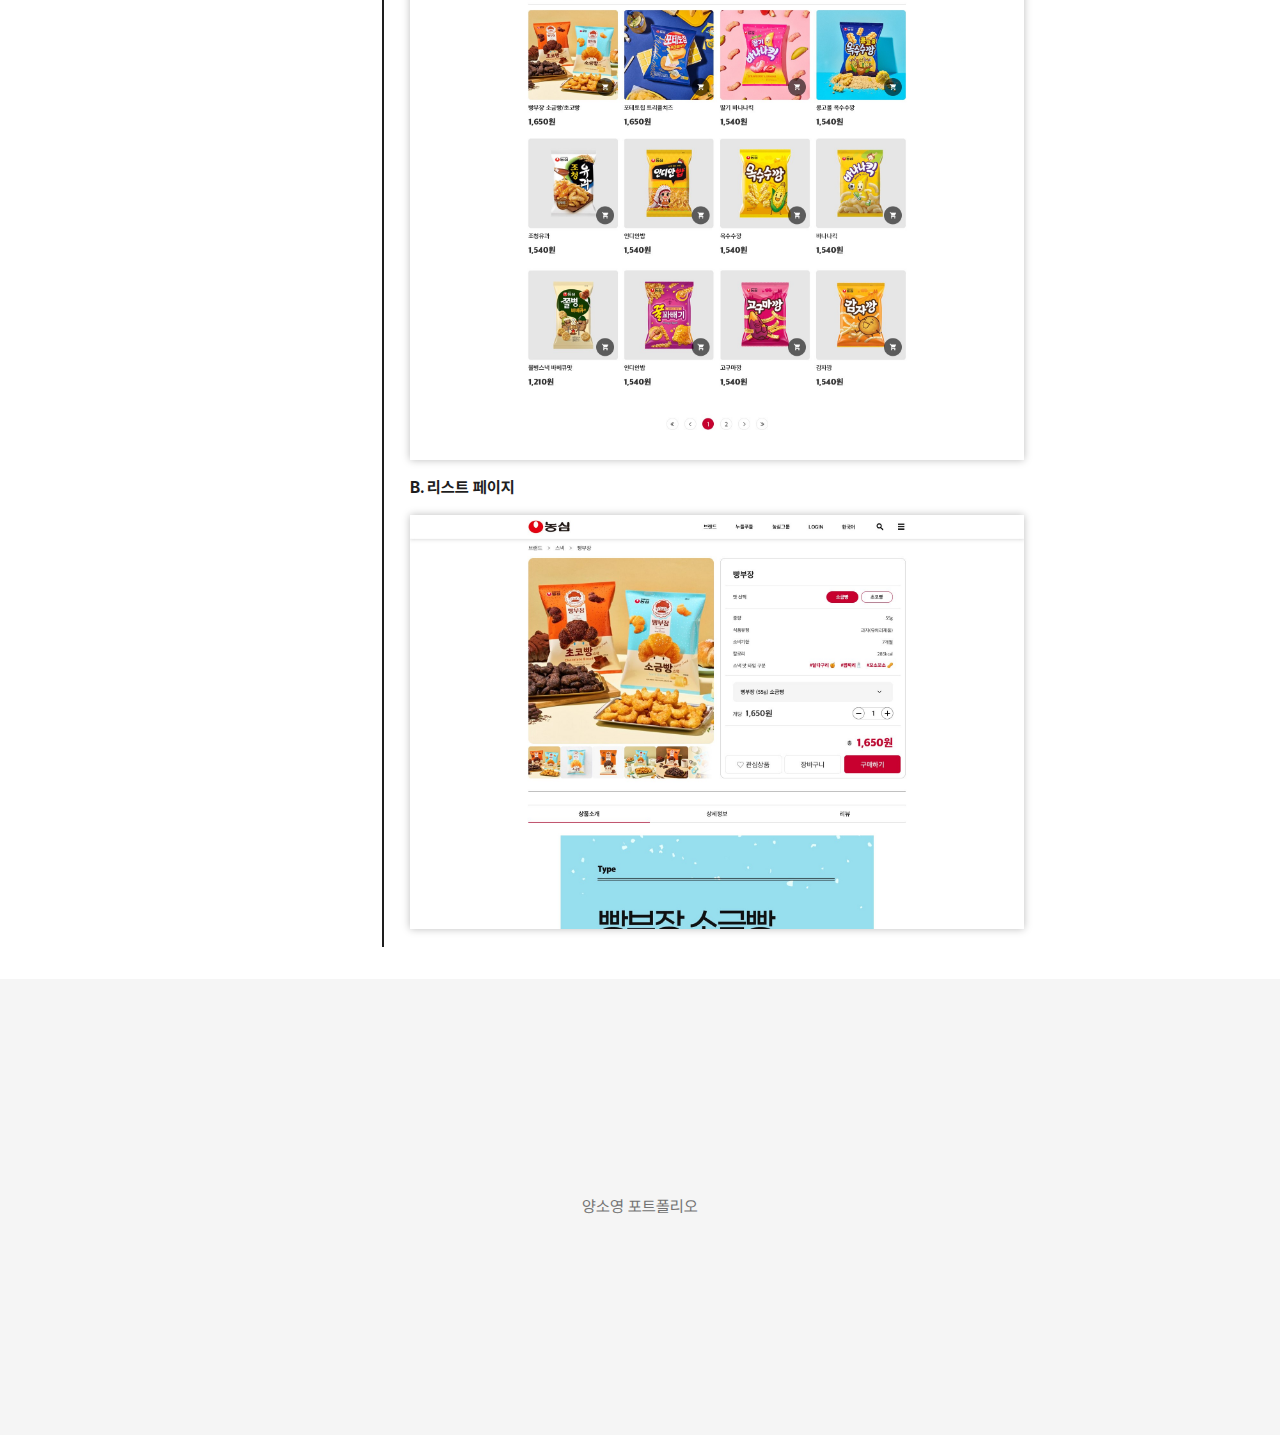
<file: portfolio/webpj/nongshim.html>
<html>
    <head>
        <link href="../web.css" rel="stylesheet">
        <title>webpj/nongshim</title>
    </head>
    <body>
        <nav id="nav">
            <a href="https://eneciel.github.io/portfolio"><p>프로필</p></a>
            <a href="#"><p>></p></a>
            <a href="../web.html"><p>포트폴리오</p></a>
            <a href="#"><p>></p></a>
            <a href="#"><h4>농심 메인페이지 리디자인</h4></a>
        </nav>
        <main>
            <h1>농심 메인페이지 리디자인</h1>
            <div class="row">
                <div class="filterButton"><h4>#DESIGN</h4></div>
            </div>
            <div class="project">
                <div class="pj-header"><h3>개요</h3></div>
                <div class="pj-section">
                    <img src="../source/nongshim/nongshim_ogpage_01.png">
                    <img src="../source/nongshim/nongshim_ogpage_02.png">
                    <img src="../source/nongshim/nongshim_ogpage_03.png">
                    <p>
                        기존 농심 홈페이지는 큰 카테고리부터 별도 사이트로 분할되어 있어 메인 페이지의 분량에 비해 실질적으로 사용자를 머무르게 할 콘텐츠가 부족한 상황이다.
                        찾아보고 싶은 사람만 볼 콘텐츠는 메인 페이지에서 제외하고 많은 사람들이 원하는 콘텐츠를 우선적으로 배치할 필요가 있었고,
                        메인 페이지 내의 콘텐츠 우선순위를 재정의하고 흩어진 콘텐츠가 모이는 역할을 하도록 리디자인하였다.
                        또 사용자가 더 오래 머무르게 하고, 구매까지 이어질 수 있도록 리디자인하는 것을 목표로 하였다.
                    </p>
                </div>
            </div>
            <div class="project">
                <div class="pj-header"><h3>작업과정 01.<br>브랜드 분석</h3></div>
                <div class="pj-section">
                    <h4>A. 기존 사이트 분석</h4>
                    <img src="../source/nongshim/BrandWebReport_Pages.png">
                    <h4>B. 브랜드 및 프로모션 분석</h4>
                    <img src="../source/nongshim/BrandWebReport_Promo.png">
                </div>
            </div>
            <div class="project">
                <div class="pj-header"><h3>작업과정 02.<br>메인 배너</h3></div>
                <div class="pj-section">
                    <h4>A. 시안 3종</h4>
                    <img src="../source/nongshim/Banner3s.png">
                    <h4>B. 최종</h4>
                    <img src="../source/nongshim/nongshim_new_01.jpg">
                </div>
            </div>
            <div class="project">
                <div class="pj-header"><h3>작업과정 03.<br>레이아웃</h3></div>
                <div class="pj-section">
                    <h4>A. 레퍼런스 수집</h4>
                    <img src="../source/nongshim/brandweb_ref.jpg" style="width: 50%;">
                    <h4>B. 메인페이지 작업</h4>
                    <img src="../source/nongshim/brandweb1to4.jpg">
                    <p>1~4차 작업물.</p>
                    <p>2차 피드백: 사용 이미지 퀄리티 개선 > 광고 영상 캡처하여 사용 / 포토샵 보정<br><br></p>
                    <h4>메인 배너</h4>
                    <img src="../source/nongshim/nongshim_new_01.jpg">
                    <p>
                        기존에 농심이 가지고 있는 포근함과 유니크함을 살릴 수 있도록 하는 것에 초점을 맞췄다. 
                        농심의 대표 제품이라 할 수 있는 신라면 이미지를 입체적으로 활용하고, 캐치프라이즈는 개성 강한 글꼴을 사용하여 부각하였다. 
                        또 기존의 내비게이션 내용 중 브랜드 및 회사 자체에 관련된 내용은 
                        일반 유저의 탐색을 방해하지 않되 찾고 싶은 사람은 쉽게 찾을 수 있도록 
                        단순화된 카테고리로 다시 묶어 배너 아래 빈 공간으로 옮겼다.
                        <br><br>
                    </p>
                    <h4>흥미 유도 콘텐츠 섹션</h4>
                    <img src="../source/nongshim/nongshim_new_02.jpg">
                    <p>
                        뉴스에서 볼 법한 회사 홍보 콘텐츠 대신 일반적인 대중에게 더 익숙할 농심의 제품들을 슬라이드로 볼 수 있게 꾸몄다. 
                        단순 나열이 아닌 버튼식 슬라이드를 활용함으로서 사용자가 한 번 더 관심을 갖게 하고 직접 탐색하는 경험을 줄 수 있도록 했다.
                    </p>
                    <img src="../source/nongshim/nongshim_new_03.jpg">
                    <p>
                        농심의 대표 혹은 신제품을 화면 전체에서 보여주어 시선을 사로잡을 수 있는 컴포넌트를 고안하였다. 
                        해당 컴포넌트에 신제품을 넣고 2개에서 3개까지 메인 페이지에 배치하여 더 친근하게 뉴스 역할을 대신하게 할 수 있다.
                    </p>
                    <img src="../source/nongshim/nongshim_new_04.jpg">
                    <p>
                        푸터 바로 위에 추천 제품을 배치할 수 있는 새로운 컴포넌트를 고안하였다. 
                        푸터에 도달하기 직전까지 모든 콘텐츠를 지나쳐온 사용자에게 강렬한 배경색으로 눈길을 사로잡아 다시 한 번 제품 추천을 시도할 수 있다.
                    </p>
                </div>
            </div>
            <div class="project">
                <div class="pj-header"><h3>작업과정 04.<br>상세페이지</h3></div>
                <div class="pj-section">
                    <h4>A. 상세페이지</h4>
                    <img src="../source/nongshim/nongshim_new_05.jpg">
                    <h4>B. 리스트 페이지</h4>
                    <img src="../source/nongshim/nongshim_new_06.jpg">
                </div>
            </div>
        </main>
        <footer>
            <p>양소영 포트폴리오</p>
        </footer>

        <a href="#nav" id="TTT">
            <img src="../source/up-arrow-stick.svg">
        </a>
    </body>
</html>
</file>
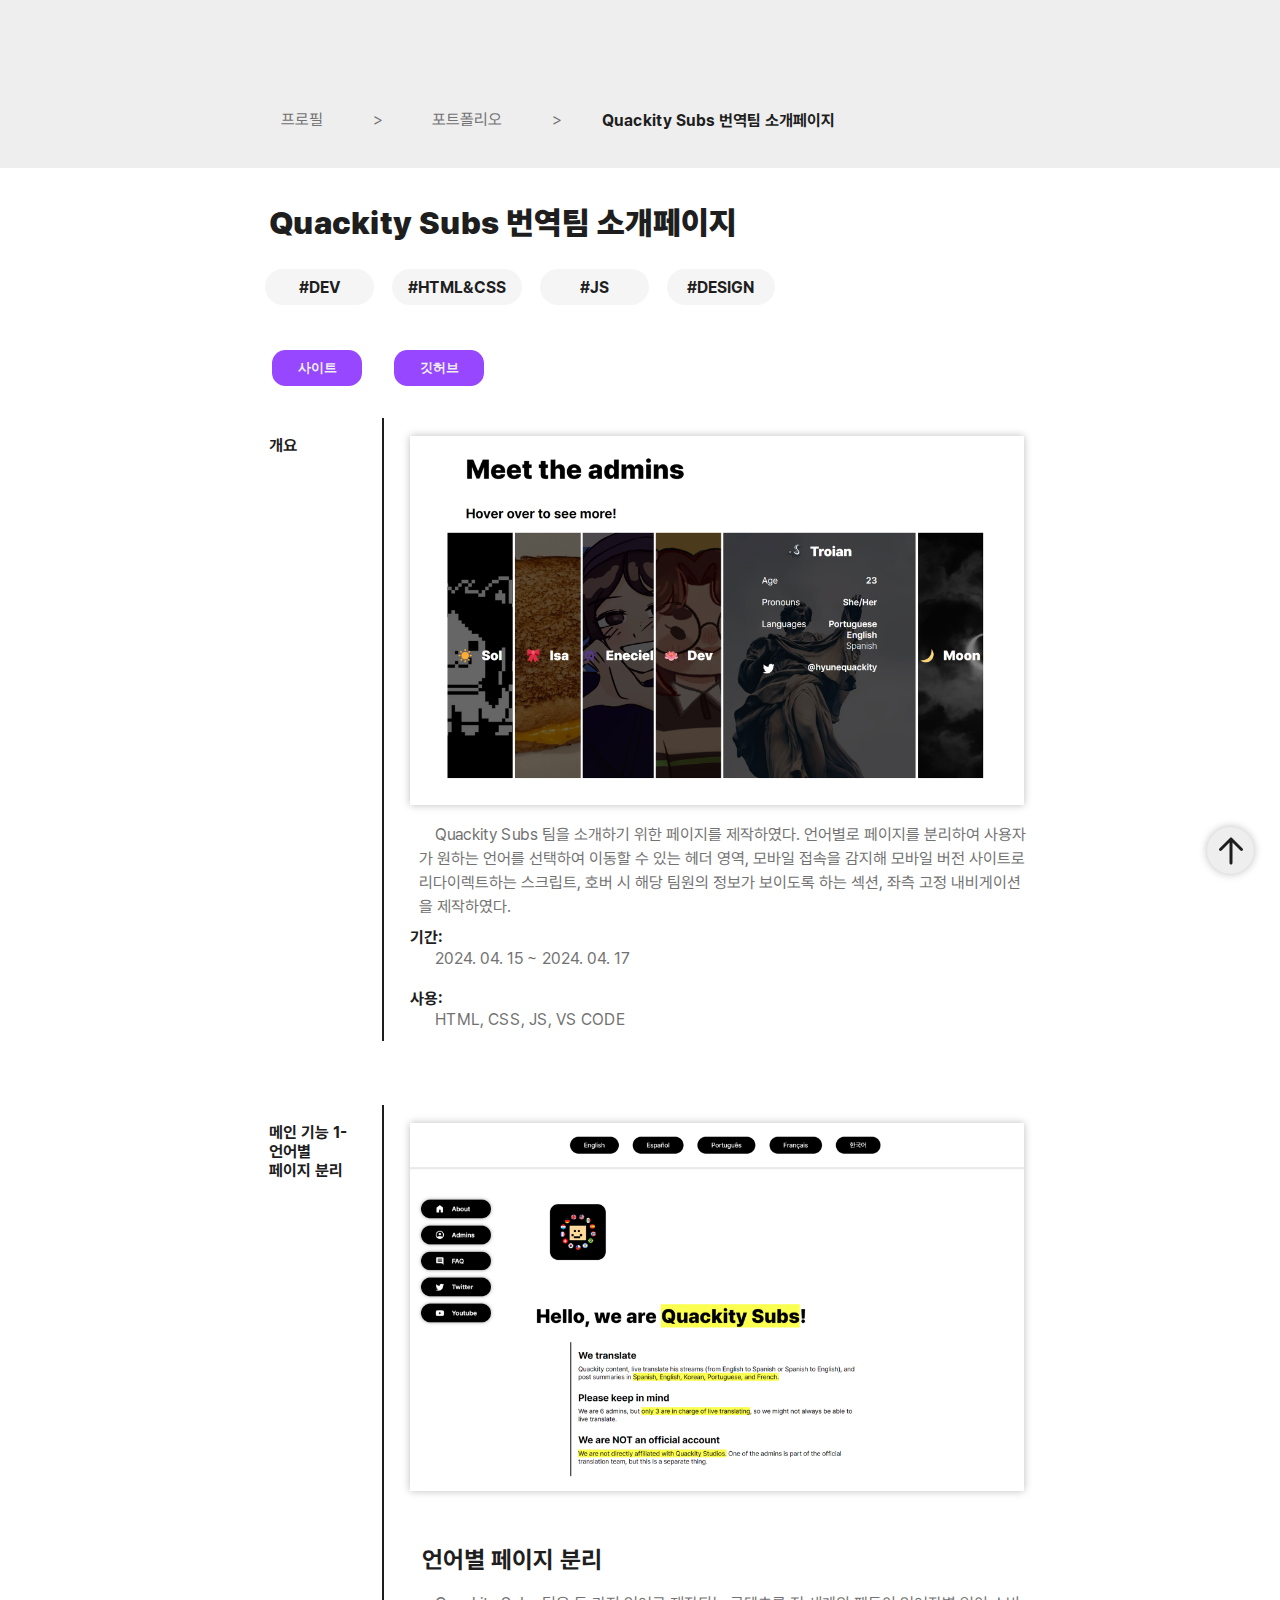
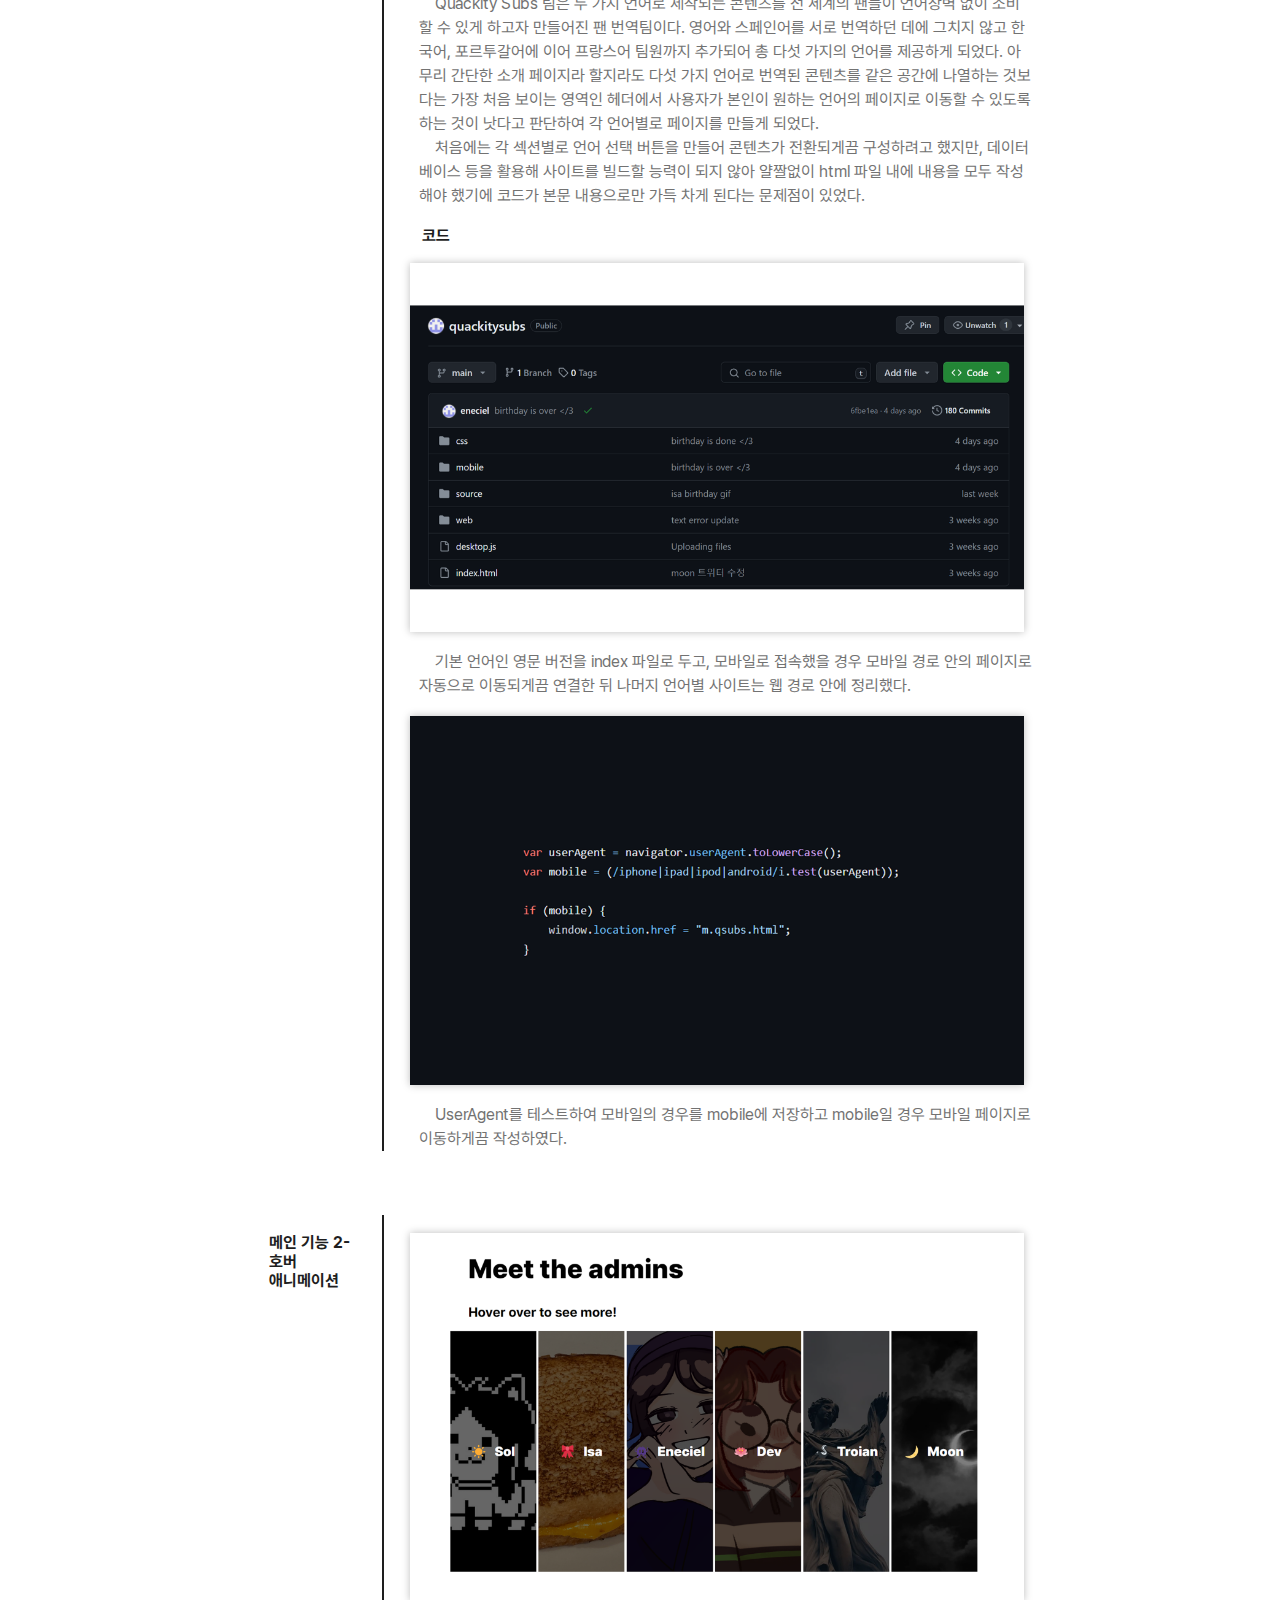
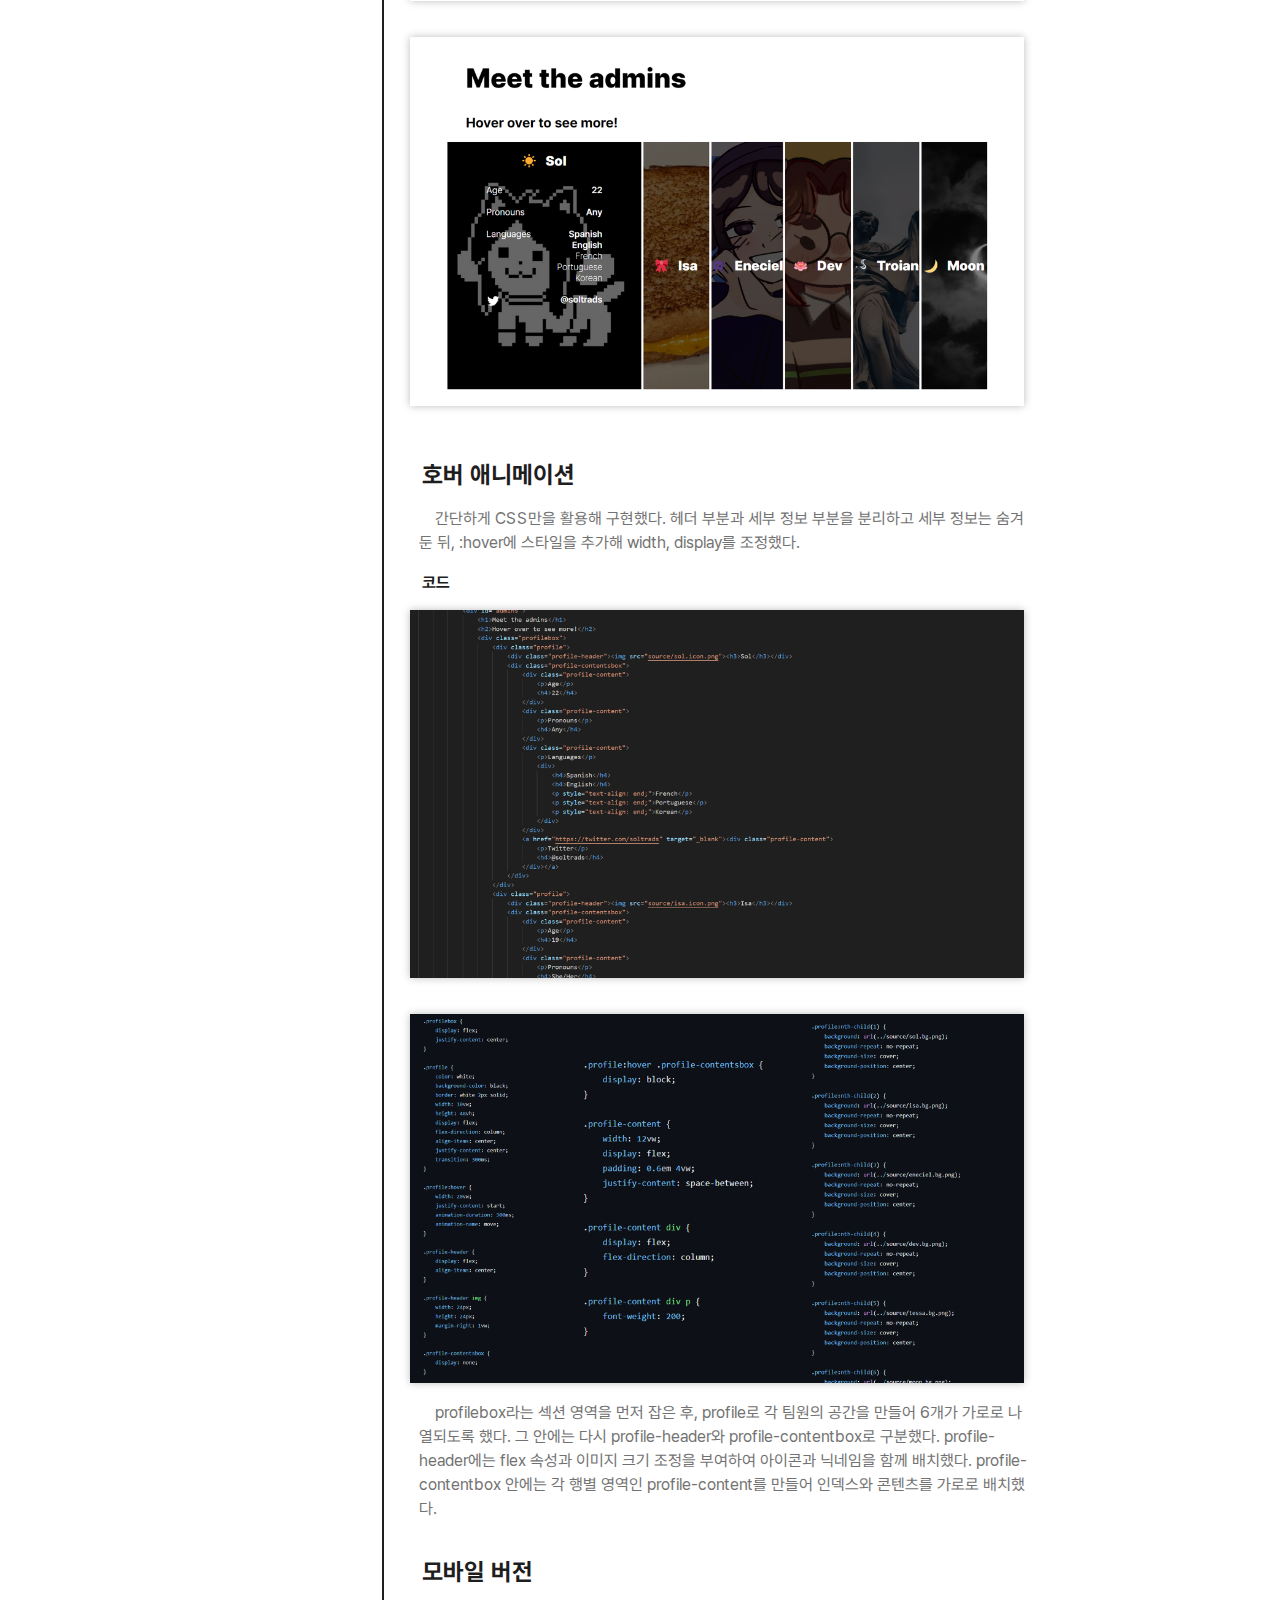
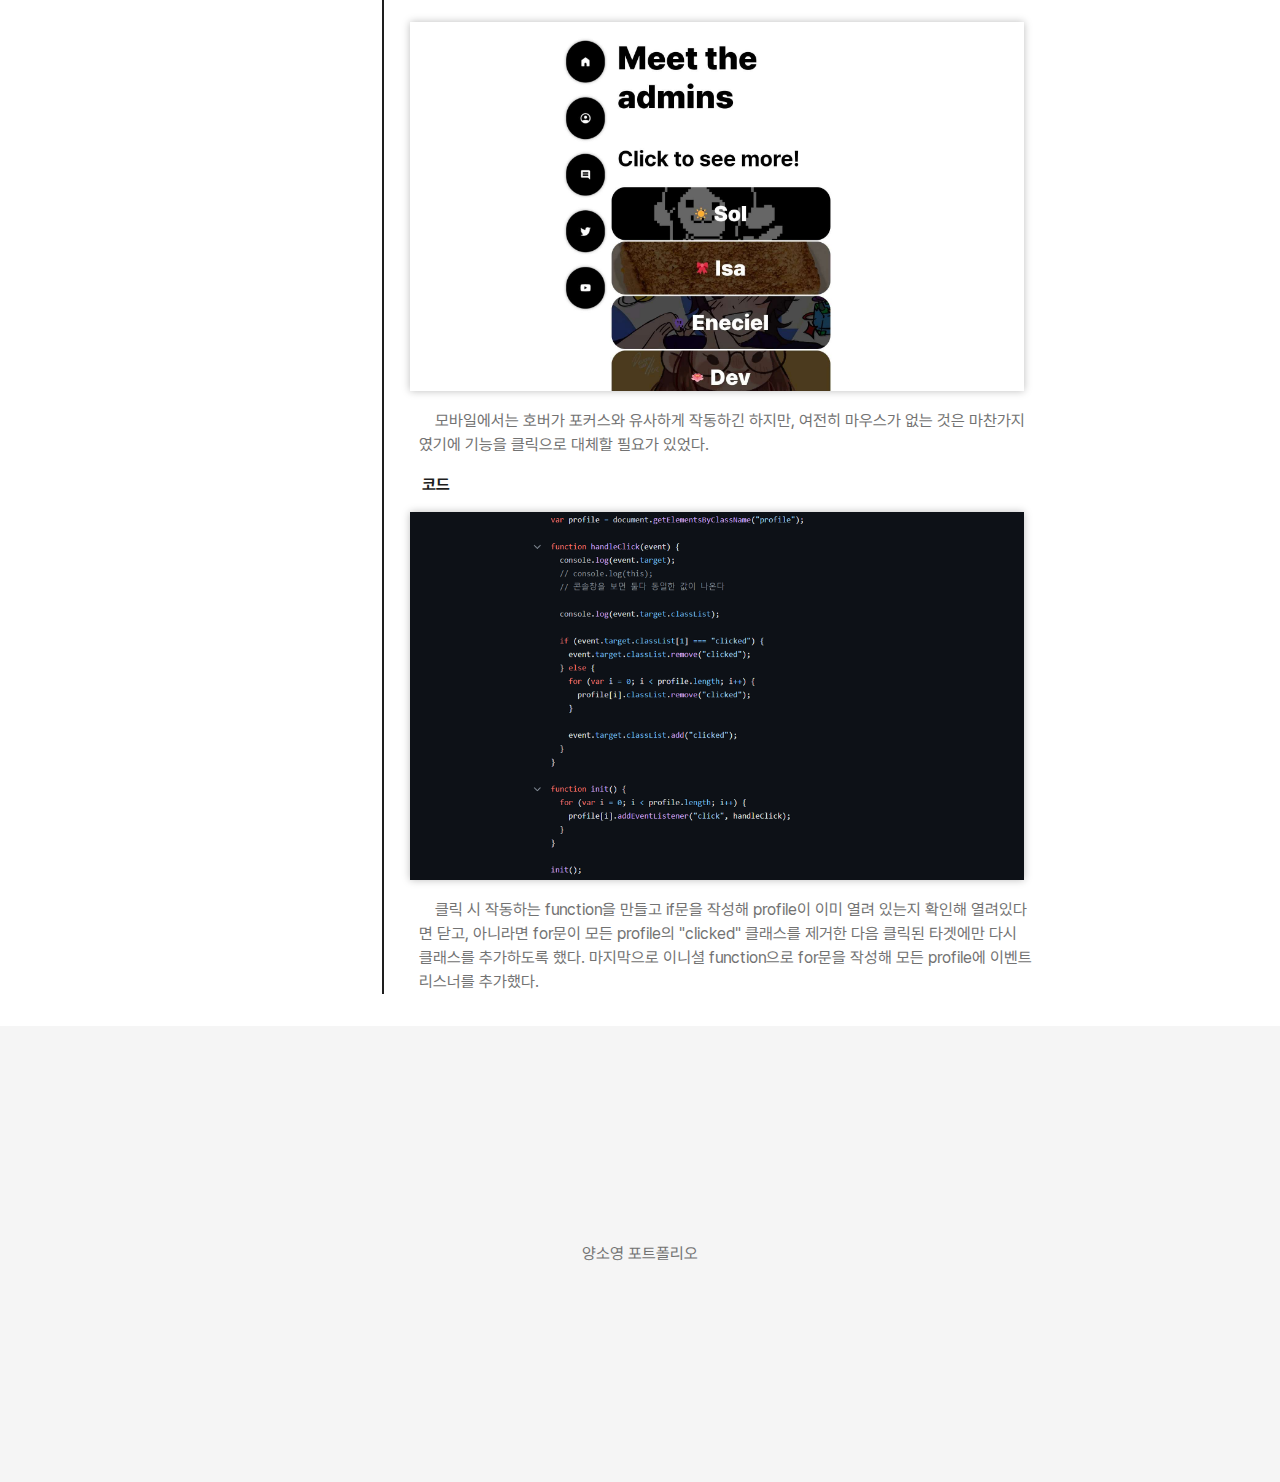
<file: portfolio/webpj/qsubs.html>
<html>
    <head>
        <link href="../web.css" rel="stylesheet">
        <title>webpj/qsubs</title>
    </head>
    <body>
        <nav id="nav">
            <a href="https://eneciel.github.io/portfolio"><p>프로필</p></a>
            <a href="#"><p>></p></a>
            <a href="../web.html"><p>포트폴리오</p></a>
            <a href="#"><p>></p></a>
            <a href="#"><h4>Quackity Subs 번역팀 소개페이지</h4></a>
        </nav>
        <main>
            <h1>Quackity Subs 번역팀 소개페이지</h1>
            <div class="row">
                <div class="filterButton"><h4>#DEV</h4></div>
                <div class="filterButton"><h4>#HTML&CSS</h4></div>
                <div class="filterButton"><h4>#JS</h4></div>
                <div class="filterButton"><h4>#DESIGN</h4></div>
            </div>
            <div class="row" style="padding-top: 4vh;">
                <a href="https://eneciel.github.io/quackitysubs" target="_blank"><button>사이트</button></a>
                <a href="https://github.com/eneciel/quackitysubs" target="_blank"><button>깃허브</button></a>
            </div>
            <div class="project">
                <div class="pj-header"><h3>개요</h3></div>
                <div class="pj-section">
                    <img src="../source/qsubs/function-01.png">
                    <p>Quackity Subs 팀을 소개하기 위한 페이지를 제작하였다. 
                        언어별로 페이지를 분리하여 사용자가 원하는 언어를 선택하여 이동할 수 있는 헤더 영역, 
                        모바일 접속을 감지해 모바일 버전 사이트로 리다이렉트하는 스크립트, 
                        호버 시 해당 팀원의 정보가 보이도록 하는 섹션,
                        좌측 고정 내비게이션을 제작하였다.</p>
                    <div style="padding: 1vh 0;">
                        <h4>기간:</h4>
                        <p>2024. 04. 15 ~ 2024. 04. 17</p>
                    </div>
                    <div style="padding: 1vh 0;">
                        <h4>사용:</h4>
                        <p>HTML, CSS, JS, VS CODE</p>
                    </div>
                </div>
            </div>
            <div class="project">
                <div class="pj-header"><h3>메인 기능 1- <br>언어별 <br>페이지 분리</h3></div>
                <div class="pj-section">
                    <img src="../source/qsubs/main-01.png">
                    <h2>언어별 페이지 분리</h2>
                    <p>
                        Quackity Subs 팀은 두 가지 언어로 제작되는 콘텐츠를 전 세계의 팬들이 언어장벽 없이 소비할 수 있게 하고자 만들어진 팬 번역팀이다.
                        영어와 스페인어를 서로 번역하던 데에 그치지 않고 한국어, 포르투갈어에 이어 프랑스어 팀원까지 추가되어 총 다섯 가지의 언어를 제공하게 되었다.
                        아무리 간단한 소개 페이지라 할지라도 다섯 가지 언어로 번역된 콘텐츠를 같은 공간에 나열하는 것보다는
                        가장 처음 보이는 영역인 헤더에서 사용자가 본인이 원하는 언어의 페이지로 이동할 수 있도록 하는 것이 낫다고 판단하여
                        각 언어별로 페이지를 만들게 되었다.
                    </p>
                    <p>
                        처음에는 각 섹션별로 언어 선택 버튼을 만들어 콘텐츠가 전환되게끔 구성하려고 했지만, 
                        데이터베이스 등을 활용해 사이트를 빌드할 능력이 되지 않아 얄짤없이 html 파일 내에 내용을 모두 작성해야 했기에
                        코드가 본문 내용으로만 가득 차게 된다는 문제점이 있었다. 
                    </p>
                    <h3>코드</h3>
                    <img src="../source/qsubs/function-03.png">
                    <p>기본 언어인 영문 버전을 index 파일로 두고, 
                        모바일로 접속했을 경우 모바일 경로 안의 페이지로 자동으로 이동되게끔 연결한 뒤
                        나머지 언어별 사이트는 웹 경로 안에 정리했다.
                    </p>
                    <img src="../source/qsubs/function-07.png">
                    <p>
                        UserAgent를 테스트하여 모바일의 경우를 mobile에 저장하고 mobile일 경우 모바일 페이지로 이동하게끔 작성하였다.
                    </p>
                </div>
            </div>
            <div class="project">
                <div class="pj-header"><h3>메인 기능 2- <br>호버 애니메이션</h3></div>
                <div class="pj-section">
                    <img src="../source/qsubs/function-02.png">
                    <img src="../source/qsubs/main-02.png">
                    <h2>호버 애니메이션</h2>
                    <p>
                        간단하게 CSS만을 활용해 구현했다. 
                        헤더 부분과 세부 정보 부분을 분리하고 세부 정보는 숨겨둔 뒤,
                        :hover에 스타일을 추가해 width, display를 조정했다.
                    </p>
                    <h3>코드</h3>
                    <img src="../source/qsubs/function-04.png">
                    <img src="../source/qsubs/function-05.png">
                    <p>
                        profilebox라는 섹션 영역을 먼저 잡은 후, 
                        profile로 각 팀원의 공간을 만들어 6개가 가로로 나열되도록 했다.
                        그 안에는 다시 profile-header와 profile-contentbox로 구분했다.
                        profile-header에는 flex 속성과 이미지 크기 조정을 부여하여 아이콘과 닉네임을 함께 배치했다.
                        profile-contentbox 안에는 각 행별 영역인 profile-content를 만들어 인덱스와 콘텐츠를 가로로 배치했다.
                    </p>
                    <h2>모바일 버전</h2>
                    <img src="../source/qsubs/main-03.png">
                    <p>
                        모바일에서는 호버가 포커스와 유사하게 작동하긴 하지만, 여전히 마우스가 없는 것은 마찬가지였기에 기능을 클릭으로 대체할 필요가 있었다.
                    </p>
                    <h3>코드</h3>
                    <img src="../source/qsubs/function-06.png">
                    <p>
                        클릭 시 작동하는 function을 만들고 if문을 작성해 profile이 이미 열려 있는지 확인해 열려있다면 닫고,
                        아니라면 for문이 모든 profile의 "clicked" 클래스를 제거한 다음 클릭된 타겟에만 다시 클래스를 추가하도록 했다.
                        마지막으로 이니셜 function으로 for문을 작성해 모든 profile에 이벤트리스너를 추가했다.
                    </p>
                </div>
            </div>
        </main>
        <footer>
            <p>양소영 포트폴리오</p>
        </footer>

        <a href="#nav" id="TTT">
            <img src="../source/up-arrow-stick.svg">
        </a>
    </body>
</html>
</file>
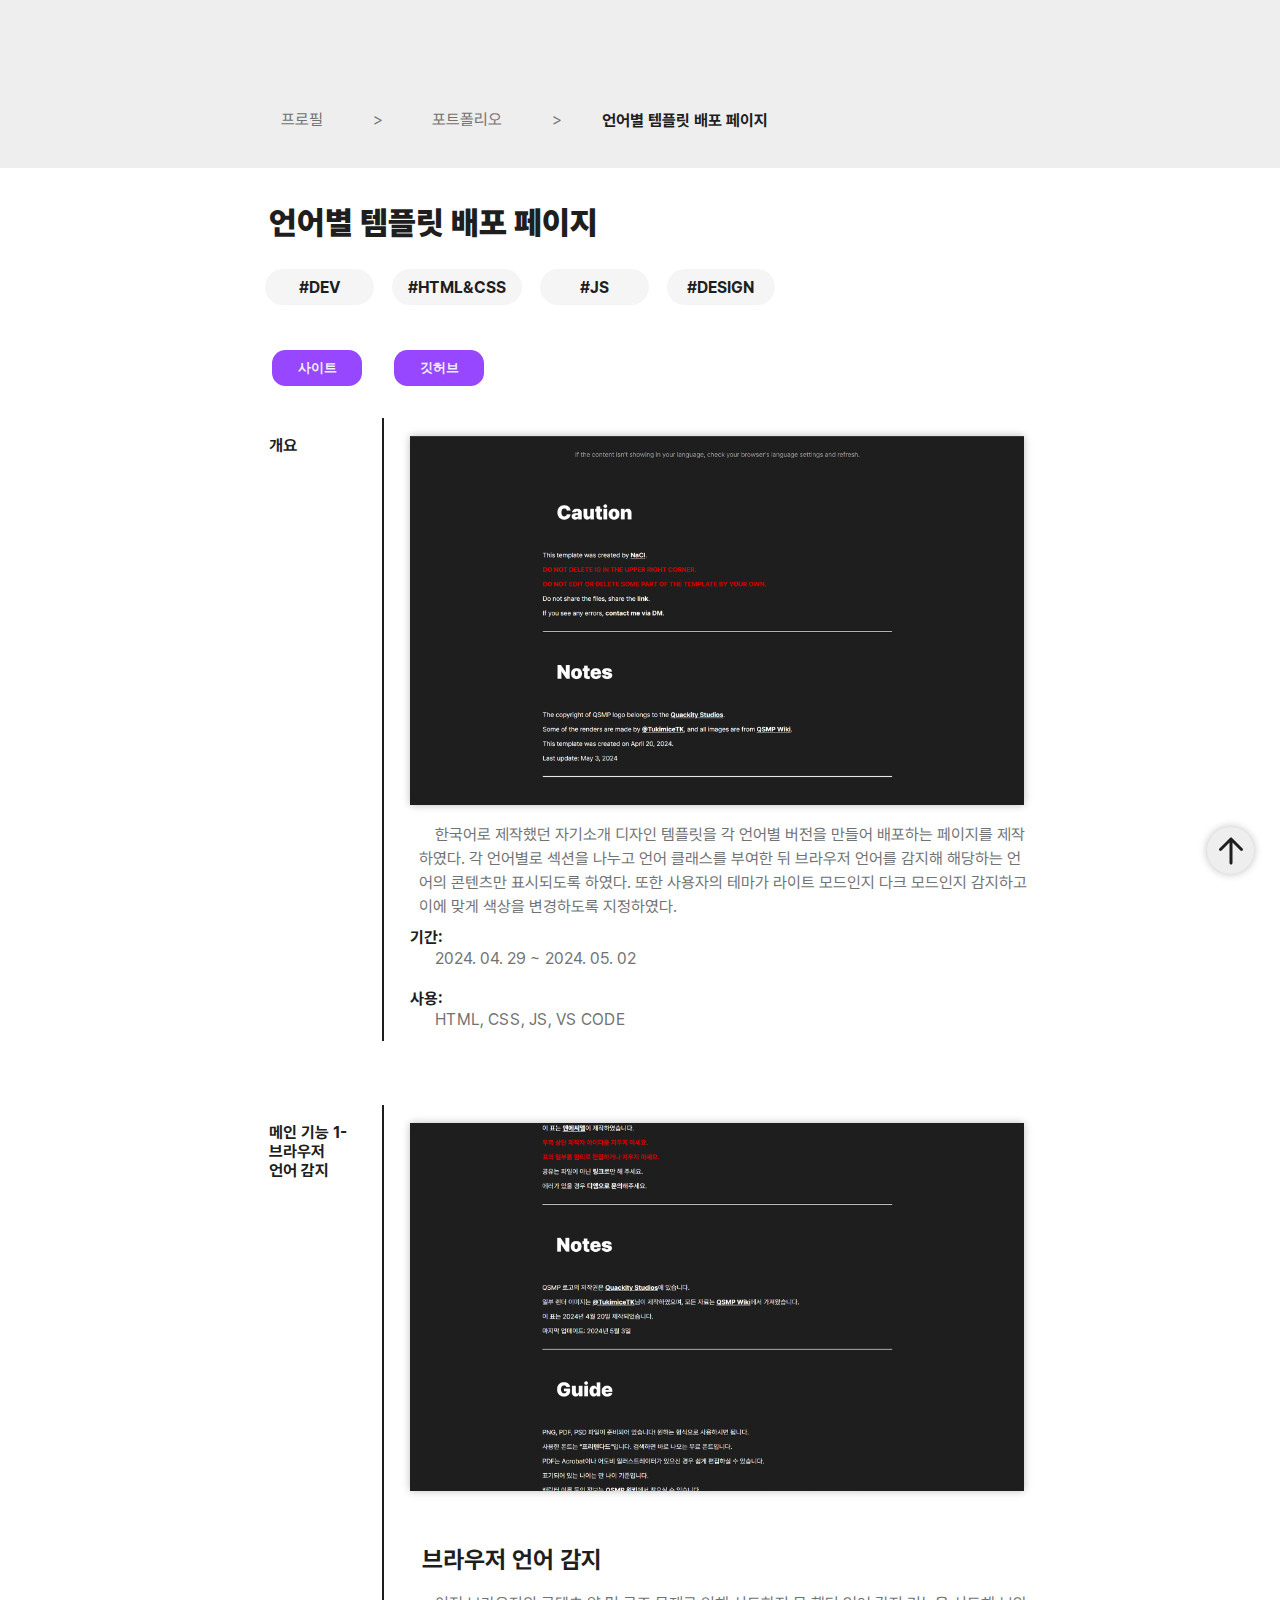
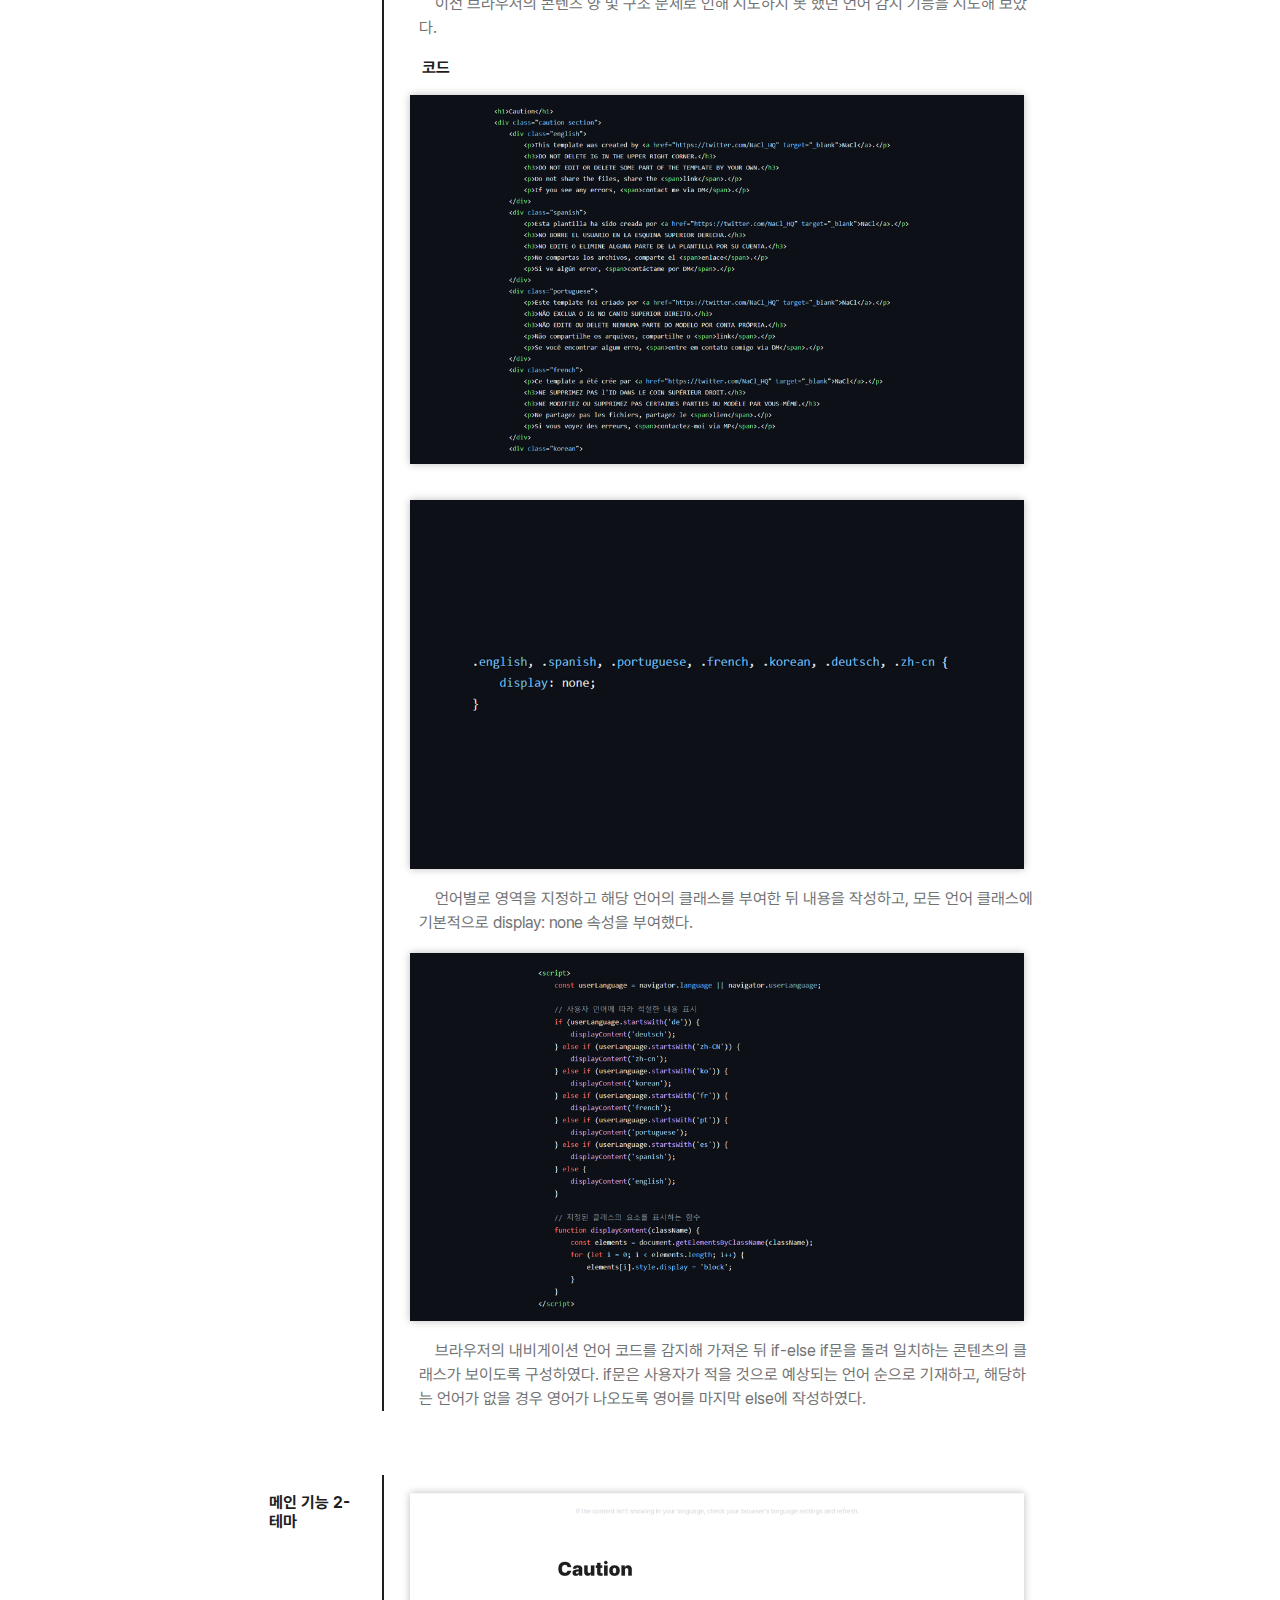
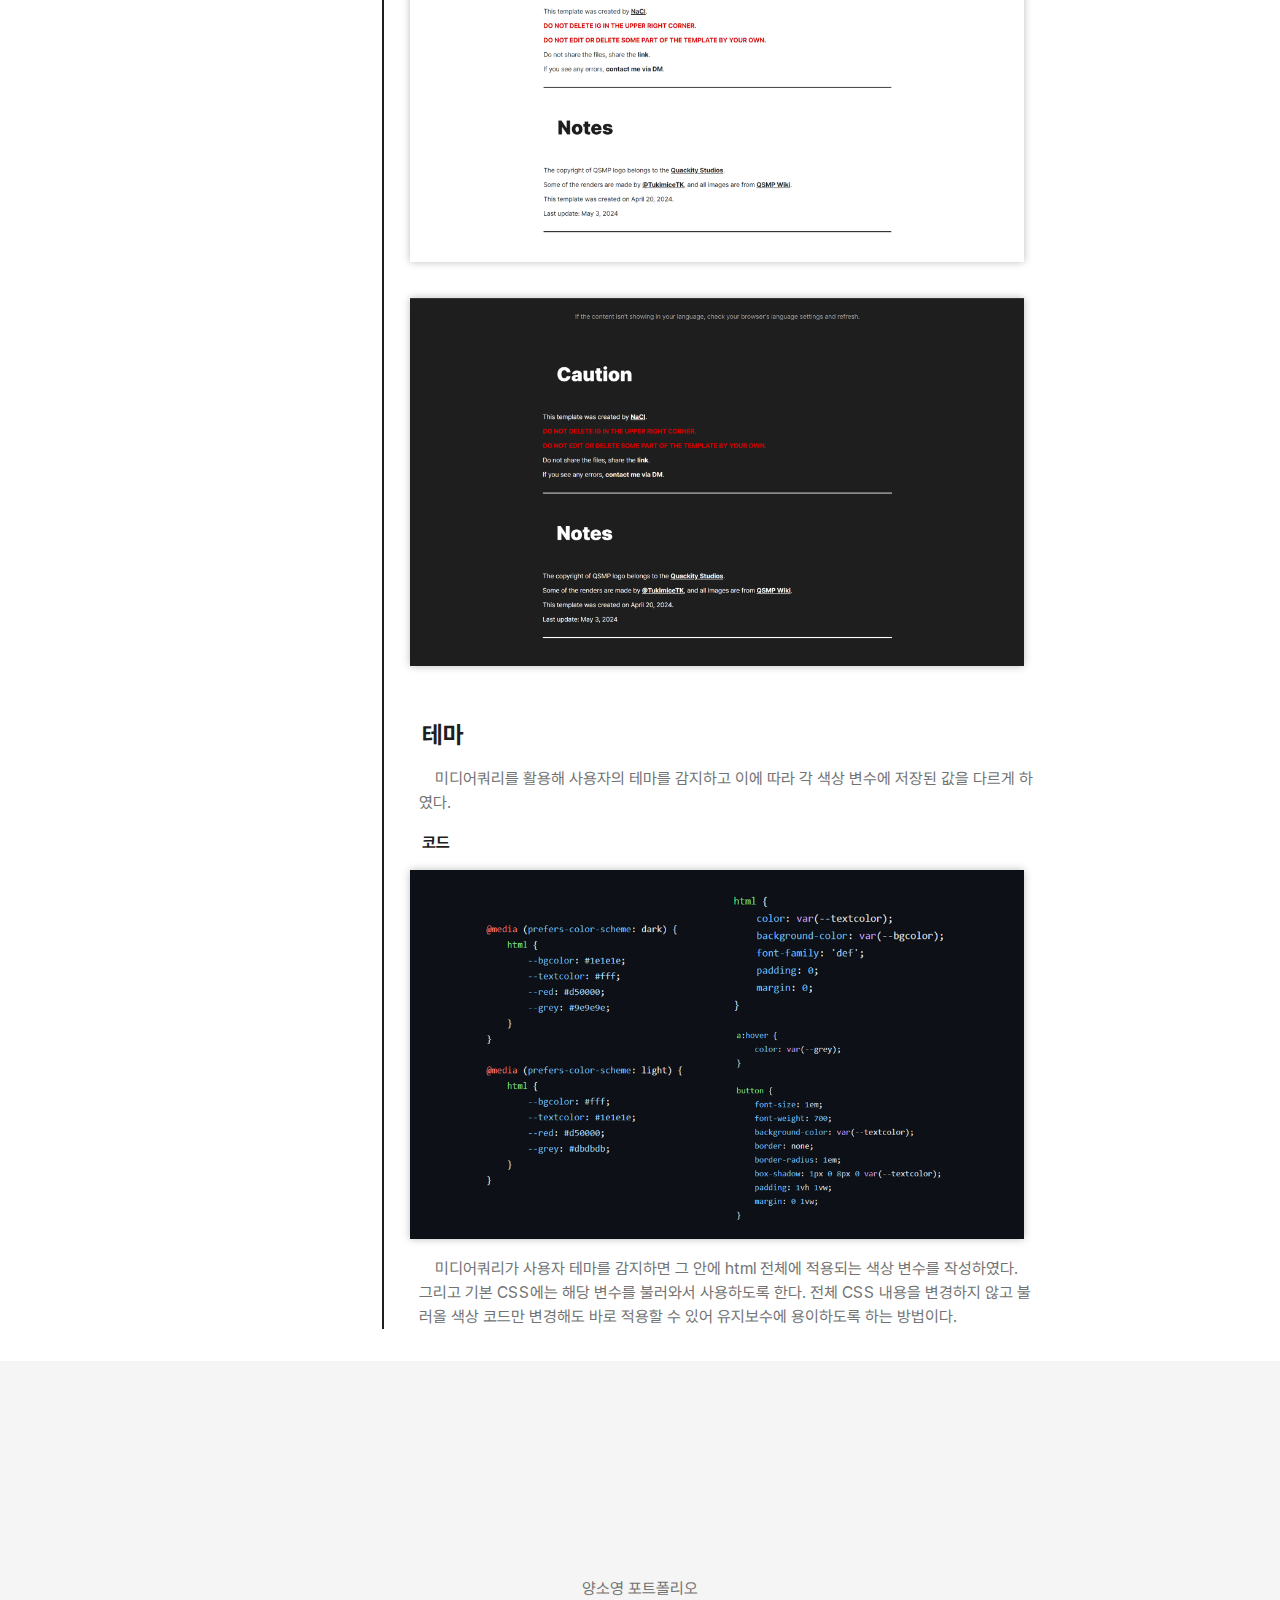
<file: portfolio/webpj/templates.html>
<html>
    <head>
        <link href="../web.css" rel="stylesheet">
        <title>webpj/templates</title>
    </head>
    <body>
        <nav id="nav">
            <a href="https://eneciel.github.io/portfolio"><p>프로필</p></a>
            <a href="#"><p>></p></a>
            <a href="../web.html"><p>포트폴리오</p></a>
            <a href="#"><p>></p></a>
            <a href="#"><h4>언어별 템플릿 배포 페이지</h4></a>
        </nav>
        <main>
            <h1>언어별 템플릿 배포 페이지</h1>
            <div class="row">
                <div class="filterButton"><h4>#DEV</h4></div>
                <div class="filterButton"><h4>#HTML&CSS</h4></div>
                <div class="filterButton"><h4>#JS</h4></div>
                <div class="filterButton"><h4>#DESIGN</h4></div>
            </div>
            <div class="row" style="padding-top: 4vh;">
                <a href="https://eneciel.github.io/QSMPtemplates" target="_blank"><button>사이트</button></a>
                <a href="https://github.com/eneciel/QSMPtemplates" target="_blank"><button>깃허브</button></a>
            </div>
            <div class="project">
                <div class="pj-header"><h3>개요</h3></div>
                <div class="pj-section">
                    <img src="../source/templates/main-01.png">
                    <p>
                        한국어로 제작했던 자기소개 디자인 템플릿을 각 언어별 버전을 만들어 배포하는 페이지를 제작하였다.
                        각 언어별로 섹션을 나누고 언어 클래스를 부여한 뒤 브라우저 언어를 감지해 해당하는 언어의 콘텐츠만 표시되도록 하였다.
                        또한 사용자의 테마가 라이트 모드인지 다크 모드인지 감지하고 이에 맞게 색상을 변경하도록 지정하였다.
                    </p>
                    <div style="padding: 1vh 0;">
                        <h4>기간:</h4>
                        <p>2024. 04. 29 ~ 2024. 05. 02</p>
                    </div>
                    <div style="padding: 1vh 0;">
                        <h4>사용:</h4>
                        <p>HTML, CSS, JS, VS CODE</p>
                    </div>
                </div>
            </div>
            <div class="project">
                <div class="pj-header"><h3>메인 기능 1- <br>브라우저 <br>언어 감지</h3></div>
                <div class="pj-section">
                    <img src="../source/templates/main-03.png">
                    <h2>브라우저 언어 감지</h2>
                    <p>
                        이전 브라우저의 콘텐츠 양 및 구조 문제로 인해 시도하지 못 했던 언어 감지 기능을 시도해 보았다. 
                    </p>
                    <h3>코드</h3>
                    <img src="../source/templates/function-02.png">
                    <img src="../source/templates/function-03.png">
                    <p>
                        언어별로 영역을 지정하고 해당 언어의 클래스를 부여한 뒤 내용을 작성하고, 모든 언어 클래스에 기본적으로 display: none 속성을 부여했다.
                    </p>
                    <img src="../source/templates/function-01.png">
                    <p>
                        브라우저의 내비게이션 언어 코드를 감지해 가져온 뒤 if-else if문을 돌려 일치하는 콘텐츠의 클래스가 보이도록 구성하였다. 
                        if문은 사용자가 적을 것으로 예상되는 언어 순으로 기재하고, 해당하는 언어가 없을 경우 영어가 나오도록 영어를 마지막 else에 작성하였다.
                    </p>
                </div>
            </div>
            <div class="project">
                <div class="pj-header"><h3>메인 기능 2- <br>테마</h3></div>
                <div class="pj-section">
                    <img src="../source/templates/main-04.png">
                    <img src="../source/templates/main-01.png">
                    <h2>테마</h2>
                    <p>
                        미디어쿼리를 활용해 사용자의 테마를 감지하고 이에 따라 각 색상 변수에 저장된 값을 다르게 하였다.
                    </p>
                    <h3>코드</h3>
                    <img src="../source/templates/function-04.png">
                    <p>
                        미디어쿼리가 사용자 테마를 감지하면 그 안에 html 전체에 적용되는 색상 변수를 작성하였다. 
                        그리고 기본 CSS에는 해당 변수를 불러와서 사용하도록 한다. 
                        전체 CSS 내용을 변경하지 않고 불러올 색상 코드만 변경해도 바로 적용할 수 있어 유지보수에 용이하도록 하는 방법이다.
                    </p>
                </div>
            </div>
        </main>
        <footer>
            <p>양소영 포트폴리오</p>
        </footer>

        <a href="#nav" id="TTT">
            <img src="../source/up-arrow-stick.svg">
        </a>
    </body>
</html>
</file>
<file: style.css>
@font-face {
    font-family: 'sans';
    src: url(source/PretendardVariable.woff2);
}

@media (prefers-color-scheme: light) {
    html {
        --primary: #AE46FF;
        --primary-lighten: #bf83ed;
        --bgcolor: #fff;
        --dark: #727272;
        --textcolor: #1e1e1e;
        --subtext: #2c2c2c;
    }
}

@media (prefers-color-scheme: dark) {
    html {
        --primary: #AE46FF;
        --primary-lighten: #5d2b84;
        --bgcolor: #1e1e1e;
        --dark: #727272;
        --textcolor: white;
        --subtext: #eee;
    }
}

html, body {
    color: var(--textcolor);
    background-color: var(--bgcolor);
    font-family: 'sans';
    padding: 0;
    margin: 0;
}

h1 {
    font-size: 3em;
    font-weight: 900;
    padding: 4vh 2vw 2vh;
    margin: 0;
}

h2 {
    font-size: 2em;
    font-weight: 700;
    padding: 2vh 2vw;
    margin: 0;
}

h3 {
    font-size: 1.25em;
    font-weight: 500;
    padding: 2vh 2vw;
    margin: 0;
}

h4 {
    font-size: 1em;
    font-weight: 500;
    padding: 0;
    margin: 0;
}

p {
    color: var(--subtext);
    font-size: 1em;
    font-weight: 400;
    line-height: 2.5;
    padding: 1vh 0;
    margin: 0;
}

a {
    color: var(--textcolor);
}

img {
    padding: 1vh;
}

#main {
    width: 60vw;
    margin: 4vh auto;
    scroll-snap-type: y mandatory;
}

.section {
    border: var(--primary) solid 2px;
    border-radius: 1em;
    box-sizing: border-box;
    margin: 4vh;
    display: flex;
    flex-direction: column;
    align-items: center;
    scroll-snap-align: center;
}

#profile {
    width: 16vw; 
    margin: 4vh 0 0; 
    border-radius: 2em;
}

#sodium {
    width: 36vw;
}

.row {
    padding: 2vh 0;
    display: flex;
    align-items: center;
}

button {
    color: var(--textcolor);
    background-color: var(--primary);
    border: none;
    border-radius: 999px;
    padding: 0 1vw;
}

button:hover {
    opacity: 0.8;
}

.types {
    min-width: 8vw;
    border: var(--primary) solid 2px;
    border-radius: 1em;
    padding: 1vh 1vw 2vh;
    margin: 0 2vh;
    display: flex;
    flex-direction: column;
    justify-content: center;
    align-items: center;
}

.types:hover {
    background-color: var(--primary);
}

.socialbox {
    display: flex;
    align-items: center;
}

.social {
    display: flex;
    padding: 0 1vw;
    align-items: center;
}

.social p {
    color: var(--textcolor);
}

.portfoliobox {
    display: flex;
    align-items: center;
}

details {
    background-color: var(--primary-lighten);
    box-shadow: 0 0 16px 0 var(--dark);
    border-radius: 3vh;
    margin: 4vh 0;
}

details .row {
    padding: 0;
}

.mobile-hidden {
    padding: 0 1vh;
}

summary {
    width: 48vw;
    height: 6vh;
    background-color: var(--primary-lighten);
    border-radius: 3vh;
    display: flex;
    justify-content: space-between;
    align-items: center;
}

summary img {
    padding: 0 1vw;
}

.teamsection {
    padding: 2vh 0;
    margin: 0 auto;
}

.teamheader {
    width: 48vw;
    display: flex;
    align-items: center;
    justify-content: space-between;
}

.teamcontent {
    width: 48vw;
}

.teamrow {
    display: flex;
    align-items: center;
}

.skillrow p {
    text-indent: 1em;
    line-height: 2em;
    padding: 0 1vh;
}
</file>
<file: mobile.css>
@font-face {
    font-family: 'sans';
    src: url(source/PretendardVariable.woff2);
}

@media (prefers-color-scheme: light) {
    html {
        --primary: #AE46FF;
        --primary-lighten: #bf83ed;
        --bgcolor: #fff;
        --dark: #727272;
        --textcolor: #1e1e1e;
        --subtext: #2c2c2c;
    }
}

@media (prefers-color-scheme: dark) {
    html {
        --primary: #AE46FF;
        --primary-lighten: #5d2b84;
        --bgcolor: #1e1e1e;
        --dark: #727272;
        --textcolor: white;
        --subtext: #eee;
    }
}

html, body {
    color: var(--textcolor);
    background-color: var(--bgcolor);
    font-family: 'sans';
    padding: 0;
    margin: 0;
}

h1 {
    font-size: 2.25em;
    font-weight: 900;
    padding: 4vh 2vw 2vh;
    margin: 0;
}

h2 {
    font-size: 1.5em;
    font-weight: 700;
    padding: 2vh 2vw;
    margin: 0;
}

h3 {
    font-size: 1.125em;
    font-weight: 500;
    padding: 1vh 2vw;
    margin: 0;
}

h4 {
    font-size: 1em;
    font-weight: 500;
    padding: 0;
    margin: 0;
}

p {
    color: var(--subtext);
    font-size: 1em;
    font-weight: 400;
    padding: 1vh 0;
    margin: 0;
}

a {
    color: var(--textcolor);
}

img {
    padding: 1vh;
}

#main {
    width: 96vw;
    margin: 4vh auto;
    scroll-snap-type: y mandatory;
}

.section {
    border: var(--primary) solid 2px;
    border-radius: 1em;
    box-sizing: border-box;
    margin: 4vh;
    display: flex;
    flex-direction: column;
    align-items: center;
    scroll-snap-align: center;
}

#profile {
    width: 40vw; 
    margin: 4vh 0 0; 
    border-radius: 2em;
}

#sodium {
    width: 64vw;
}

.row {
    padding: 1vh 0;
    display: flex;
    align-items: center;
}

button {
    color: var(--textcolor);
    background-color: var(--primary);
    border: none;
    border-radius: 999px;
    padding: 0 1vw;
}

button:hover {
    opacity: 0.8;
}

.types {
    border: var(--primary) solid 2px;
    border-radius: 1em;
    padding: 1vw;
    margin: 0 2vh;
    display: flex;
    flex-direction: column;
    justify-content: center;
    align-items: center;
}

.types:hover {
    background-color: var(--primary);
}

.socialbox {
    padding: 2vw 0;
    display: inline-flex;
    flex-direction: column;
    align-items: center;
}

.social {
    display: flex;
    padding: 0 1vw;
    align-items: center;
}

.social p {
    color: var(--textcolor);
    display: none;
}

.portfoliobox {
    padding: 2vw 0;
    display: inline-flex;
    flex-direction: column;
    align-items: center;
}

.types h4 {
    display: none;
}

details {
    background-color: var(--primary-lighten);
    box-shadow: 0 0 16px 0 var(--dark);
    box-sizing: border-box;
    border-radius: 3vh;
    margin: 4vh 0;
}

summary {
    width: 64vw;
    height: 6vh;
    box-sizing: border-box;
    background-color: var(--primary-lighten);
    border-radius: 3vh;
    padding: 0 1vh;
    display: flex;
    justify-content: space-between;
    align-items: center;
}

summary img {
    padding: 0;
}

details .row {
    width: 48vw;
    padding: 1vh;
    display: block;
}

details .row p {
    text-indent: 1em;
}

.mobile-hidden {
    display: none;
}

.teamsection {
    padding: 2vh 0;
    margin: 0 auto;
}

.teamheader {
    width: 64vw;
    display: flex;
    flex-direction: column;
    align-items: center;
}

.teamcontent {
    width: 64vw;
}

.teamrow {
    display: flex;
    flex-direction: column;
    padding: 1vh 0;
}

.skillrow p {
    text-indent: 1em;
    line-height: 2em;
    padding: 0 1vh;
}
</file>
<file: portfolio/web.css>
@font-face {
    font-family: 'pretendard';
    src: url(../source/PretendardVariable.woff2);
}

html, body {
    font-family: 'pretendard';
    padding: 0;
    margin: 0;
    --black-01: #1e1e1e;
    --black-02: #727272;
    --black-03: #bdbdbd;
    --white-01: #fff;
    --white-02: #f5f5f5;
    --white-03: #eee;
    --primary: #9747FF;
    scroll-behavior: smooth;
    word-break: keep-all;
}

h1 {
    color: var(--black-01);
    font-size: 2em;
    font-weight: 900;
    padding: 4vh 1vw 2vh;
    margin: 0;
}

h2 {
    color: var(--black-01);
    font-size: 1.5em;
    font-weight: 700;
    padding: 4vh 1vw 2vh;
    margin: 0;
}

h3 {
    color: var(--black-01);
    font-size: 1em;
    font-weight: 700;
    padding: 2vh 1vw 0;
    margin: 0;
}

h4 {
    color: var(--black-01);
    font-size: 1em;
    font-weight: 700;
    padding: 0;
    margin: 0;
}

p {
    color: var(--black-02);
    font-size: 1em;
    font-weight: 400;
    line-height: 1.5;
    padding: 0 1vh;
    margin: 0;
}

a {
    color: var(--black-01);
    text-decoration: none;
    font-size: 1em;
    font-weight: 400;
    padding: 0 1em;
    margin: 0;
}

nav {
    background: var(--white-03);
    padding: 12vh 20vw 4vh;
    display: flex;
    align-items: center;
}

main {
    width: 60vw;
    margin: 0 auto;
}

#icon {
    width: 1em;
    height: 1em;
    box-shadow: none;
    padding-right: 8px;
    margin: 0;
}

.filterButton {
    min-width: 6vw;
    height: 4vh;
    background-color: var(--white-02);
    padding: 0 1em;
    margin: 1vh;
    display: flex;
    justify-content: center;
    align-items: center;
    border: none;
    border-radius: 999px;
}

.filterButton:hover {
    background-color: var(--primary);
    transition: all 300ms;
}

.filterButton:hover h4 {
    color: var(--white-03);
    transition: all 300ms;
}

.row {
    display: flex;
}

.active {
    background-color: var(--primary);
    transition: all 300ms;
}

.active h4 {
    color: var(--white-03);
}

.project {
    width: 60vw;
    padding: 2em 0;
    display: flex;
}

.project:hover .pj-preview img {
    box-shadow: 0 4px 8px 0 var(--black-02);
    transition: all 300ms;
}

.pj-header {
    width: 10vw;
    border-right: var(--black-01) solid 2px;
}

.pj-preview {
    width: 48vw;
    padding: 0 1em;
    display: flex;
    justify-content: space-between;
}

.pj-preview img {
    width: 15vw;
    height: auto;
    box-shadow: 0 0 8px 0 var(--black-03);
}

.pj-section {
    width: 48vw;
    display: flex;
    flex-direction: column;
    margin-left: 2vw;
}

.pj-section img {
    width: 48vw;
    box-shadow: 0 0 8px 0 var(--black-03);
    margin: 2vh 0;
}

.pj-section p {
    width: 48vw;
    word-break: break-word;
    text-indent: 1em;
}

button {
    color: var(--white-03);
    font-weight: 700;
    background-color: var(--primary);
    border: none;
    border-radius: 1em;
    padding: 1vh 2vw;
    cursor: pointer;
}

footer {
    background-color: var(--white-02);
    padding: 24vh 0;
    margin: 0;
    display: flex;
    justify-content: center;
    align-items: center;
}

#TTT {
    width: 3vw;
    height: 3vw;
    background-color: var(--white-03);
    border-radius: 999px;
    box-shadow: 0 0 8px 0 var(--black-03);
    padding: 0.5vh;
    display: flex;
    justify-content: center;
    align-items: center;
    position: fixed;
    bottom: 2vw;
    right: 2vw;
}
</file>
<file: portfolio/webmobile.css>
@font-face {
    font-family: 'pretendard';
    src: url(../source/PretendardVariable.woff2);
}

html, body {
    font-family: 'pretendard';
    padding: 0;
    margin: 0;
    --black-01: #1e1e1e;
    --black-02: #727272;
    --black-03: #bdbdbd;
    --white-01: #fff;
    --white-02: #f5f5f5;
    --white-03: #eee;
    --primary: #9747FF;
    scroll-behavior: smooth;
}

h1 {
    color: var(--black-01);
    font-size: 2em;
    font-weight: 900;
    padding: 4vh 1vw 2vh;
    margin: 0;
}

h2 {
    color: var(--black-01);
    font-size: 1.5em;
    font-weight: 700;
    padding: 4vh 1vw 2vh;
    margin: 0;
}

h3 {
    color: var(--black-01);
    font-size: 1em;
    font-weight: 700;
    padding: 2vh 1vw 0;
    margin: 0;
}

h4 {
    color: var(--black-01);
    font-size: 1em;
    font-weight: 700;
    padding: 0;
    margin: 0;
}

p {
    color: var(--black-02);
    font-size: 1em;
    font-weight: 400;
    padding: 0 1vh;
    margin: 0;
}

a {
    color: var(--black-01);
    text-decoration: none;
    font-size: 1em;
    font-weight: 400;
    padding: 0 1vh;
    margin: 0;
}

nav {
    background: var(--white-03);
    padding: 12vh 20vw 4vh;
    display: flex;
    align-items: center;
}

main {
    width: 60vw;
    margin: 0 auto;
}

.filterButton {
    min-width: 6vw;
    height: 4vh;
    background-color: var(--white-02);
    padding: 0 1em;
    margin: 1vh;
    display: flex;
    justify-content: center;
    align-items: center;
    border: none;
    border-radius: 999px;
}

.filterButton:hover {
    background-color: var(--primary);
    transition: all 300ms;
}

.filterButton:hover h4 {
    color: var(--white-03);
    transition: all 300ms;
}

.row {
    display: flex;
}

.active {
    background-color: var(--primary);
    transition: all 300ms;
}

.active h4 {
    color: var(--white-03);
}

.project {
    width: 60vw;
    padding: 8vh 0;
    display: flex;
}

.project:hover .pj-preview img {
    box-shadow: 0 4px 8px 0 var(--black-02);
    transition: all 300ms;
}

.pj-header {
    width: 10vw;
    border-right: var(--black-01) solid 2px;
}

.pj-preview {
    width: 48vw;
    padding: 0 1vw;
    display: flex;
    justify-content: space-between;
}

.pj-preview img {
    width: 15vw;
    height: auto;
    box-shadow: 0 0 8px 0 var(--black-03);
}

.pj-section {
    width: 48vw;
    display: flex;
    flex-direction: column;
    margin-left: 2vw;
}

.pj-section img {
    width: 48vw;
    box-shadow: 0 0 8px 0 var(--black-03);
    margin: 2vh 0;
}

.pj-section p {
    width: 48vw;
    word-break: break-word;
    text-indent: 1em;
}

button {
    color: var(--white-03);
    font-weight: 700;
    background-color: var(--primary);
    border: none;
    border-radius: 1em;
    padding: 1vh 2vw;
    cursor: pointer;
}

footer {
    background-color: var(--white-02);
    padding: 24vh 0;
    margin: 0;
    display: flex;
    justify-content: center;
    align-items: center;
}

#TTT {
    width: 3vw;
    height: 3vw;
    background-color: var(--white-03);
    border-radius: 999px;
    box-shadow: 0 0 8px 0 var(--black-03);
    padding: 0.5vh;
    display: flex;
    justify-content: center;
    align-items: center;
    position: fixed;
    bottom: 2vw;
    right: 2vw;
}
</file>
